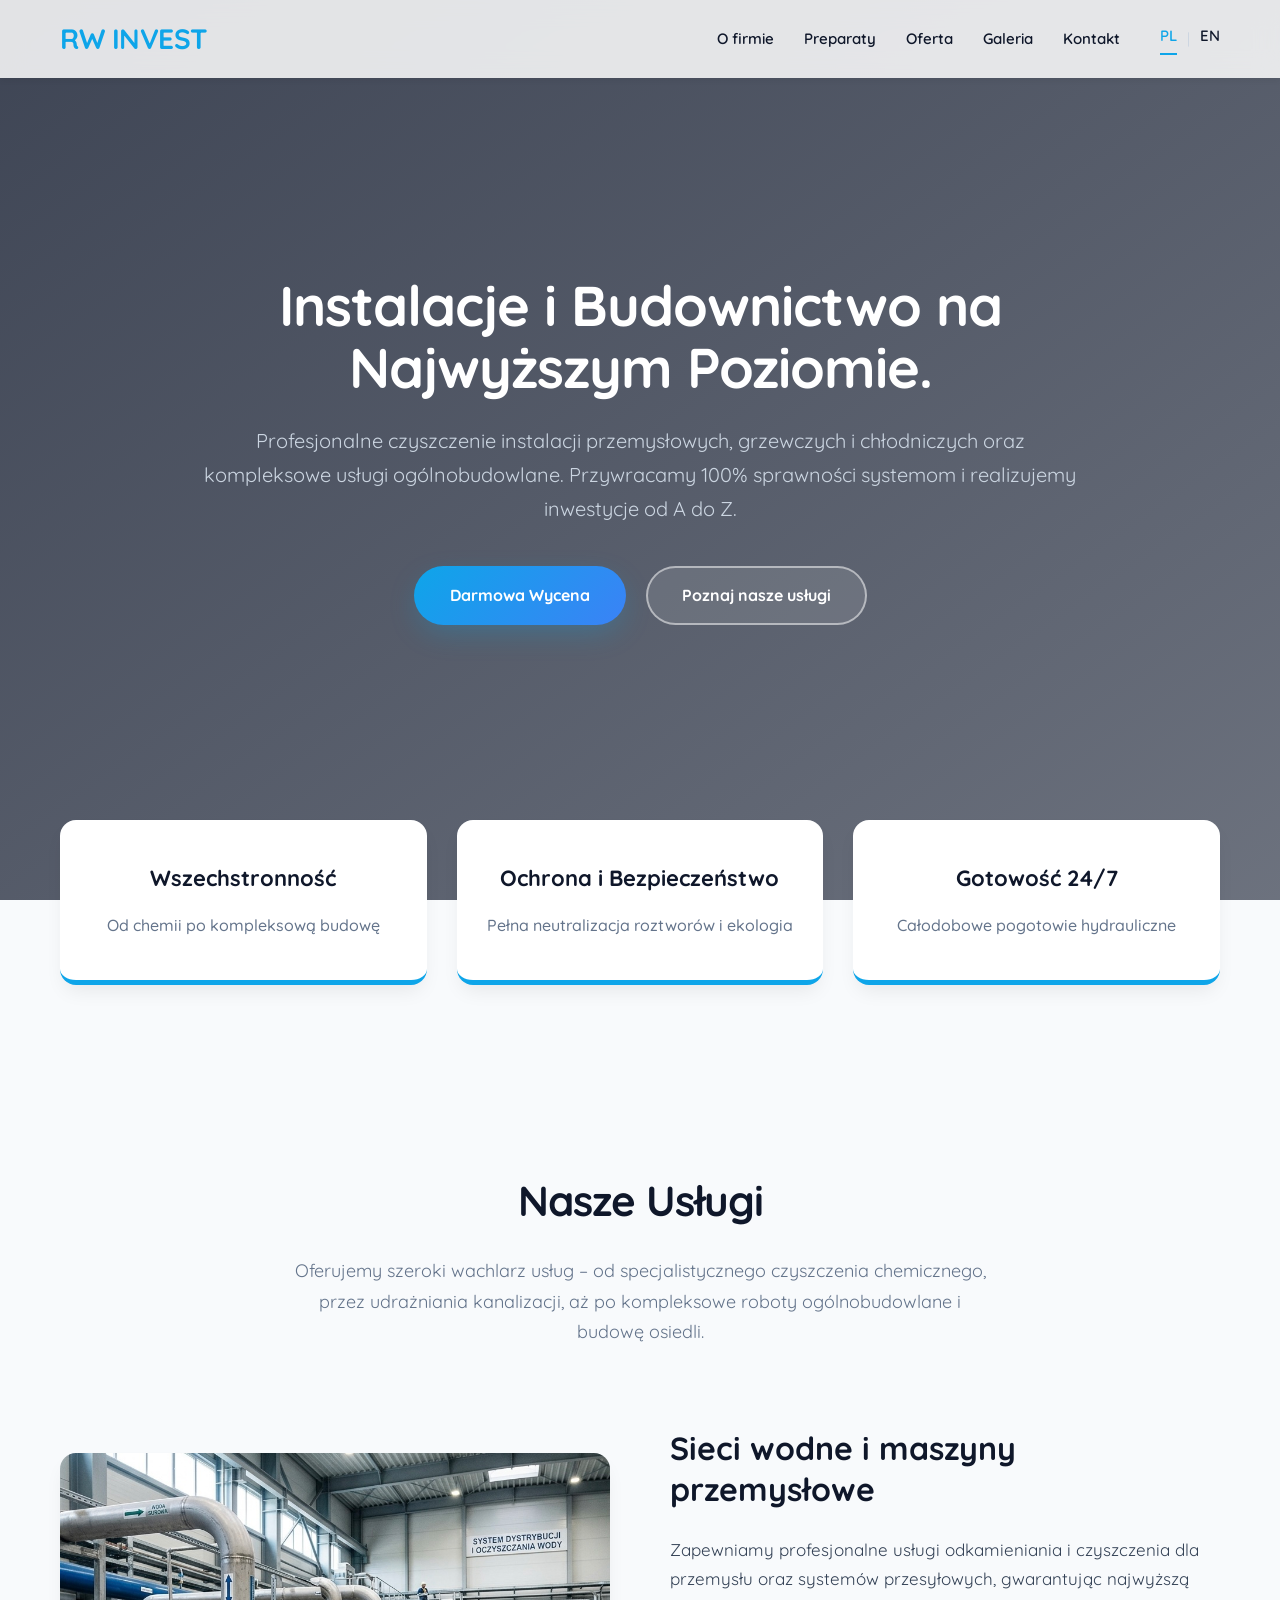
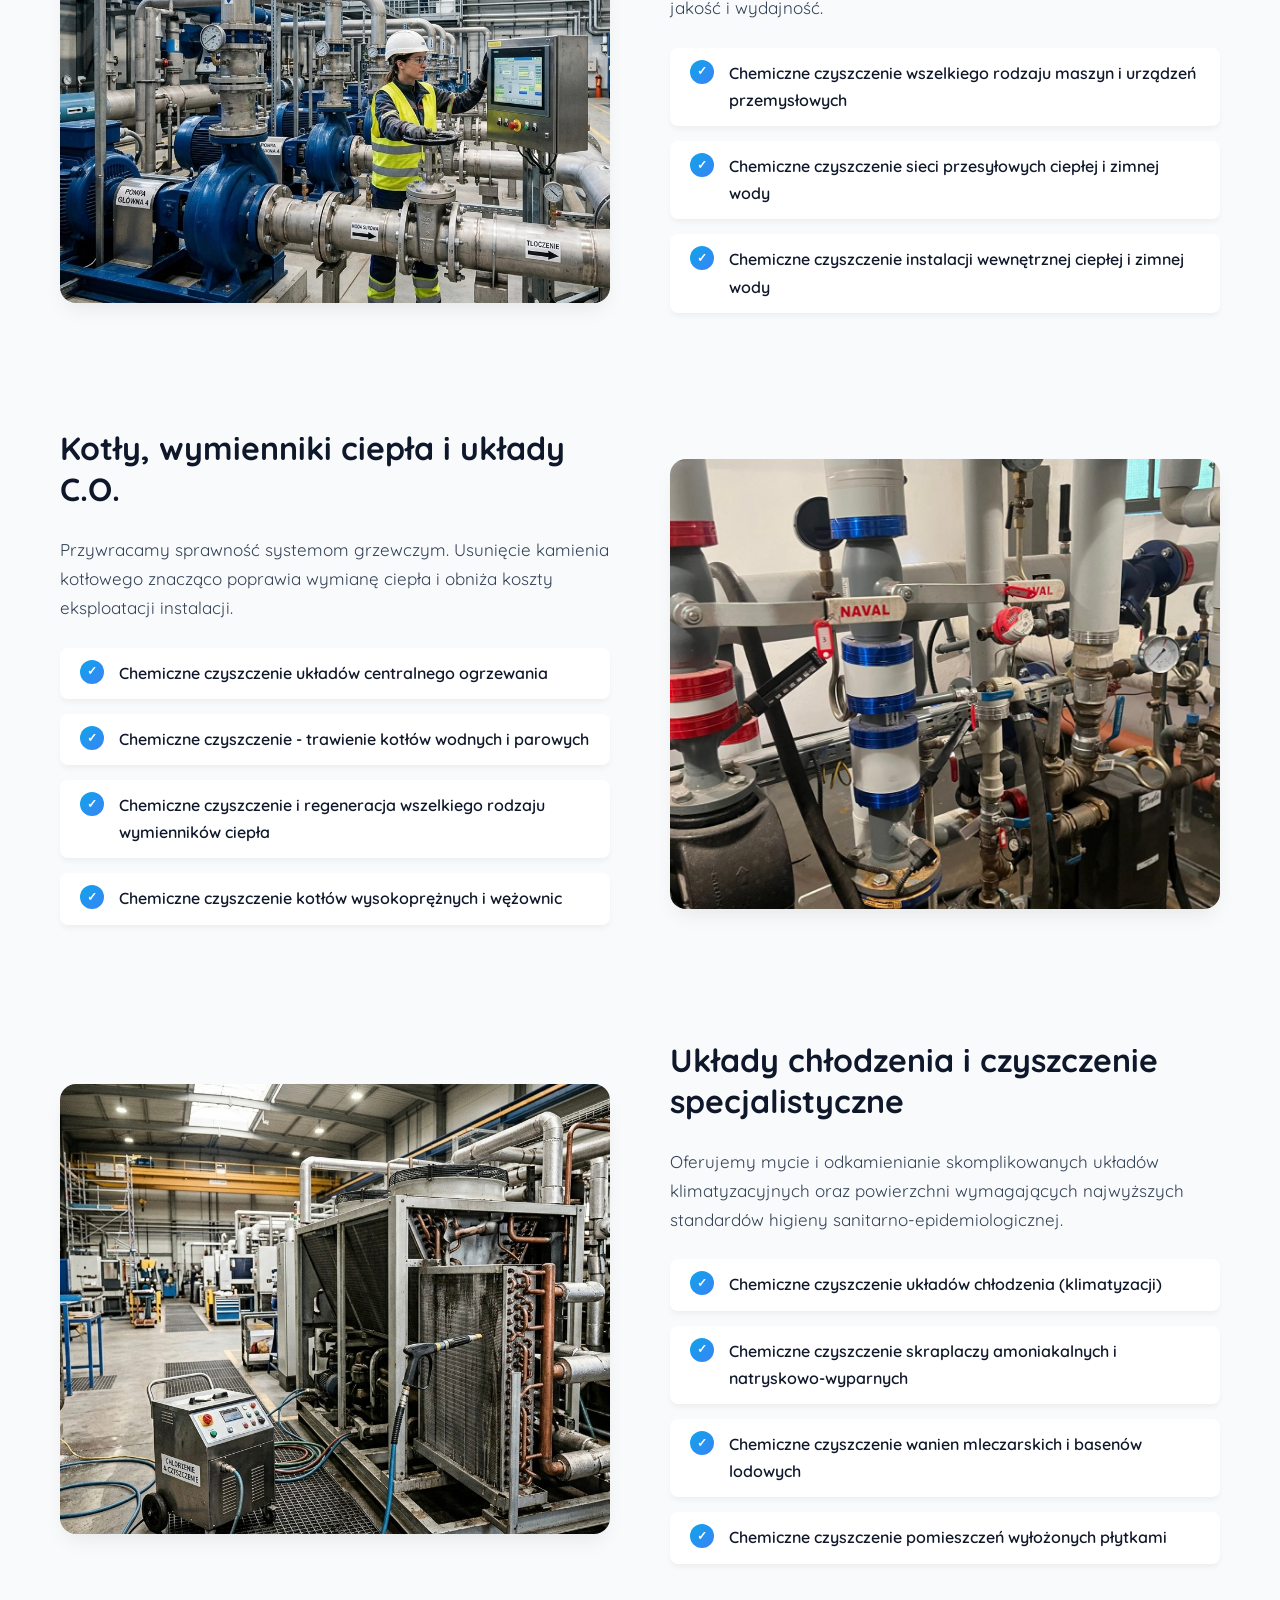
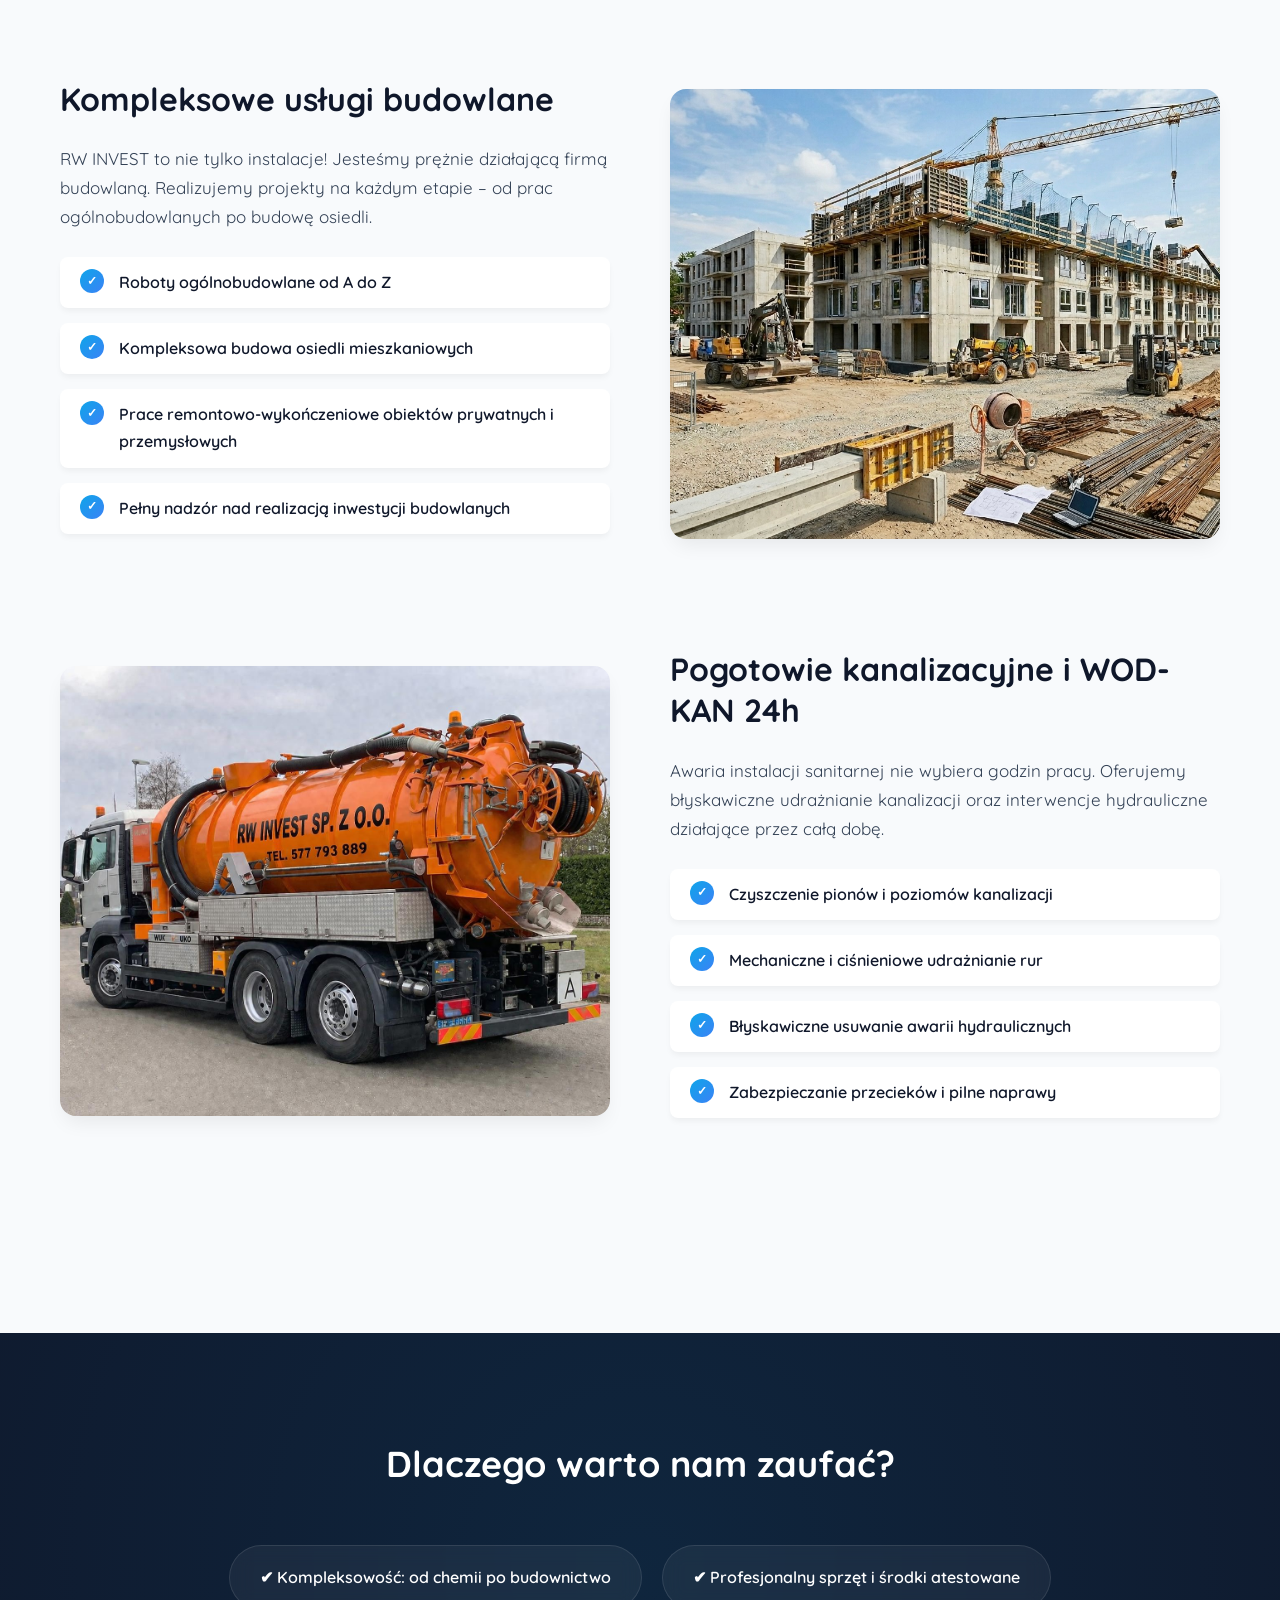
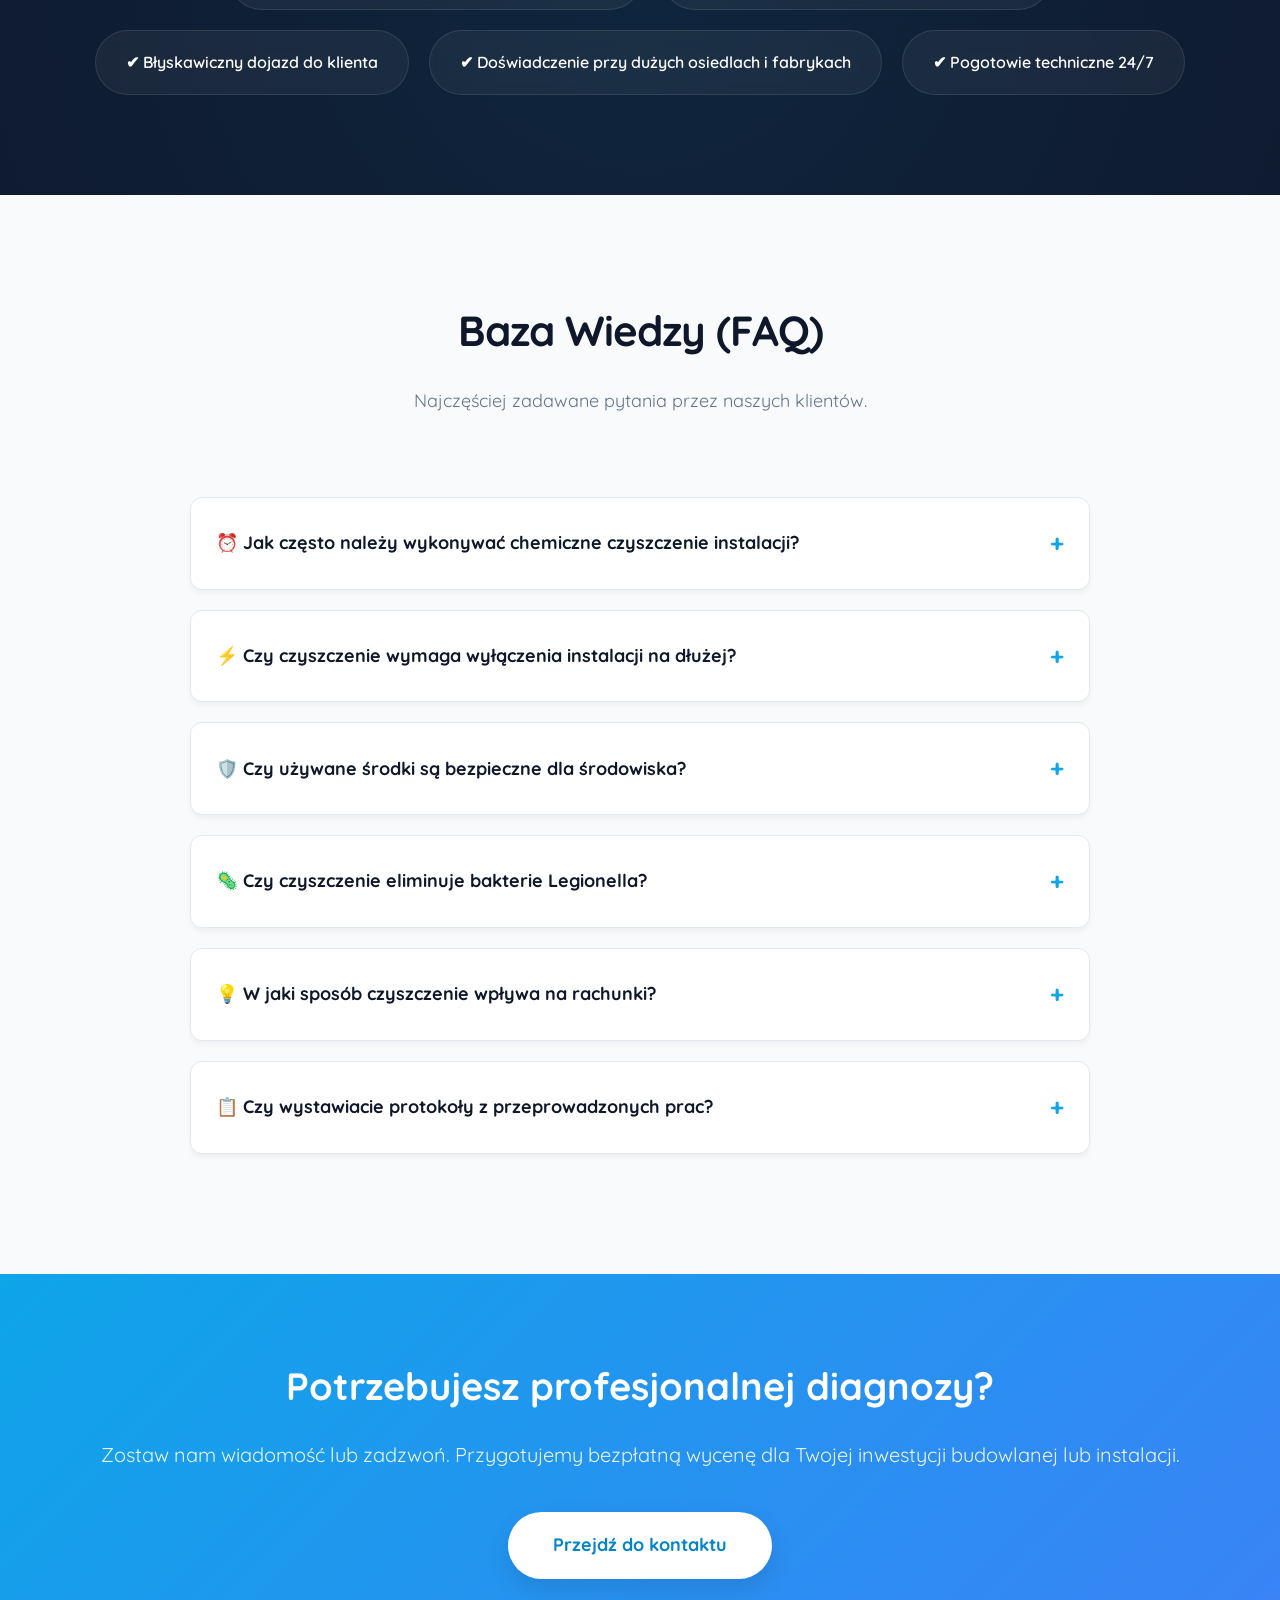
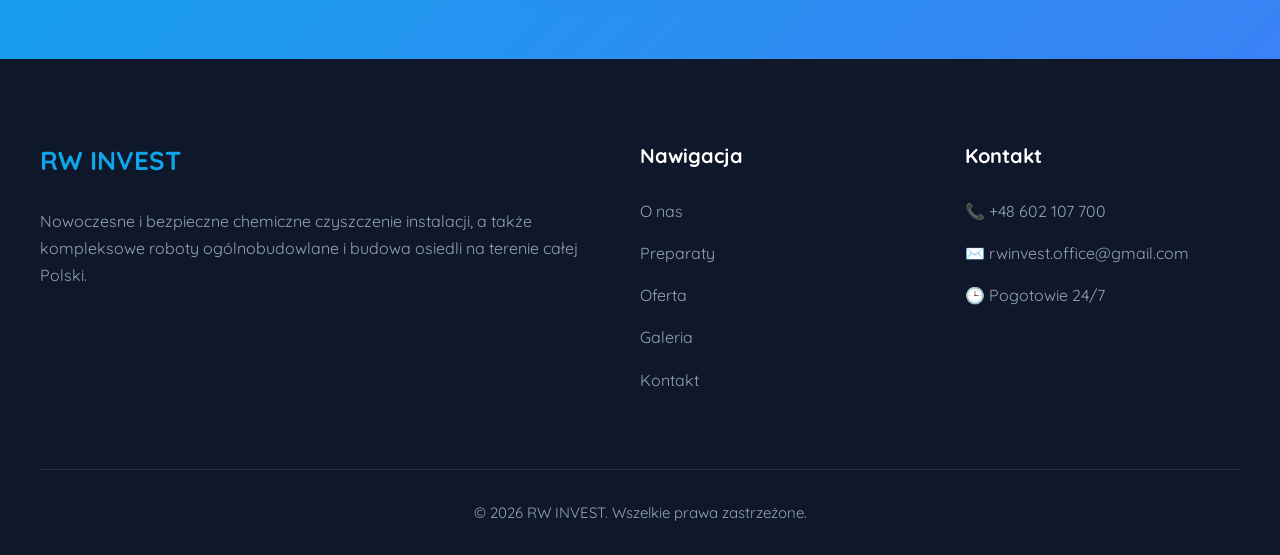
<file: index.html>
<!DOCTYPE html>
<html lang="pl">
<head>
    <meta charset="UTF-8">
    <meta name="viewport" content="width=device-width, initial-scale=1.0">
    <title>RW INVEST - Chemiczne Czyszczenie Instalacji i Usługi Budowlane</title>

    <link rel="icon" type="image/png" href="favicon.png">

    <meta name="description" content="RW INVEST - profesjonalne chemiczne czyszczenie instalacji przemysłowych, kotłów, wymienników ciepła oraz kompleksowe usługi ogólnobudowlane i budowa osiedli. Zaufaj ekspertom z wieloletnim doświadczeniem.">
    <meta name="keywords" content="RW INVEST, chemiczne czyszczenie instalacji, odkamienianie wymienników, roboty budowlane, budowa osiedli, czyszczenie przemysłowe, pogotowie kanalizacyjne">
    <meta name="author" content="RW INVEST">
    <link href="https://fonts.googleapis.com/css2?family=Quicksand:wght@400;500;600;700&display=swap" rel="stylesheet">
    <link rel="stylesheet" href="style.css">
</head>
<body>

    <header>
        <div class="nav-container">
            <a href="index.html" class="logo">RW INVEST</a>

            <div class="menu-toggle" id="mobile-menu">
                <span class="bar"></span>
                <span class="bar"></span>
                <span class="bar"></span>
            </div>

            <ul class="nav-menu">
                <li><a href="o-firmie.html">O firmie</a></li>
                <li><a href="preparaty.html">Preparaty</a></li>
                <li><a href="uslugi.html">Oferta</a></li>
                <li><a href="galeria.html">Galeria</a></li>
                <li><a href="kontakt.html">Kontakt</a></li>

                <li class="lang-switcher">
                    <a href="#" class="active">PL</a>
                    <span class="lang-separator">|</span>
                    <a href="index-en.html">EN</a>
                </li>
            </ul>
        </div>
    </header>

    <section class="hero">
        <div class="hero-bg"></div>
        <div class="hero-overlay"></div>
        <div class="hero-content">
            <h1>Instalacje i Budownictwo na Najwyższym Poziomie.</h1>
            <p>Profesjonalne czyszczenie instalacji przemysłowych, grzewczych i chłodniczych oraz kompleksowe usługi ogólnobudowlane. Przywracamy 100% sprawności systemom i realizujemy inwestycje od A do Z.</p>
            <div class="hero-buttons">
                <a href="kontakt.html" class="btn-primary">Darmowa Wycena</a>
                <a href="#services" class="btn-outline">Poznaj nasze usługi</a>
            </div>
        </div>
    </section>

    <div class="features-wrapper">
        <div class="feature-box reveal delay-1">
            <h4>Wszechstronność</h4>
            <p>Od chemii po kompleksową budowę</p>
        </div>
        <div class="feature-box reveal delay-2">
            <h4>Ochrona i Bezpieczeństwo</h4>
            <p>Pełna neutralizacja roztworów i ekologia</p>
        </div>
        <div class="feature-box reveal delay-3">
            <h4>Gotowość 24/7</h4>
            <p>Całodobowe pogotowie hydrauliczne</p>
        </div>
    </div>

    <section class="section" id="services">
        <div class="section-header reveal">
            <h2>Nasze Usługi</h2>
            <p>Oferujemy szeroki wachlarz usług – od specjalistycznego czyszczenia chemicznego, przez udrażniania kanalizacji, aż po kompleksowe roboty ogólnobudowlane i budowę osiedli.</p>
        </div>

        <div class="service-row reveal">
            <div class="service-text">
                <h2>Sieci wodne i maszyny przemysłowe</h2>
                <p>Zapewniamy profesjonalne usługi odkamieniania i czyszczenia dla przemysłu oraz systemów przesyłowych, gwarantując najwyższą jakość i wydajność.</p>
                <ul class="service-list">
                    <li>Chemiczne czyszczenie wszelkiego rodzaju maszyn i urządzeń przemysłowych</li>
                    <li>Chemiczne czyszczenie sieci przesyłowych ciepłej i zimnej wody</li>
                    <li>Chemiczne czyszczenie instalacji wewnętrznej ciepłej i zimnej wody</li>
                </ul>
            </div>
            <div class="service-image">
                <img src="img/sieci_wodne.jpg" alt="Czyszczenie maszyn i sieci wodnych">
            </div>
        </div>

        <div class="service-row reveal">
            <div class="service-text">
                <h2>Kotły, wymienniki ciepła i układy C.O.</h2>
                <p>Przywracamy sprawność systemom grzewczym. Usunięcie kamienia kotłowego znacząco poprawia wymianę ciepła i obniża koszty eksploatacji instalacji.</p>
                <ul class="service-list">
                    <li>Chemiczne czyszczenie układów centralnego ogrzewania</li>
                    <li>Chemiczne czyszczenie - trawienie kotłów wodnych i parowych</li>
                    <li>Chemiczne czyszczenie i regeneracja wszelkiego rodzaju wymienników ciepła</li>
                    <li>Chemiczne czyszczenie kotłów wysokoprężnych i wężownic</li>
                </ul>
            </div>
            <div class="service-image">
                <img src="img/wymiennik.JPG" alt="Kotły i wymienniki ciepła">
            </div>
        </div>

        <div class="service-row reveal">
            <div class="service-text">
                <h2>Układy chłodzenia i czyszczenie specjalistyczne</h2>
                <p>Oferujemy mycie i odkamienianie skomplikowanych układów klimatyzacyjnych oraz powierzchni wymagających najwyższych standardów higieny sanitarno-epidemiologicznej.</p>
                <ul class="service-list">
                    <li>Chemiczne czyszczenie układów chłodzenia (klimatyzacji)</li>
                    <li>Chemiczne czyszczenie skraplaczy amoniakalnych i natryskowo-wyparnych</li>
                    <li>Chemiczne czyszczenie wanien mleczarskich i basenów lodowych</li>
                    <li>Chemiczne czyszczenie pomieszczeń wyłożonych płytkami</li>
                </ul>
            </div>
            <div class="service-image">
                <img src="img/układy_chłodzenia.jpg" alt="Układy chłodzenia">
            </div>
        </div>

        <div class="service-row reveal">
            <div class="service-text">
                <h2>Kompleksowe usługi budowlane</h2>
                <p>RW INVEST to nie tylko instalacje! Jesteśmy prężnie działającą firmą budowlaną. Realizujemy projekty na każdym etapie – od prac ogólnobudowlanych po budowę osiedli.</p>
                <ul class="service-list">
                    <li>Roboty ogólnobudowlane od A do Z</li>
                    <li>Kompleksowa budowa osiedli mieszkaniowych</li>
                    <li>Prace remontowo-wykończeniowe obiektów prywatnych i przemysłowych</li>
                    <li>Pełny nadzór nad realizacją inwestycji budowlanych</li>
                </ul>
            </div>
            <div class="service-image">
                <img src="img/budowa.jpg" alt="Roboty budowlane i budowa osiedli">
            </div>
        </div>

        <div class="service-row reveal">
            <div class="service-text">
                <h2>Pogotowie kanalizacyjne i WOD-KAN 24h</h2>
                <p>Awaria instalacji sanitarnej nie wybiera godzin pracy. Oferujemy błyskawiczne udrażnianie kanalizacji oraz interwencje hydrauliczne działające przez całą dobę.</p>
                <ul class="service-list">
                    <li>Czyszczenie pionów i poziomów kanalizacji</li>
                    <li>Mechaniczne i ciśnieniowe udrażnianie rur</li>
                    <li>Błyskawiczne usuwanie awarii hydraulicznych</li>
                    <li>Zabezpieczanie przecieków i pilne naprawy</li>
                </ul>
            </div>
            <div class="service-image">
                <img src="img/truck.jpg" alt="Pogotowie 24h">
            </div>
        </div>
    </section>

    <section class="why-us-section">
        <h2 class="reveal" style="font-size: 36px; margin-bottom: 20px;">Dlaczego warto nam zaufać?</h2>
        <div class="why-us-grid reveal delay-1">
            <div class="why-us-item">✔ Kompleksowość: od chemii po budownictwo</div>
            <div class="why-us-item">✔ Profesjonalny sprzęt i środki atestowane</div>
            <div class="why-us-item">✔ Błyskawiczny dojazd do klienta</div>
            <div class="why-us-item">✔ Doświadczenie przy dużych osiedlach i fabrykach</div>
            <div class="why-us-item">✔ Pogotowie techniczne 24/7</div>
        </div>
    </section>

    <section class="faq-section" id="faq">
        <div class="section-header reveal">
            <h2>Baza Wiedzy (FAQ)</h2>
            <p>Najczęściej zadawane pytania przez naszych klientów.</p>
        </div>
        <div class="faq-container reveal delay-1">
            
            <div class="faq-item">
                <div class="faq-question">⏰ Jak często należy wykonywać chemiczne czyszczenie instalacji? <span class="icon">+</span></div>
                <div class="faq-answer">
                    <p><br>Dla instalacji w budynkach wielorodzinnych i hotelach zaleca się czyszczenie co 2–5 lat. W obiektach o podwyższonym ryzyku sanitarnym (np. szpitale) – nawet co 12–24 miesiące.<br><br></p>
                </div>
            </div>

            <div class="faq-item">
                <div class="faq-question">⚡ Czy czyszczenie wymaga wyłączenia instalacji na dłużej? <span class="icon">+</span></div>
                <div class="faq-answer">
                    <p><br>Typowy proces chemicznego czyszczenia trwa od kilku godzin do jednego dnia roboczego. W przypadku dużych instalacji harmonogram prac ustalamy indywidualnie, np. na weekend.<br><br></p>
                </div>
            </div>

            <div class="faq-item">
                <div class="faq-question">🛡️ Czy używane środki są bezpieczne dla środowiska? <span class="icon">+</span></div>
                <div class="faq-answer">
                    <p><br>Tak, stosujemy wyłącznie atestowane, niekorozyjne preparaty. Po procesie przeprowadzamy pełną neutralizację chemiczną i dokładne płukanie, co gwarantuje 100% bezpieczeństwa.<br><br></p>
                </div>
            </div>

            <div class="faq-item">
                <div class="faq-question">🦠 Czy czyszczenie eliminuje bakterie Legionella? <span class="icon">+</span></div>
                <div class="faq-answer">
                    <p><br>Zdecydowanie tak. Nasze chemiczne płukanie instalacji C.W.U. skutecznie usuwa biofilm, który jest głównym siedliskiem i pożywką dla bakterii Legionella.<br><br></p>
                </div>
            </div>

            <div class="faq-item">
                <div class="faq-question">💡 W jaki sposób czyszczenie wpływa na rachunki? <span class="icon">+</span></div>
                <div class="faq-answer">
                    <p><br>Osady z kamienia kotłowego działają jak izolator. Ich usunięcie poprawia wymianę ciepła, co może obniżyć zużycie energii potrzebnej do ogrzewania lub chłodzenia nawet o 15–20%.<br><br></p>
                </div>
            </div>

            <div class="faq-item">
                <div class="faq-question">📋 Czy wystawiacie protokoły z przeprowadzonych prac? <span class="icon">+</span></div>
                <div class="faq-answer">
                    <p><br>Każde zlecenie zamykamy oficjalnym raportem technicznym oraz protokołem. Dla instytucji przygotowujemy wymaganą dokumentację do przedłożenia w Sanepidzie i innych organach kontrolnych.<br><br></p>
                </div>
            </div>

        </div>
    </section>

    <section class="cta-contact reveal">
        <h2>Potrzebujesz profesjonalnej diagnozy?</h2>
        <p>Zostaw nam wiadomość lub zadzwoń. Przygotujemy bezpłatną wycenę dla Twojej inwestycji budowlanej lub instalacji.</p>
        <a href="kontakt.html" class="btn-cta">Przejdź do kontaktu</a>
    </section>

    <footer>
        <div class="footer-grid">
            <div class="footer-col">
                <h4 style="color: var(--primary); font-size: 26px;">RW INVEST</h4>
                <p>Nowoczesne i bezpieczne chemiczne czyszczenie instalacji, a także kompleksowe roboty ogólnobudowlane i budowa osiedli na terenie całej Polski.</p>
            </div>
            <div class="footer-col">
                <h4>Nawigacja</h4>
                <ul>
                    <li><a href="o-firmie.html">O nas</a></li>
                    <li><a href="preparaty.html">Preparaty</a></li>
                    <li><a href="uslugi.html">Oferta</a></li>
                    <li><a href="galeria.html">Galeria</a></li>
                    <li><a href="kontakt.html">Kontakt</a></li>
                </ul>
            </div>
            <div class="footer-col">
                <h4>Kontakt</h4>
                <ul>
                    <li>📞 +48 602 107 700</li>
                    <li>✉️ rwinvest.office@gmail.com</li>
                    <li>🕒 Pogotowie 24/7</li>
                </ul>
            </div>
        </div>
        <div class="footer-bottom">
            <p>&copy; 2026 RW INVEST. Wszelkie prawa zastrzeżone.</p>
        </div>
    </footer>

    <script src="script.js"></script>
</body>
</html>
</file>
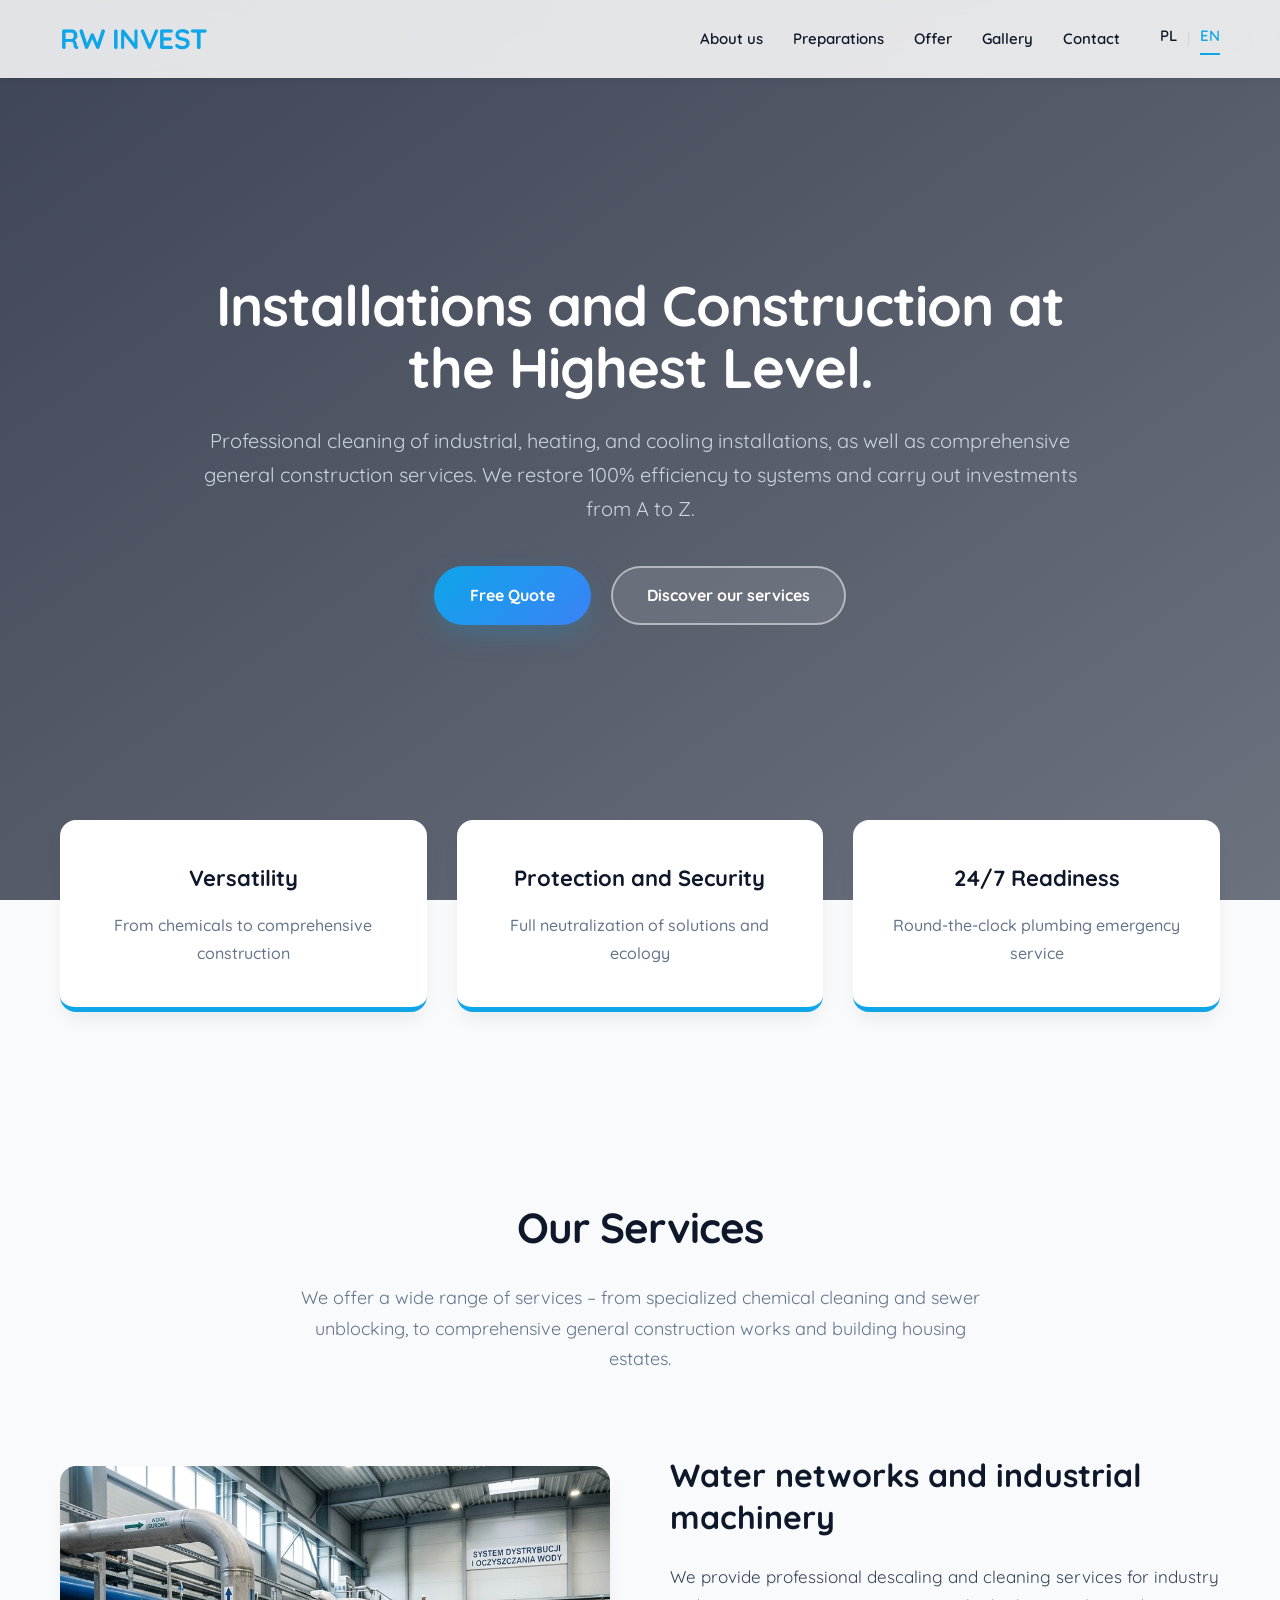
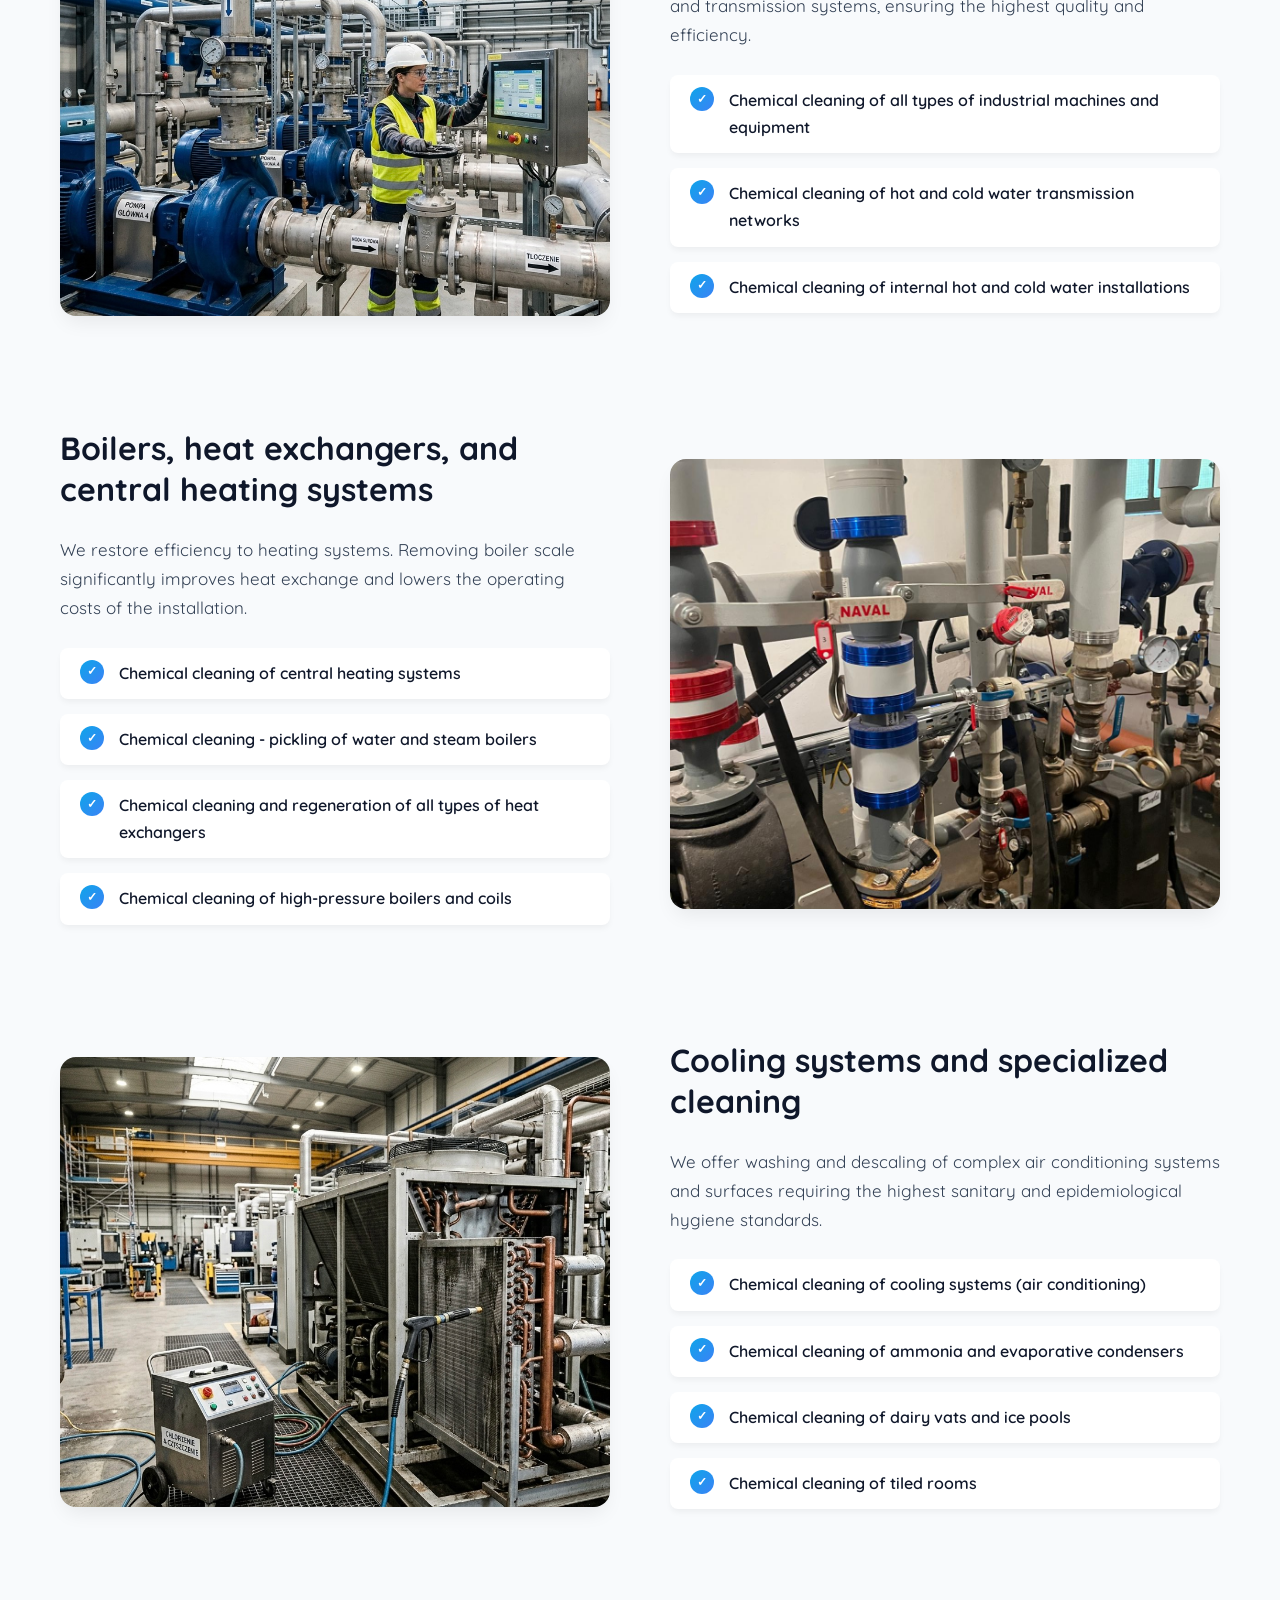
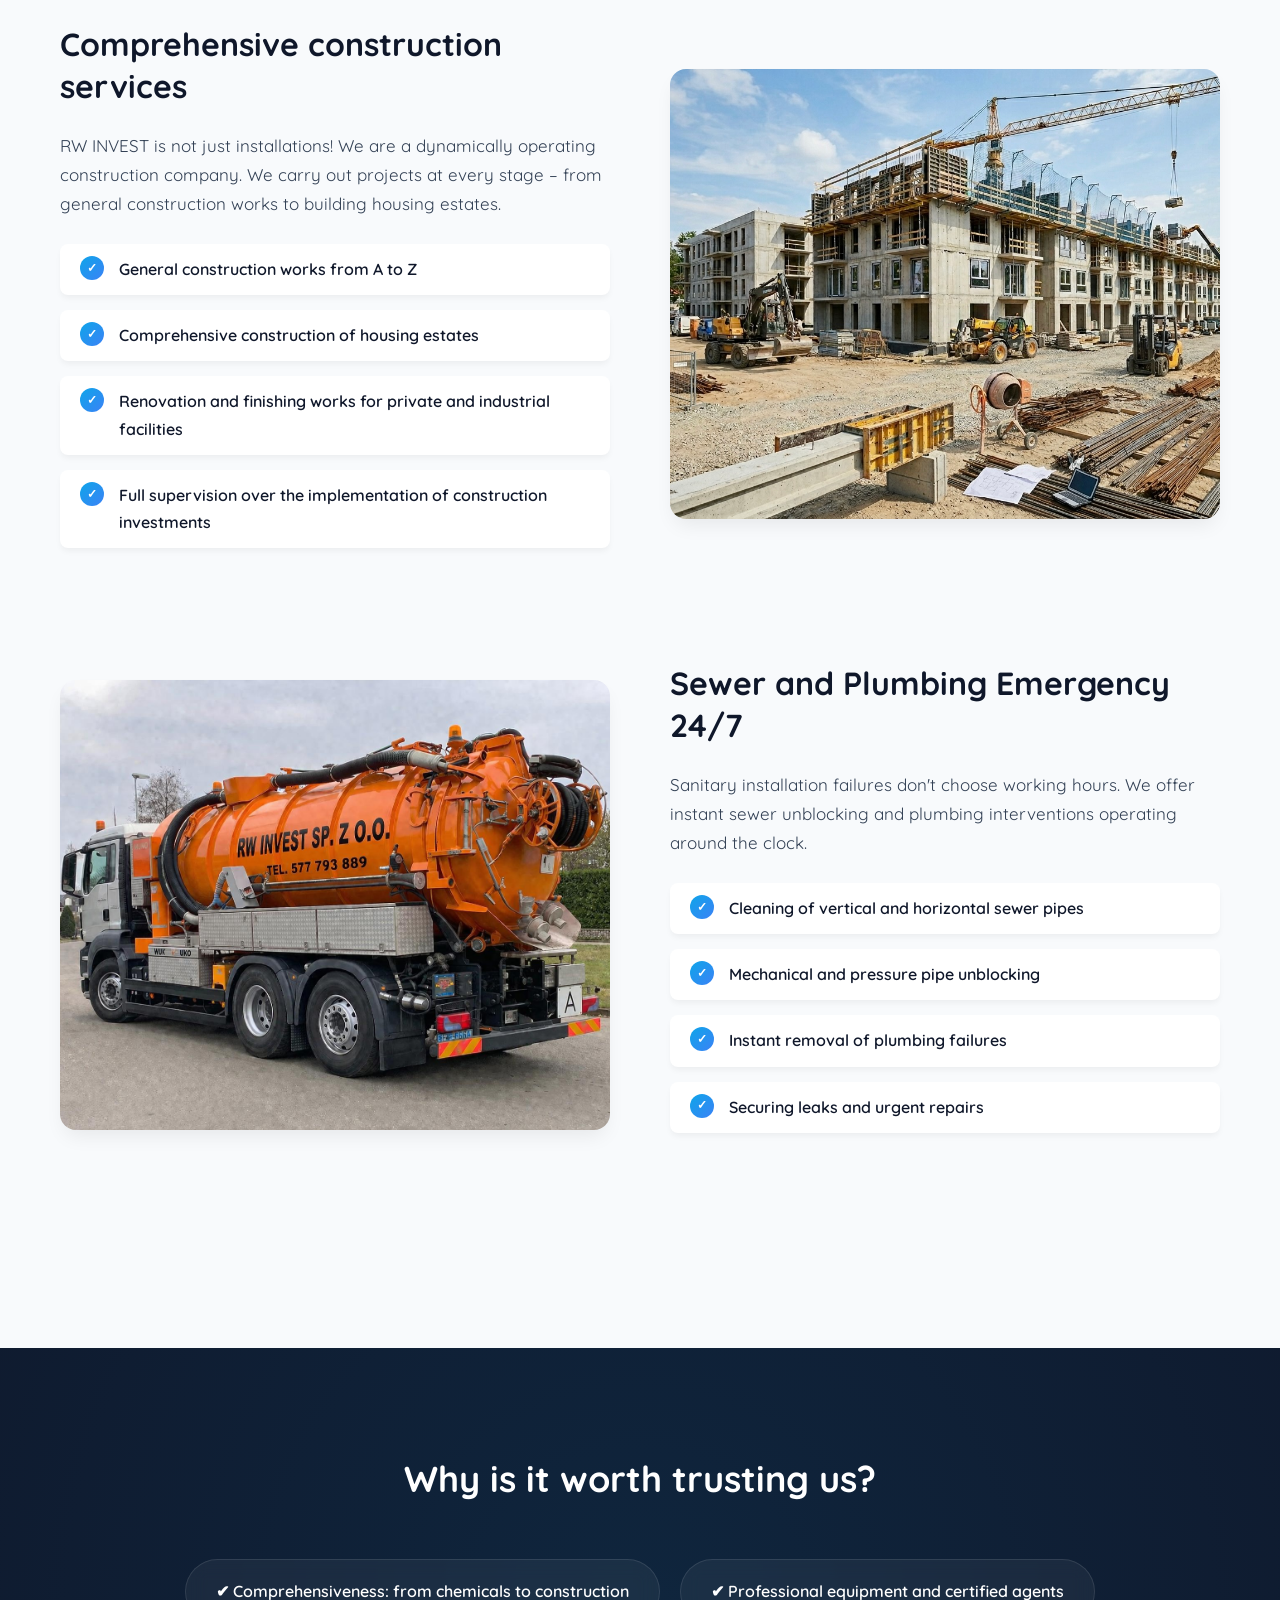
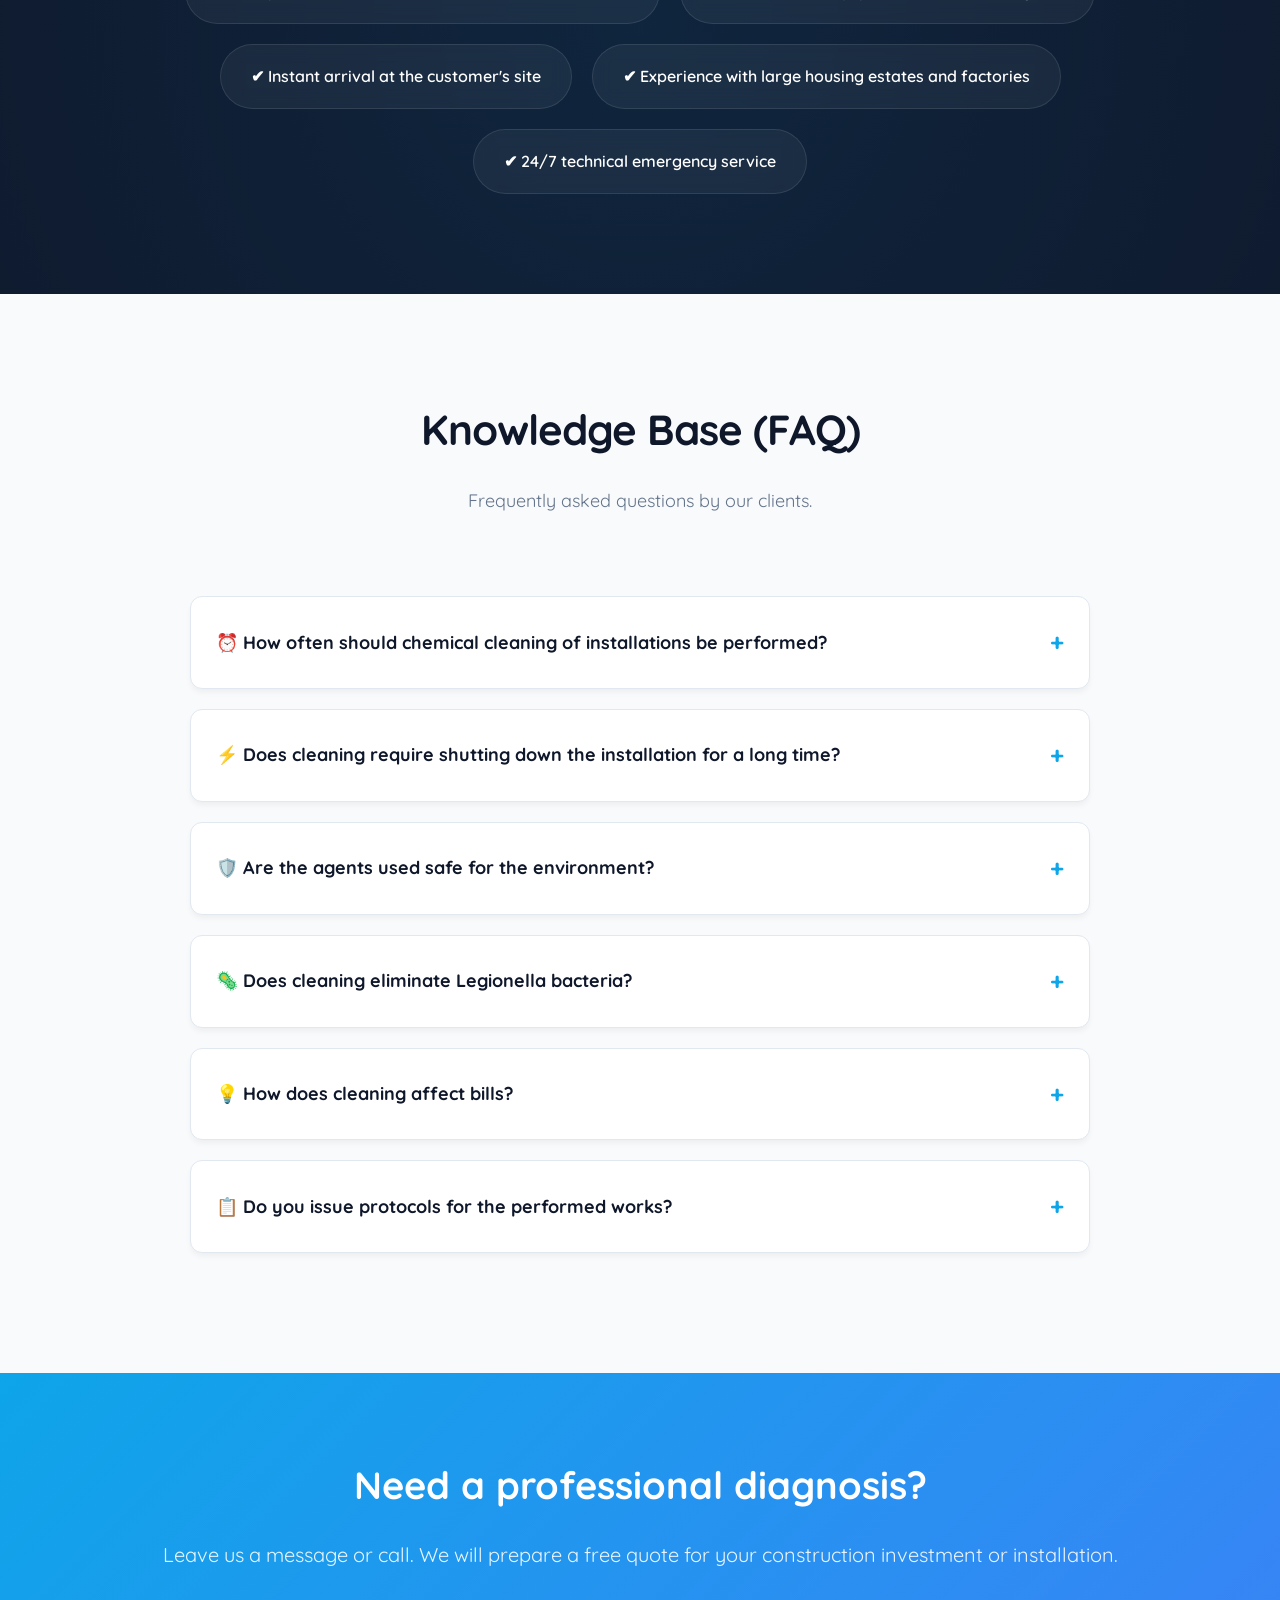
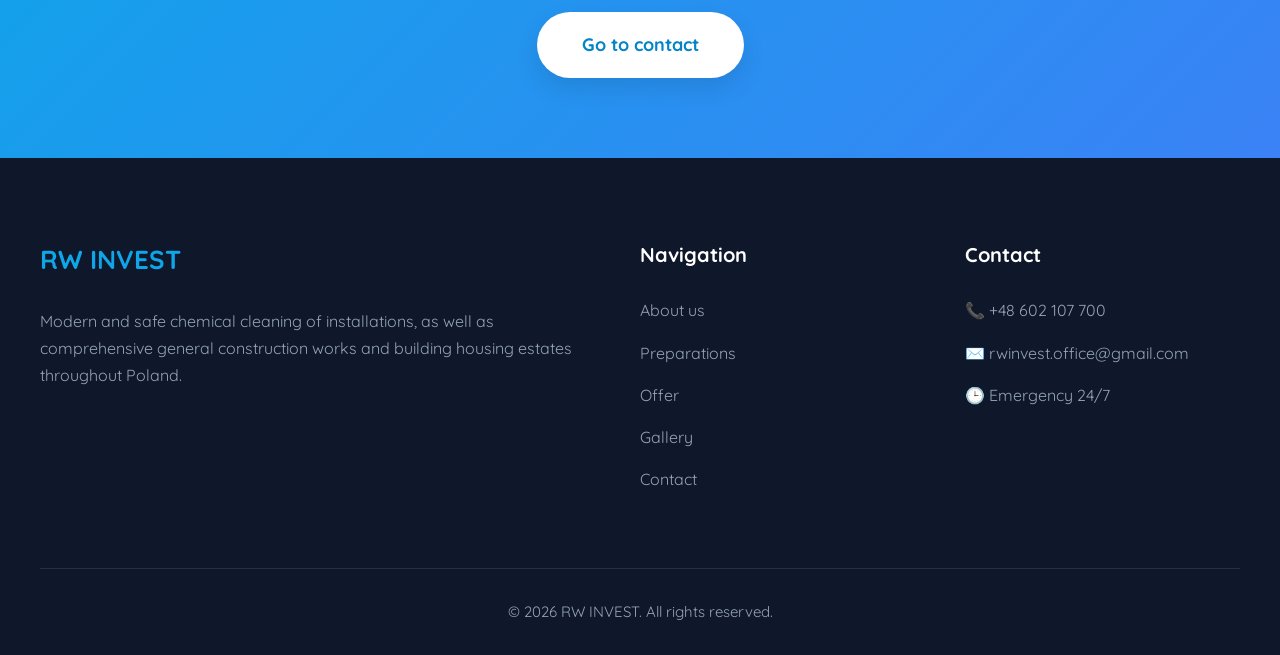
<file: index-en.html>
<!DOCTYPE html>
<html lang="en">
<head>
    <meta charset="UTF-8">
    <meta name="viewport" content="width=device-width, initial-scale=1.0">
    <title>RW INVEST - Chemical Cleaning of Installations and Construction Services</title>

    <link rel="icon" type="image/png" href="favicon.png">

    <meta name="description" content="RW INVEST - profesjonalne chemiczne czyszczenie instalacji przemysłowych, kotłów, wymienników ciepła oraz kompleksowe usługi ogólnobudowlane i budowa osiedli. Zaufaj ekspertom z wieloletnim doświadczeniem.">
    <meta name="keywords" content="RW INVEST, chemiczne czyszczenie instalacji, odkamienianie wymienników, roboty budowlane, budowa osiedli, czyszczenie przemysłowe, pogotowie kanalizacyjne">
    <meta name="author" content="RW INVEST">
    <link href="https://fonts.googleapis.com/css2?family=Quicksand:wght@400;500;600;700&display=swap" rel="stylesheet">
    <link rel="stylesheet" href="style.css">
</head>
<body>

    <header>
        <div class="nav-container">
            <a href="index-en.html" class="logo">RW INVEST</a>

            <div class="menu-toggle" id="mobile-menu">
                <span class="bar"></span>
                <span class="bar"></span>
                <span class="bar"></span>
            </div>

            <ul class="nav-menu">
                <li><a href="o-firmie-en.html">About us</a></li>
                <li><a href="preparaty-en.html">Preparations</a></li>
                <li><a href="uslugi-en.html">Offer</a></li>
                <li><a href="galeria-en.html">Gallery</a></li>
                <li><a href="kontakt-en.html">Contact</a></li>

                <li class="lang-switcher">
                    <a href="index.html">PL</a>
                    <span class="lang-separator">|</span>
                    <a href="#" class="active">EN</a>
                </li>
            </ul>
        </div>
    </header>

    <section class="hero">
        <div class="hero-bg"></div>
        <div class="hero-overlay"></div>
        <div class="hero-content">
            <h1>Installations and Construction at the Highest Level.</h1>
            <p>Professional cleaning of industrial, heating, and cooling installations, as well as comprehensive general construction services. We restore 100% efficiency to systems and carry out investments from A to Z.</p>
            <div class="hero-buttons">
                <a href="kontakt-en.html" class="btn-primary">Free Quote</a>
                <a href="#services" class="btn-outline">Discover our services</a>
            </div>
        </div>
    </section>

    <div class="features-wrapper">
        <div class="feature-box reveal delay-1">
            <h4>Versatility</h4>
            <p>From chemicals to comprehensive construction</p>
        </div>
        <div class="feature-box reveal delay-2">
            <h4>Protection and Security</h4>
            <p>Full neutralization of solutions and ecology</p>
        </div>
        <div class="feature-box reveal delay-3">
            <h4>24/7 Readiness</h4>
            <p>Round-the-clock plumbing emergency service</p>
        </div>
    </div>

    <section class="section" id="services">
        <div class="section-header reveal">
            <h2>Our Services</h2>
            <p>We offer a wide range of services – from specialized chemical cleaning and sewer unblocking, to comprehensive general construction works and building housing estates.</p>
        </div>

        <div class="service-row reveal">
            <div class="service-text">
                <h2>Water networks and industrial machinery</h2>
                <p>We provide professional descaling and cleaning services for industry and transmission systems, ensuring the highest quality and efficiency.</p>
                <ul class="service-list">
                    <li>Chemical cleaning of all types of industrial machines and equipment</li>
                    <li>Chemical cleaning of hot and cold water transmission networks</li>
                    <li>Chemical cleaning of internal hot and cold water installations</li>
                </ul>
            </div>
            <div class="service-image">
                <img src="img/sieci_wodne.jpg" alt="Cleaning of machines and water networks">
            </div>
        </div>

        <div class="service-row reveal">
            <div class="service-text">
                <h2>Boilers, heat exchangers, and central heating systems</h2>
                <p>We restore efficiency to heating systems. Removing boiler scale significantly improves heat exchange and lowers the operating costs of the installation.</p>
                <ul class="service-list">
                    <li>Chemical cleaning of central heating systems</li>
                    <li>Chemical cleaning - pickling of water and steam boilers</li>
                    <li>Chemical cleaning and regeneration of all types of heat exchangers</li>
                    <li>Chemical cleaning of high-pressure boilers and coils</li>
                </ul>
            </div>
            <div class="service-image">
                <img src="img/wymiennik.JPG" alt="Boilers and heat exchangers">
            </div>
        </div>

        <div class="service-row reveal">
            <div class="service-text">
                <h2>Cooling systems and specialized cleaning</h2>
                <p>We offer washing and descaling of complex air conditioning systems and surfaces requiring the highest sanitary and epidemiological hygiene standards.</p>
                <ul class="service-list">
                    <li>Chemical cleaning of cooling systems (air conditioning)</li>
                    <li>Chemical cleaning of ammonia and evaporative condensers</li>
                    <li>Chemical cleaning of dairy vats and ice pools</li>
                    <li>Chemical cleaning of tiled rooms</li>
                </ul>
            </div>
            <div class="service-image">
                <img src="img/układy_chłodzenia.jpg" alt="Cooling systems">
            </div>
        </div>

        <div class="service-row reveal">
            <div class="service-text">
                <h2>Comprehensive construction services</h2>
                <p>RW INVEST is not just installations! We are a dynamically operating construction company. We carry out projects at every stage – from general construction works to building housing estates.</p>
                <ul class="service-list">
                    <li>General construction works from A to Z</li>
                    <li>Comprehensive construction of housing estates</li>
                    <li>Renovation and finishing works for private and industrial facilities</li>
                    <li>Full supervision over the implementation of construction investments</li>
                </ul>
            </div>
            <div class="service-image">
                <img src="img/budowa.jpg" alt="Construction works and housing estates">
            </div>
        </div>

        <div class="service-row reveal">
            <div class="service-text">
                <h2>Sewer and Plumbing Emergency 24/7</h2>
                <p>Sanitary installation failures don't choose working hours. We offer instant sewer unblocking and plumbing interventions operating around the clock.</p>
                <ul class="service-list">
                    <li>Cleaning of vertical and horizontal sewer pipes</li>
                    <li>Mechanical and pressure pipe unblocking</li>
                    <li>Instant removal of plumbing failures</li>
                    <li>Securing leaks and urgent repairs</li>
                </ul>
            </div>
            <div class="service-image">
                <img src="img/truck.jpg" alt="24/7 Emergency Service">
            </div>
        </div>
    </section>

    <section class="why-us-section">
        <h2 class="reveal" style="font-size: 36px; margin-bottom: 20px;">Why is it worth trusting us?</h2>
        <div class="why-us-grid reveal delay-1">
            <div class="why-us-item">✔ Comprehensiveness: from chemicals to construction</div>
            <div class="why-us-item">✔ Professional equipment and certified agents</div>
            <div class="why-us-item">✔ Instant arrival at the customer's site</div>
            <div class="why-us-item">✔ Experience with large housing estates and factories</div>
            <div class="why-us-item">✔ 24/7 technical emergency service</div>
        </div>
    </section>

    <section class="faq-section" id="faq">
        <div class="section-header reveal">
            <h2>Knowledge Base (FAQ)</h2>
            <p>Frequently asked questions by our clients.</p>
        </div>
        <div class="faq-container reveal delay-1">
            
            <div class="faq-item">
                <div class="faq-question">⏰ How often should chemical cleaning of installations be performed? <span class="icon">+</span></div>
                <div class="faq-answer">
                    <p><br>For installations in multi-family buildings and hotels, cleaning is recommended every 2–5 years. In facilities with an increased sanitary risk (e.g., hospitals) – even every 12–24 months.<br><br></p>
                </div>
            </div>

            <div class="faq-item">
                <div class="faq-question">⚡ Does cleaning require shutting down the installation for a long time? <span class="icon">+</span></div>
                <div class="faq-answer">
                    <p><br>A typical chemical cleaning process takes from a few hours to one business day. For large installations, the work schedule is agreed upon individually, e.g., over the weekend.<br><br></p>
                </div>
            </div>

            <div class="faq-item">
                <div class="faq-question">🛡️ Are the agents used safe for the environment? <span class="icon">+</span></div>
                <div class="faq-answer">
                    <p><br>Yes, we use only certified, non-corrosive preparations. After the process, we perform full chemical neutralization and thorough rinsing, which guarantees 100% safety.<br><br></p>
                </div>
            </div>

            <div class="faq-item">
                <div class="faq-question">🦠 Does cleaning eliminate Legionella bacteria? <span class="icon">+</span></div>
                <div class="faq-answer">
                    <p><br>Absolutely. Our chemical rinsing of domestic hot water installations effectively removes biofilm, which is the main habitat and breeding ground for Legionella bacteria.<br><br></p>
                </div>
            </div>

            <div class="faq-item">
                <div class="faq-question">💡 How does cleaning affect bills? <span class="icon">+</span></div>
                <div class="faq-answer">
                    <p><br>Boiler scale deposits act as an insulator. Removing them improves heat exchange, which can reduce the energy consumption needed for heating or cooling by up to 15–20%.<br><br></p>
                </div>
            </div>

            <div class="faq-item">
                <div class="faq-question">📋 Do you issue protocols for the performed works? <span class="icon">+</span></div>
                <div class="faq-answer">
                    <p><br>We close every order with an official technical report and a protocol. For institutions, we prepare the required documentation to be submitted to the Sanitary Inspectorate and other control bodies.<br><br></p>
                </div>
            </div>

        </div>
    </section>

    <section class="cta-contact reveal">
        <h2>Need a professional diagnosis?</h2>
        <p>Leave us a message or call. We will prepare a free quote for your construction investment or installation.</p>
        <a href="kontakt.html" class="btn-cta">Go to contact</a>
    </section>

    <footer>
        <div class="footer-grid">
            <div class="footer-col">
                <h4 style="color: var(--primary); font-size: 26px;">RW INVEST</h4>
                <p>Modern and safe chemical cleaning of installations, as well as comprehensive general construction works and building housing estates throughout Poland.</p>
            </div>
            <div class="footer-col">
                <h4>Navigation</h4>
                <ul>
                    <li><a href="o-firmie-en.html">About us</a></li>
                    <li><a href="preparaty-en.html">Preparations</a></li>
                    <li><a href="uslugi-en.html">Offer</a></li>
                    <li><a href="galeria-en.html">Gallery</a></li>
                    <li><a href="kontakt-en.html">Contact</a></li>
                </ul>
            </div>
            <div class="footer-col">
                <h4>Contact</h4>
                <ul>
                    <li>📞 +48 602 107 700</li>
                    <li>✉️ rwinvest.office@gmail.com</li>
                    <li>🕒 Emergency 24/7</li>
                </ul>
            </div>
        </div>
        <div class="footer-bottom">
            <p>&copy; 2026 RW INVEST. All rights reserved.</p>
        </div>
    </footer>

    <script src="script.js"></script>
</body>
</html>
</file>
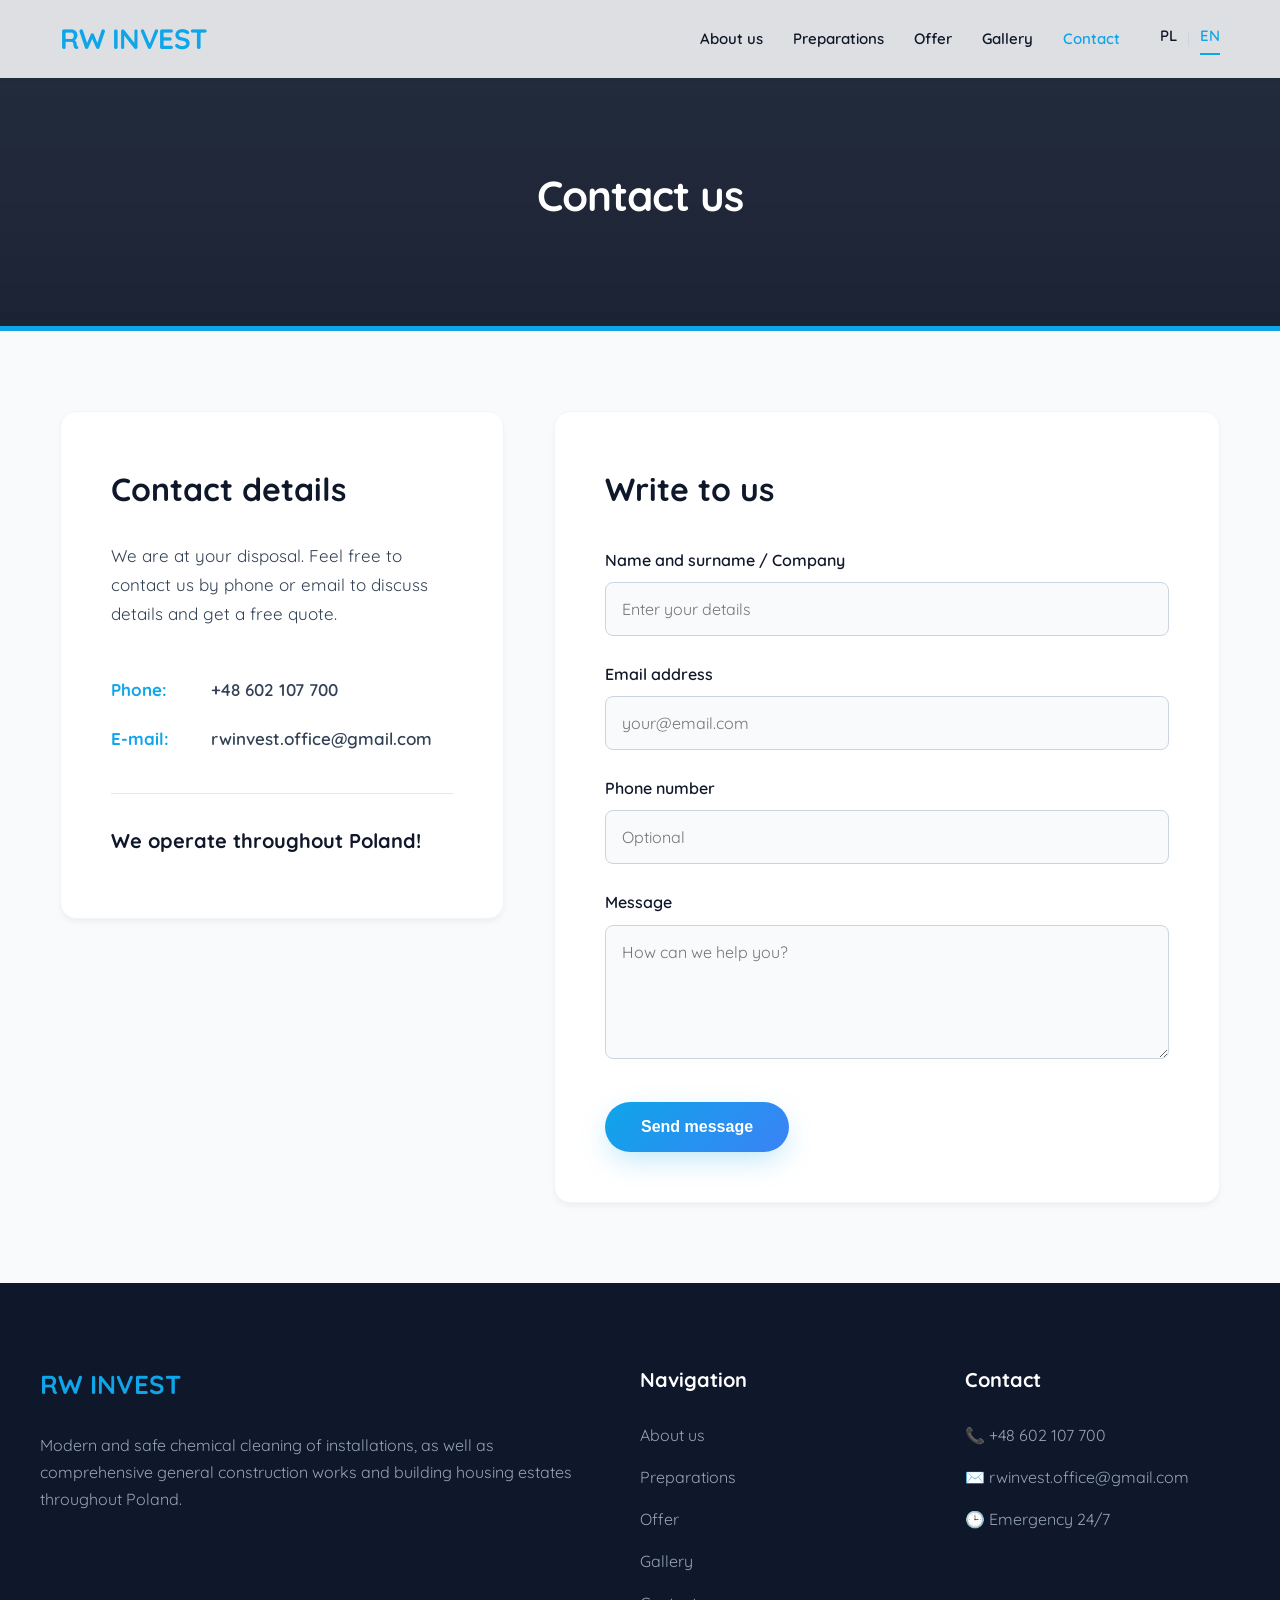
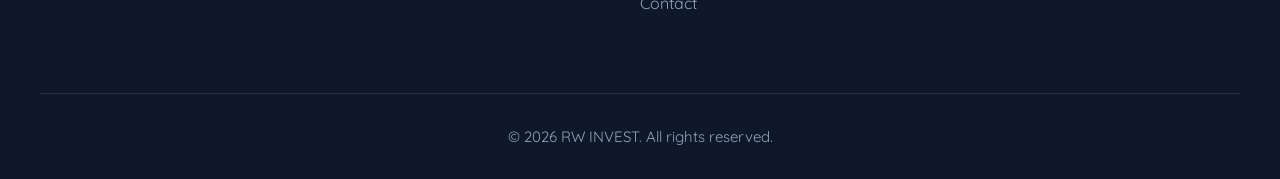
<file: kontakt-en.html>
<!DOCTYPE html>
<html lang="en">
<head>
    <meta charset="UTF-8">
    <meta name="viewport" content="width=device-width, initial-scale=1.0">
    <title>Contact - RW INVEST</title>

    <link rel="icon" type="image/png" href="favicon.png">

    <meta name="description" content="RW INVEST - profesjonalne chemiczne czyszczenie instalacji przemysłowych, kotłów, wymienników ciepła oraz kompleksowe usługi ogólnobudowlane i budowa osiedli. Zaufaj ekspertom z wieloletnim doświadczeniem.">
    <meta name="keywords" content="RW INVEST, chemiczne czyszczenie instalacji, odkamienianie wymienników, roboty budowlane, budowa osiedli, czyszczenie przemysłowe, pogotowie kanalizacyjne">
    <meta name="author" content="RW INVEST">
    <link href="https://fonts.googleapis.com/css2?family=Quicksand:wght@400;600;700&display=swap" rel="stylesheet">
    <link rel="stylesheet" href="style.css">
</head>
<body>

    <header>
        <div class="nav-container">
            <a href="index-en.html" class="logo">RW INVEST</a>

            <div class="menu-toggle" id="mobile-menu">
                <span class="bar"></span>
                <span class="bar"></span>
                <span class="bar"></span>
            </div>

            <ul class="nav-menu">
                <li><a href="o-firmie-en.html">About us</a></li>
                <li><a href="preparaty-en.html">Preparations</a></li>
                <li><a href="uslugi-en.html">Offer</a></li>
                <li><a href="galeria-en.html">Gallery</a></li>
                <li><a href="kontakt-en.html" style="color: var(--primary);">Contact</a></li>

                <li class="lang-switcher">
                    <a href="kontakt.html">PL</a>
                    <span class="lang-separator">|</span>
                    <a href="#" class="active">EN</a>
                </li>
            </ul>
        </div>
    </header>

    <div class="page-header">
        <h1>Contact us</h1>
    </div>

    <section class="contact-section">
        
        <div class="contact-info">
            <h2>Contact details</h2>
            <p>We are at your disposal. Feel free to contact us by phone or email to discuss details and get a free quote.</p>
            <br>
            <p><strong>Phone:</strong> <a href="tel:501019127">+48 602 107 700</a></p>
            <p><strong>E-mail:</strong> <a href="mailto:rwinvest.office@gmail.com">rwinvest.office@gmail.com</a></p>

            <div class="areas">
                <h3>We operate throughout Poland!</h3>
            </div>
        </div>

        <div class="contact-form">
            <h2>Write to us</h2>
            <form action="https://formspree.io/f/mgoprdlo" method="POST">
                <div class="form-group">
                    <label for="name">Name and surname / Company</label>
                    <input type="text" id="name" name="name" required placeholder="Enter your details">
                </div>
                <div class="form-group">
                    <label for="email">Email address</label>
                    <input type="email" id="email" name="email" required placeholder="your@email.com">
                </div>
                <div class="form-group">
                    <label for="phone">Phone number</label>
                    <input type="tel" id="phone" name="phone" placeholder="Optional">
                </div>
                <div class="form-group">
                    <label for="message">Message</label>
                    <textarea id="message" name="message" rows="5" required placeholder="How can we help you?"></textarea>
                </div>
                <button type="submit" class="btn">Send message</button>
            </form>
        </div>

    </section>

    <footer>
        <div class="footer-grid">
            <div class="footer-col">
                <h4 style="color: var(--primary); font-size: 26px;">RW INVEST</h4>
                <p>Modern and safe chemical cleaning of installations, as well as comprehensive general construction works and building housing estates throughout Poland.</p>
            </div>
            <div class="footer-col">
                <h4>Navigation</h4>
                <ul>
                    <li><a href="o-firmie-en.html">About us</a></li>
                    <li><a href="preparaty-en.html">Preparations</a></li>
                    <li><a href="uslugi-en.html">Offer</a></li>
                    <li><a href="galeria-en.html">Gallery</a></li>
                    <li><a href="kontakt-en.html">Contact</a></li>
                </ul>
            </div>
            <div class="footer-col">
                <h4>Contact</h4>
                <ul>
                    <li>📞 +48 602 107 700</li>
                    <li>✉️ rwinvest.office@gmail.com</li>
                    <li>🕒 Emergency 24/7</li>
                </ul>
            </div>
        </div>
        <div class="footer-bottom">
            <p>&copy; 2026 RW INVEST. All rights reserved.</p>
        </div>
    </footer>
    <script src="script.js"></script>
</body>
</html>
</file>
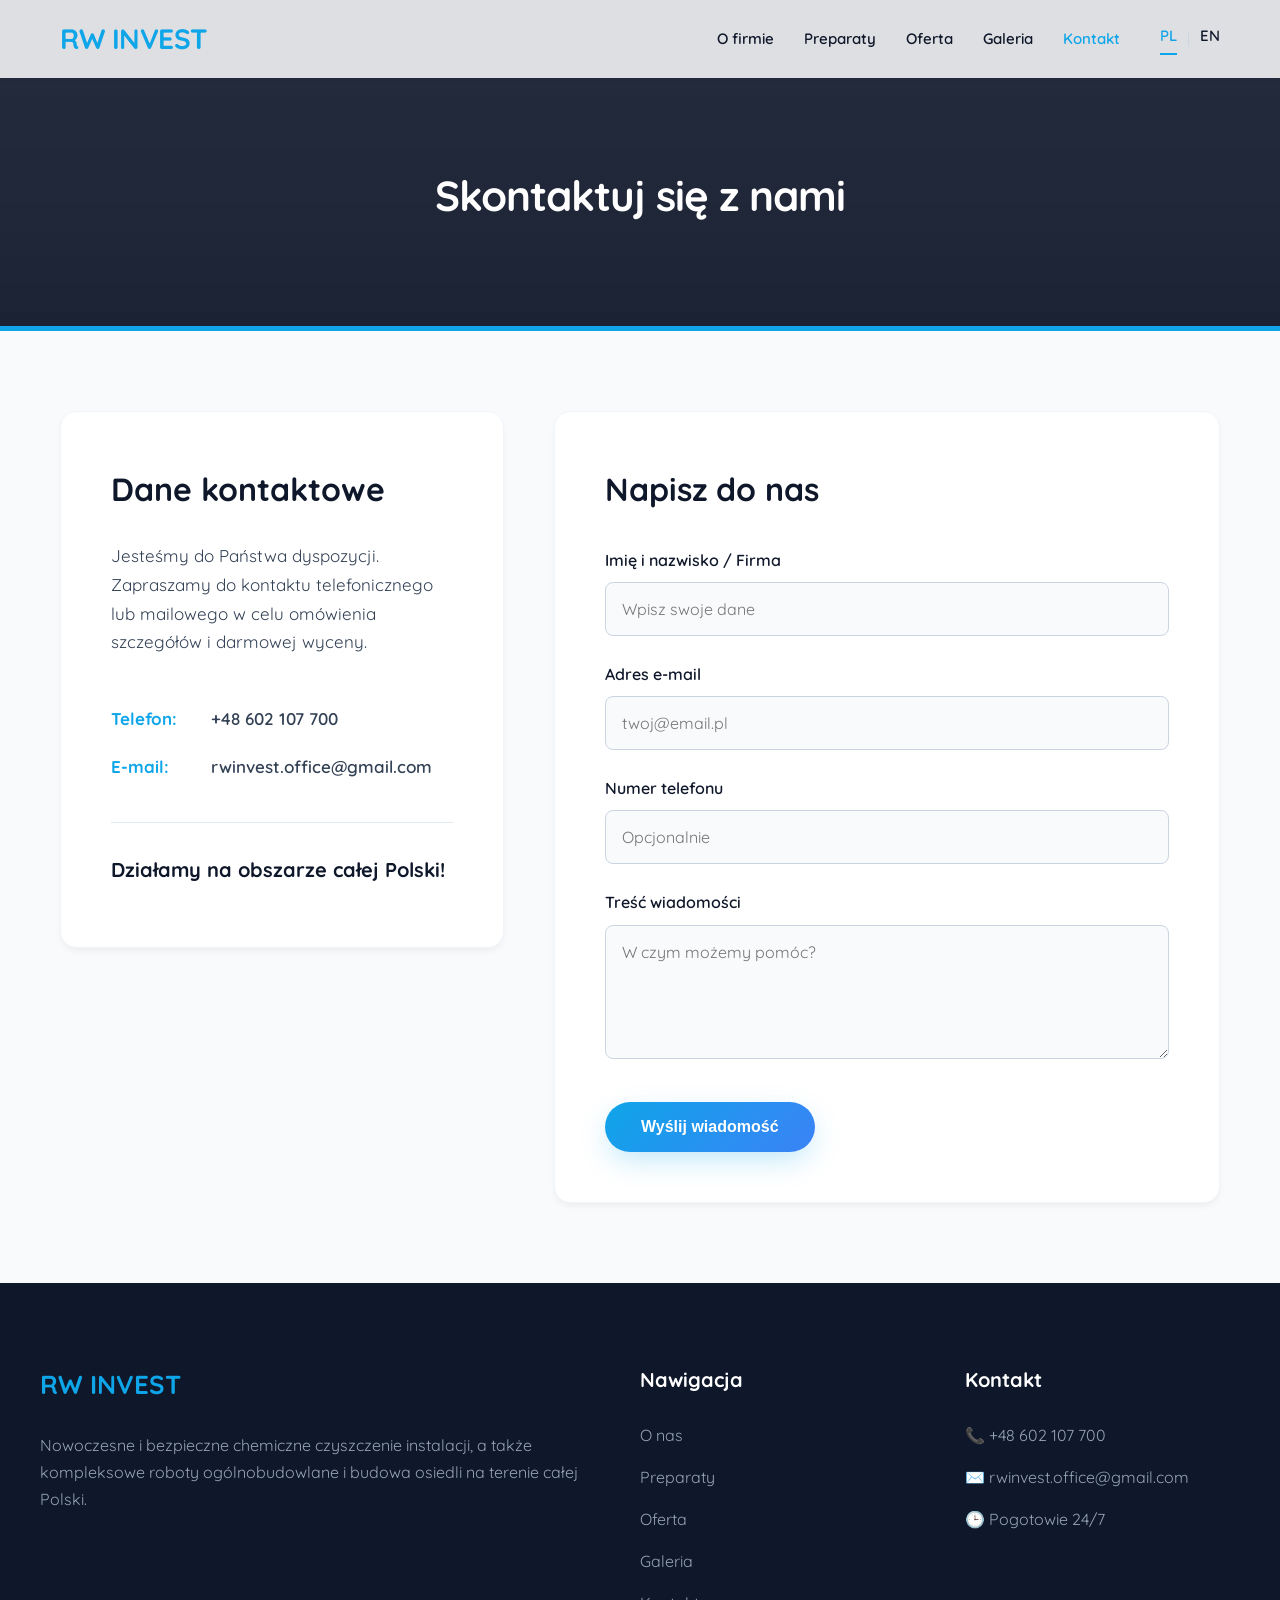
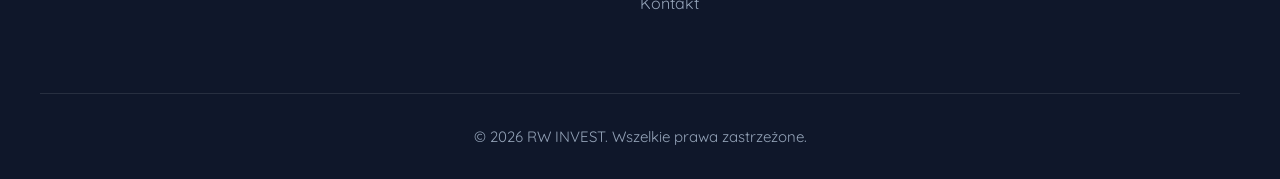
<file: kontakt.html>
<!DOCTYPE html>
<html lang="pl">
<head>
    <meta charset="UTF-8">
    <meta name="viewport" content="width=device-width, initial-scale=1.0">
    <title>Kontakt - RW INVEST</title>

    <link rel="icon" type="image/png" href="favicon.png">

    <meta name="description" content="RW INVEST - profesjonalne chemiczne czyszczenie instalacji przemysłowych, kotłów, wymienników ciepła oraz kompleksowe usługi ogólnobudowlane i budowa osiedli. Zaufaj ekspertom z wieloletnim doświadczeniem.">
    <meta name="keywords" content="RW INVEST, chemiczne czyszczenie instalacji, odkamienianie wymienników, roboty budowlane, budowa osiedli, czyszczenie przemysłowe, pogotowie kanalizacyjne">
    <meta name="author" content="RW INVEST">
    <link href="https://fonts.googleapis.com/css2?family=Quicksand:wght@400;600;700&display=swap" rel="stylesheet">
    <link rel="stylesheet" href="style.css">
</head>
<body>

    <header>
        <div class="nav-container">
            <a href="index.html" class="logo">RW INVEST</a>

            <div class="menu-toggle" id="mobile-menu">
                <span class="bar"></span>
                <span class="bar"></span>
                <span class="bar"></span>
            </div>

            <ul class="nav-menu">
                <li><a href="o-firmie.html">O firmie</a></li>
                <li><a href="preparaty.html">Preparaty</a></li>
                <li><a href="uslugi.html">Oferta</a></li>
                <li><a href="galeria.html">Galeria</a></li>
                <li><a href="kontakt.html" style="color: var(--primary);">Kontakt</a></li>

                <li class="lang-switcher">
                    <a href="#" class="active">PL</a>
                    <span class="lang-separator">|</span>
                    <a href="kontakt-en.html">EN</a>
                </li>
            </ul>
        </div>
    </header>

    <div class="page-header">
        <h1>Skontaktuj się z nami</h1>
    </div>

    <section class="contact-section">
        
        <div class="contact-info">
            <h2>Dane kontaktowe</h2>
            <p>Jesteśmy do Państwa dyspozycji. Zapraszamy do kontaktu telefonicznego lub mailowego w celu omówienia szczegółów i darmowej wyceny.</p>
            <br>
            <p><strong>Telefon:</strong> <a href="tel:501019127">+48 602 107 700</a></p>
            <p><strong>E-mail:</strong> <a href="mailto:rwinvest.office@gmail.com">rwinvest.office@gmail.com</a></p>

            <div class="areas">
                <h3>Działamy na obszarze całej Polski!</h3>
            </div>
        </div>

        <div class="contact-form">
            <h2>Napisz do nas</h2>
            <form action="https://formspree.io/f/mgoprdlo" method="POST">
                <div class="form-group">
                    <label for="name">Imię i nazwisko / Firma</label>
                    <input type="text" id="name" name="name" required placeholder="Wpisz swoje dane">
                </div>
                <div class="form-group">
                    <label for="email">Adres e-mail</label>
                    <input type="email" id="email" name="email" required placeholder="twoj@email.pl">
                </div>
                <div class="form-group">
                    <label for="phone">Numer telefonu</label>
                    <input type="tel" id="phone" name="phone" placeholder="Opcjonalnie">
                </div>
                <div class="form-group">
                    <label for="message">Treść wiadomości</label>
                    <textarea id="message" name="message" rows="5" required placeholder="W czym możemy pomóc?"></textarea>
                </div>
                <button type="submit" class="btn">Wyślij wiadomość</button>
            </form>
        </div>

    </section>

    <footer>
        <div class="footer-grid">
            <div class="footer-col">
                <h4 style="color: var(--primary); font-size: 26px;">RW INVEST</h4>
                <p>Nowoczesne i bezpieczne chemiczne czyszczenie instalacji, a także kompleksowe roboty ogólnobudowlane i budowa osiedli na terenie całej Polski.</p>
            </div>
            <div class="footer-col">
                <h4>Nawigacja</h4>
                <ul>
                    <li><a href="o-firmie.html">O nas</a></li>
                    <li><a href="preparaty.html">Preparaty</a></li>
                    <li><a href="uslugi.html">Oferta</a></li>
                    <li><a href="galeria.html">Galeria</a></li>
                    <li><a href="kontakt.html">Kontakt</a></li>
                </ul>
            </div>
            <div class="footer-col">
                <h4>Kontakt</h4>
                <ul>
                    <li>📞 +48 602 107 700</li>
                    <li>✉️ rwinvest.office@gmail.com</li>
                    <li>🕒 Pogotowie 24/7</li>
                </ul>
            </div>
        </div>
        <div class="footer-bottom">
            <p>&copy; 2026 RW INVEST. Wszelkie prawa zastrzeżone.</p>
        </div>
    </footer>
    <script src="script.js"></script>
</body>
</html>
</file>
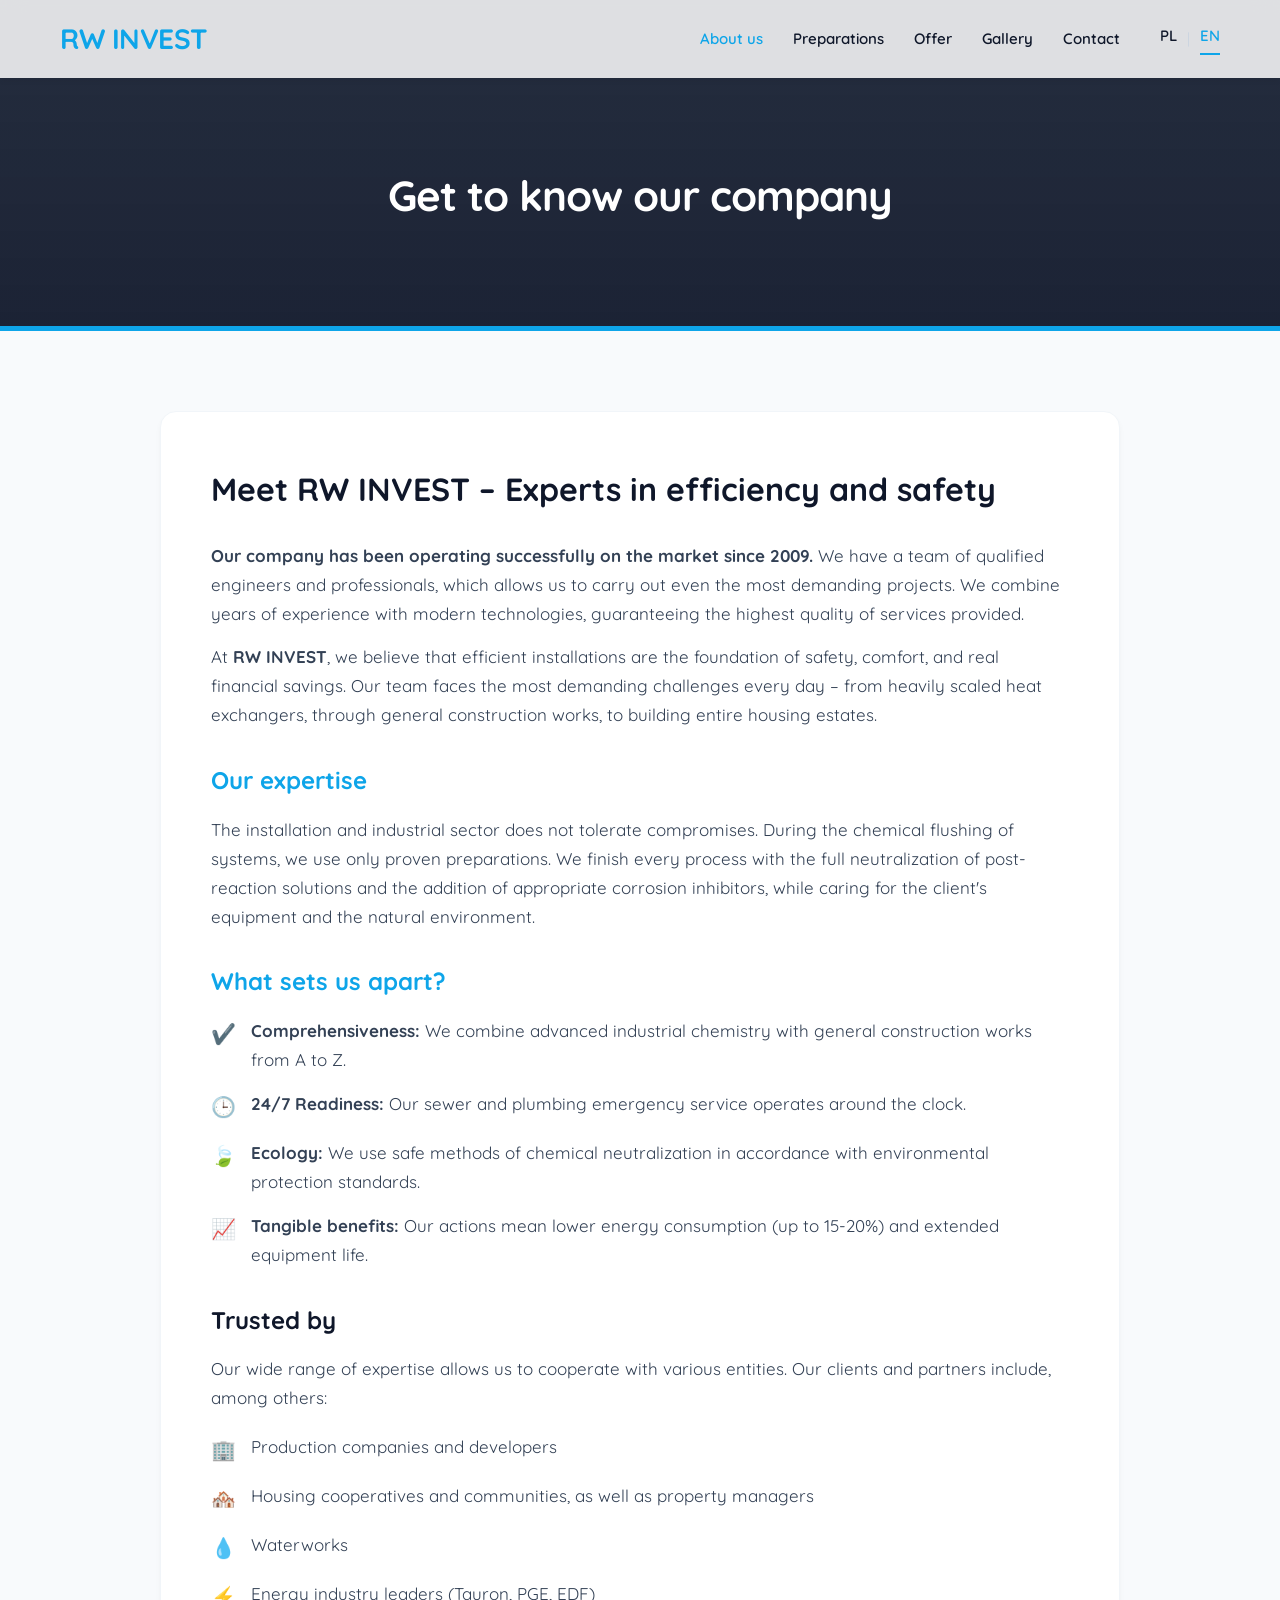
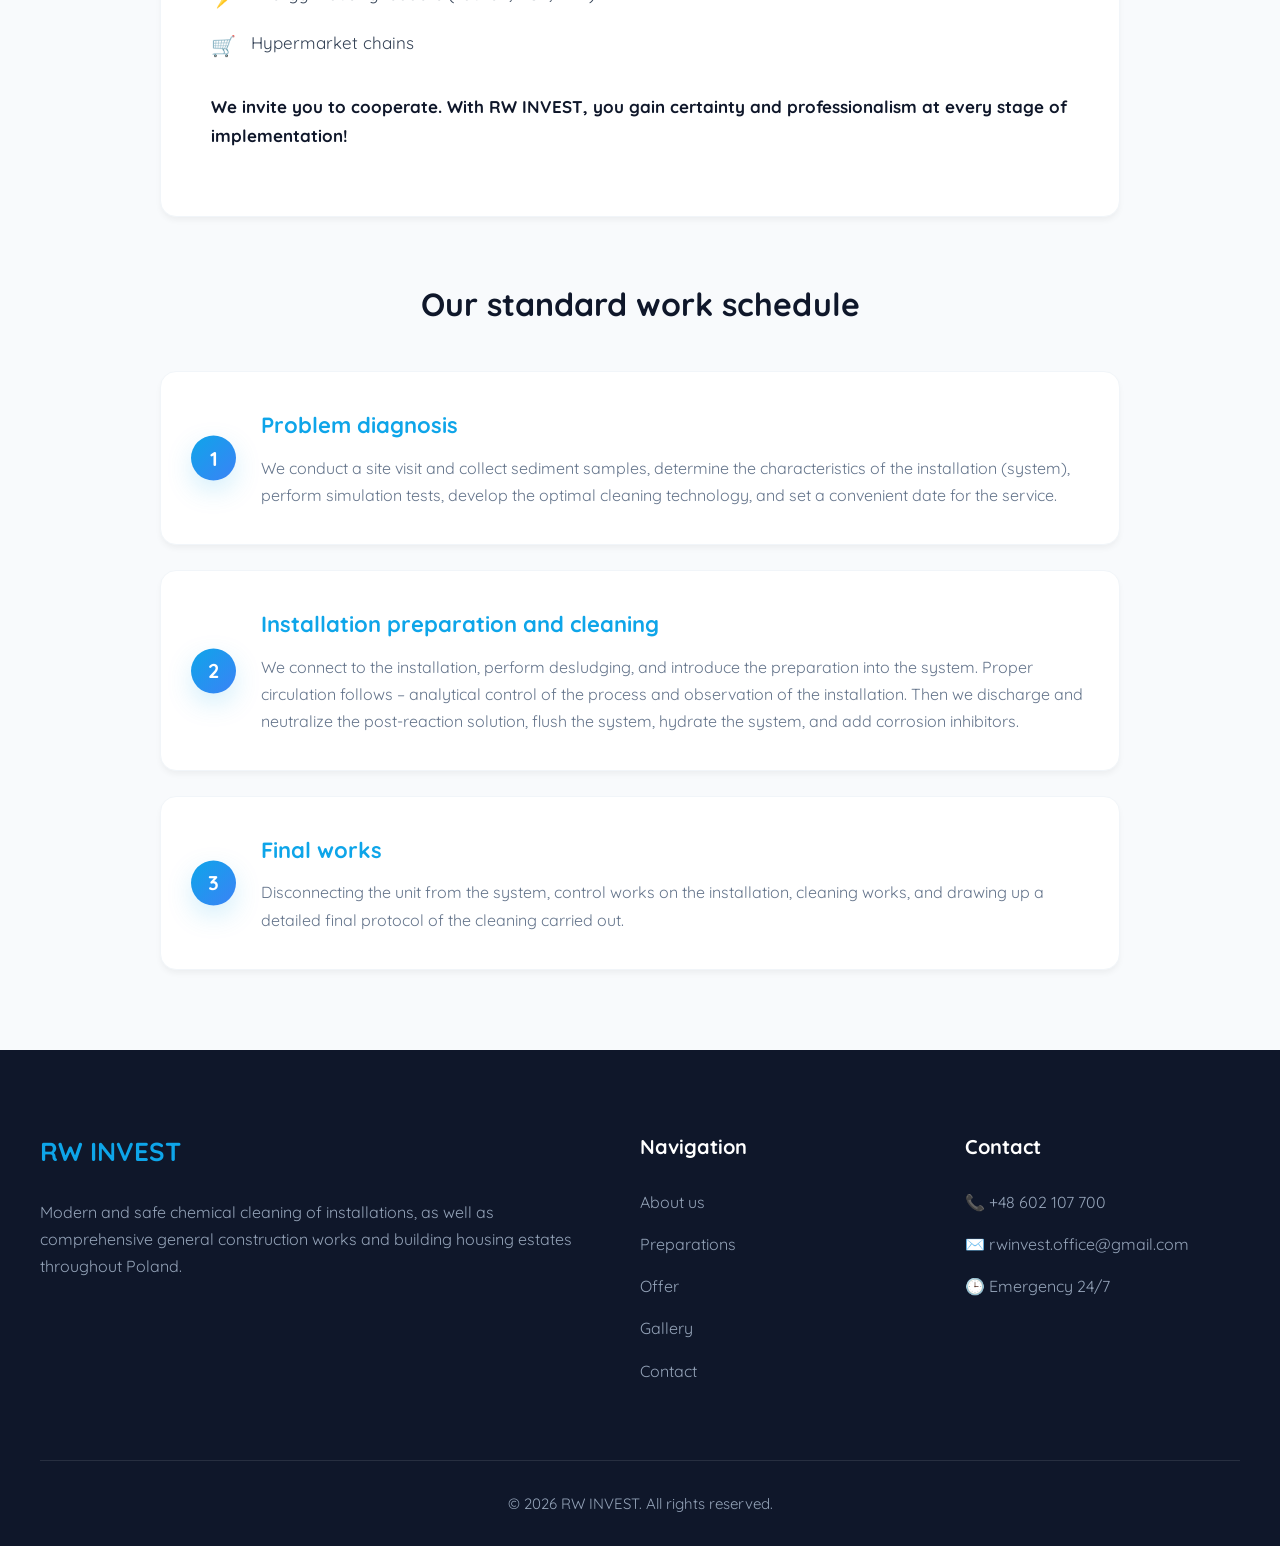
<file: o-firmie-en.html>
<!DOCTYPE html>
<html lang="en">
<head>
    <meta charset="UTF-8">
    <meta name="viewport" content="width=device-width, initial-scale=1.0">
    <title>About us - RW INVEST</title>

    <link rel="icon" type="image/png" href="favicon.png">

    <meta name="description" content="RW INVEST - profesjonalne chemiczne czyszczenie instalacji przemysłowych, kotłów, wymienników ciepła oraz kompleksowe usługi ogólnobudowlane i budowa osiedli. Zaufaj ekspertom z wieloletnim doświadczeniem.">
    <meta name="keywords" content="RW INVEST, chemiczne czyszczenie instalacji, odkamienianie wymienników, roboty budowlane, budowa osiedli, czyszczenie przemysłowe, pogotowie kanalizacyjne">
    <meta name="author" content="RW INVEST">
    <link href="https://fonts.googleapis.com/css2?family=Quicksand:wght@400;600;700&display=swap" rel="stylesheet">
    <link rel="stylesheet" href="style.css">
</head>
<body>

    <header>
        <div class="nav-container">
            <a href="index-en.html" class="logo">RW INVEST</a>

            <div class="menu-toggle" id="mobile-menu">
                <span class="bar"></span>
                <span class="bar"></span>
                <span class="bar"></span>
            </div>

            <ul class="nav-menu">
                <li><a href="o-firmie-en.html" style="color: var(--primary);">About us</a></li>
                <li><a href="preparaty-en.html">Preparations</a></li>
                <li><a href="uslugi-en.html">Offer</a></li>
                <li><a href="galeria-en.html">Gallery</a></li>
                <li><a href="kontakt-en.html">Contact</a></li>

                <li class="lang-switcher">
                    <a href="o-firmie.html">PL</a>
                    <span class="lang-separator">|</span>
                    <a href="#" class="active">EN</a>
                </li>
            </ul>
        </div>
    </header>

    <div class="page-header">
        <h1>Get to know our company</h1>
    </div>

    <section class="about-section">
        
        <div class="about-content">
            <h2 class="dark-heading">Meet RW INVEST – Experts in efficiency and safety</h2>
            <p><strong>Our company has been operating successfully on the market since 2009.</strong> We have a team of qualified engineers and professionals, which allows us to carry out even the most demanding projects. We combine years of experience with modern technologies, guaranteeing the highest quality of services provided.</p>
            
            <p>At <strong>RW INVEST</strong>, we believe that efficient installations are the foundation of safety, comfort, and real financial savings. Our team faces the most demanding challenges every day – from heavily scaled heat exchangers, through general construction works, to building entire housing estates.</p>

            <h3 class="cyan-heading">Our expertise</h3>
            <p>The installation and industrial sector does not tolerate compromises. During the chemical flushing of systems, we use only proven preparations. We finish every process with the full neutralization of post-reaction solutions and the addition of appropriate corrosion inhibitors, while caring for the client's equipment and the natural environment.</p>

            <h3 class="cyan-heading">What sets us apart?</h3>
            <ul class="features-list">
                <li><span class="icon">✔️</span> <span><strong>Comprehensiveness:</strong> We combine advanced industrial chemistry with general construction works from A to Z.</span></li>
                <li><span class="icon">🕒</span> <span><strong>24/7 Readiness:</strong> Our sewer and plumbing emergency service operates around the clock.</span></li>
                <li><span class="icon">🍃</span> <span><strong>Ecology:</strong> We use safe methods of chemical neutralization in accordance with environmental protection standards.</span></li>
                <li><span class="icon">📈</span> <span><strong>Tangible benefits:</strong> Our actions mean lower energy consumption (up to 15-20%) and extended equipment life.</span></li>
            </ul>

            <h3 class="dark-heading-small">Trusted by</h3>
            <p>Our wide range of expertise allows us to cooperate with various entities. Our clients and partners include, among others:</p>
            <ul class="features-list" style="margin-top: 20px;">
                <li><span class="icon">🏢</span> <span>Production companies and developers</span></li>
                <li><span class="icon">🏘️</span> <span>Housing cooperatives and communities, as well as property managers</span></li>
                <li><span class="icon">💧</span> <span>Waterworks</span></li>
                <li><span class="icon">⚡</span> <span>Energy industry leaders (Tauron, PGE, EDF)</span></li>
                <li><span class="icon">🛒</span> <span>Hypermarket chains</span></li>
            </ul>
            
            <p style="margin-top: 30px; font-weight: 700; color: var(--secondary);">We invite you to cooperate. With RW INVEST, you gain certainty and professionalism at every stage of implementation!</p>
        </div>

        <div class="timeline">
            <h3>Our standard work schedule</h3>
            
            <div class="timeline-item" data-step="1">
                <h4>Problem diagnosis</h4>
                <p>We conduct a site visit and collect sediment samples, determine the characteristics of the installation (system), perform simulation tests, develop the optimal cleaning technology, and set a convenient date for the service.</p>
            </div>

            <div class="timeline-item" data-step="2">
                <h4>Installation preparation and cleaning</h4>
                <p>We connect to the installation, perform desludging, and introduce the preparation into the system. Proper circulation follows – analytical control of the process and observation of the installation. Then we discharge and neutralize the post-reaction solution, flush the system, hydrate the system, and add corrosion inhibitors.</p>
            </div>

            <div class="timeline-item" data-step="3">
                <h4>Final works</h4>
                <p>Disconnecting the unit from the system, control works on the installation, cleaning works, and drawing up a detailed final protocol of the cleaning carried out.</p>
            </div>
        </div>

    </section>

    <footer>
        <div class="footer-grid">
            <div class="footer-col">
                <h4 style="color: var(--primary); font-size: 26px;">RW INVEST</h4>
                <p>Modern and safe chemical cleaning of installations, as well as comprehensive general construction works and building housing estates throughout Poland.</p>
            </div>
            <div class="footer-col">
                <h4>Navigation</h4>
                <ul>
                    <li><a href="o-firmie-en.html">About us</a></li>
                    <li><a href="preparaty-en.html">Preparations</a></li>
                    <li><a href="uslugi-en.html">Offer</a></li>
                    <li><a href="galeria-en.html">Gallery</a></li>
                    <li><a href="kontakt-en.html">Contact</a></li>
                </ul>
            </div>
            <div class="footer-col">
                <h4>Contact</h4>
                <ul>
                    <li>📞 +48 602 107 700</li>
                    <li>✉️ rwinvest.office@gmail.com</li>
                    <li>🕒 Emergency 24/7</li>
                </ul>
            </div>
        </div>
        <div class="footer-bottom">
            <p>&copy; 2026 RW INVEST. All rights reserved.</p>
        </div>
    </footer>
    <script src="script.js"></script>
</body>
</html>
</file>
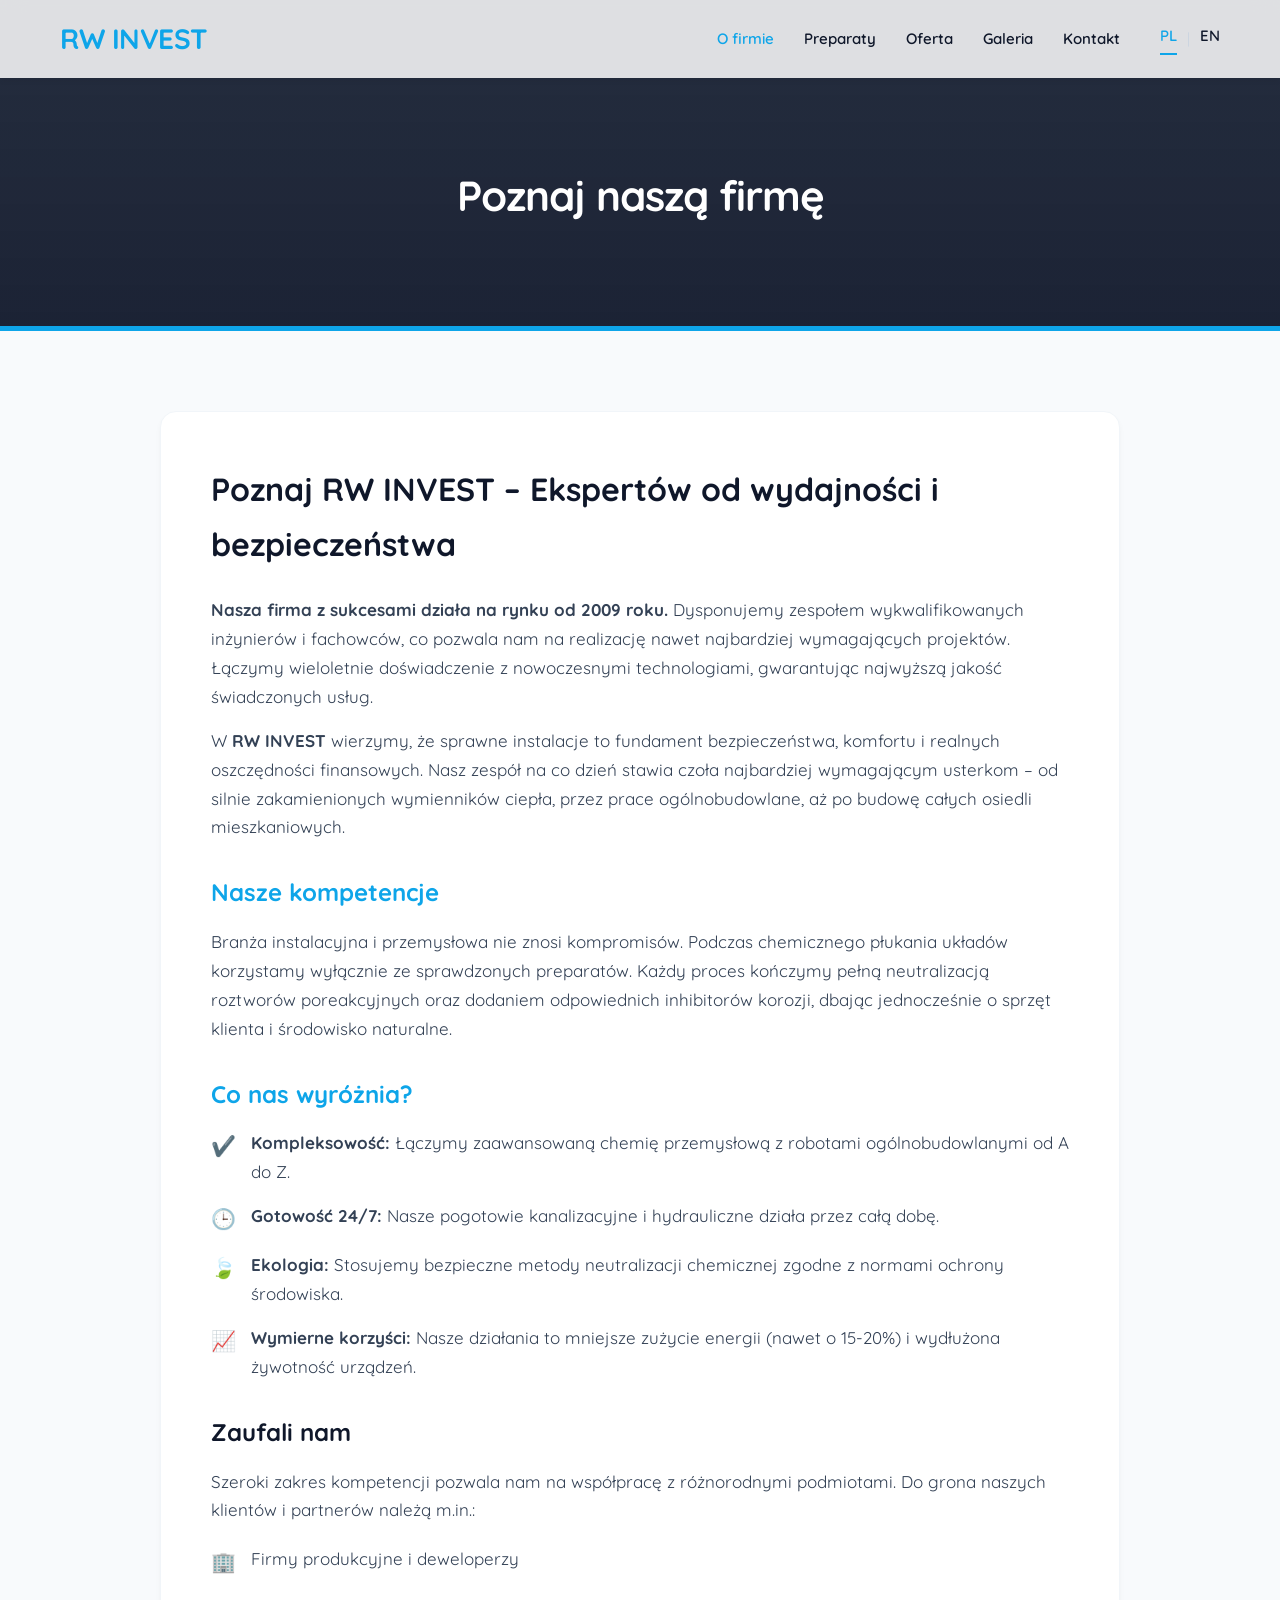
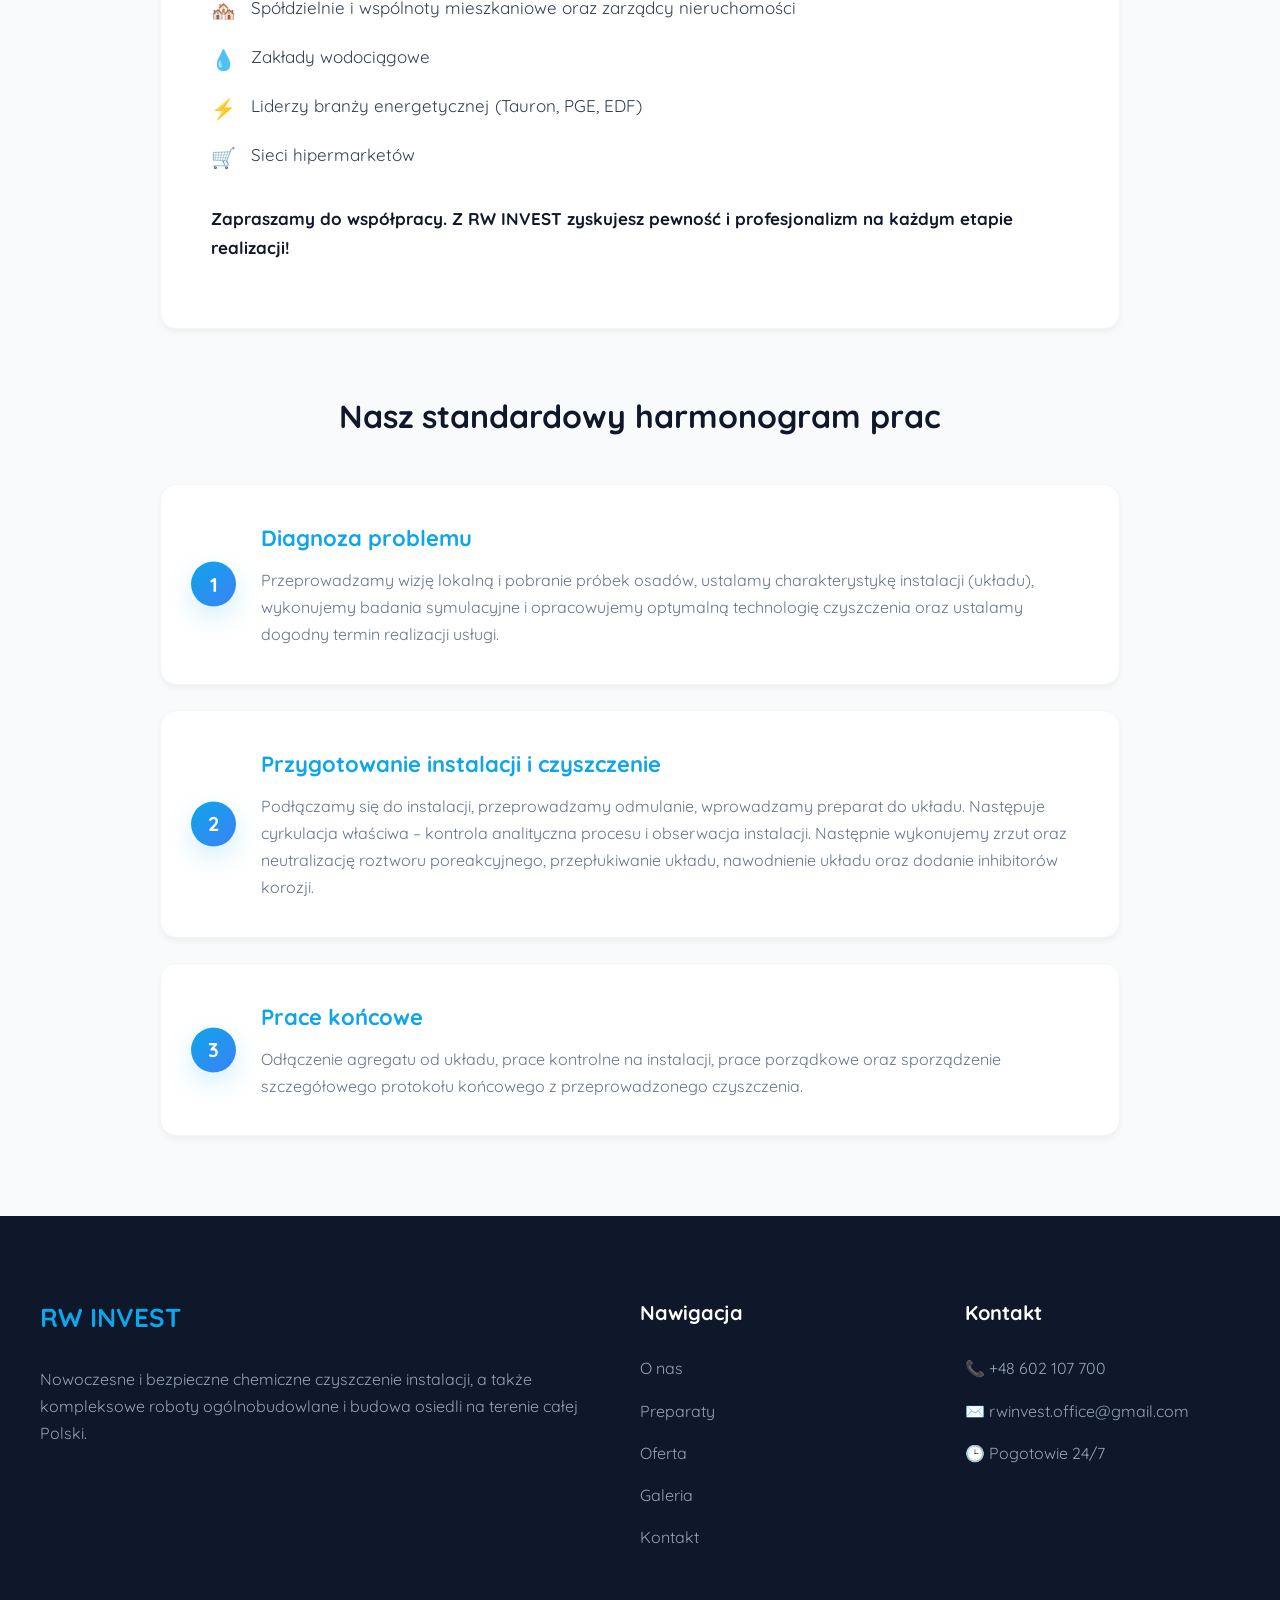
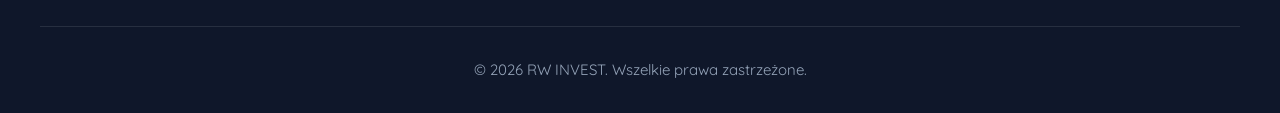
<file: o-firmie.html>
<!DOCTYPE html>
<html lang="pl">
<head>
    <meta charset="UTF-8">
    <meta name="viewport" content="width=device-width, initial-scale=1.0">
    <title>O firmie - RW INVEST</title>

    <link rel="icon" type="image/png" href="favicon.png">

    <meta name="description" content="RW INVEST - profesjonalne chemiczne czyszczenie instalacji przemysłowych, kotłów, wymienników ciepła oraz kompleksowe usługi ogólnobudowlane i budowa osiedli. Zaufaj ekspertom z wieloletnim doświadczeniem.">
    <meta name="keywords" content="RW INVEST, chemiczne czyszczenie instalacji, odkamienianie wymienników, roboty budowlane, budowa osiedli, czyszczenie przemysłowe, pogotowie kanalizacyjne">
    <meta name="author" content="RW INVEST">
    <link href="https://fonts.googleapis.com/css2?family=Quicksand:wght@400;600;700&display=swap" rel="stylesheet">
    <link rel="stylesheet" href="style.css">
</head>
<body>

    <header>
        <div class="nav-container">
            <a href="index.html" class="logo">RW INVEST</a>

            <div class="menu-toggle" id="mobile-menu">
                <span class="bar"></span>
                <span class="bar"></span>
                <span class="bar"></span>
            </div>

            <ul class="nav-menu">
                <li><a href="o-firmie.html" style="color: var(--primary);">O firmie</a></li>
                <li><a href="preparaty.html">Preparaty</a></li>
                <li><a href="uslugi.html">Oferta</a></li>
                <li><a href="galeria.html">Galeria</a></li>
                <li><a href="kontakt.html">Kontakt</a></li>

                <li class="lang-switcher">
                    <a href="#" class="active">PL</a>
                    <span class="lang-separator">|</span>
                    <a href="o-firmie-en.html">EN</a>
                </li>
            </ul>
        </div>
    </header>

    <div class="page-header">
        <h1>Poznaj naszą firmę</h1>
    </div>

    <section class="about-section">
        
        <div class="about-content">
            <h2 class="dark-heading">Poznaj RW INVEST – Ekspertów od wydajności i bezpieczeństwa</h2>
            <p><strong>Nasza firma z sukcesami działa na rynku od 2009 roku.</strong> Dysponujemy zespołem wykwalifikowanych inżynierów i fachowców, co pozwala nam na realizację nawet najbardziej wymagających projektów. Łączymy wieloletnie doświadczenie z nowoczesnymi technologiami, gwarantując najwyższą jakość świadczonych usług.</p>
            
            <p>W <strong>RW INVEST</strong> wierzymy, że sprawne instalacje to fundament bezpieczeństwa, komfortu i realnych oszczędności finansowych. Nasz zespół na co dzień stawia czoła najbardziej wymagającym usterkom – od silnie zakamienionych wymienników ciepła, przez prace ogólnobudowlane, aż po budowę całych osiedli mieszkaniowych.</p>

            <h3 class="cyan-heading">Nasze kompetencje</h3>
            <p>Branża instalacyjna i przemysłowa nie znosi kompromisów. Podczas chemicznego płukania układów korzystamy wyłącznie ze sprawdzonych preparatów. Każdy proces kończymy pełną neutralizacją roztworów poreakcyjnych oraz dodaniem odpowiednich inhibitorów korozji, dbając jednocześnie o sprzęt klienta i środowisko naturalne.</p>

            <h3 class="cyan-heading">Co nas wyróżnia?</h3>
            <ul class="features-list">
                <li><span class="icon">✔️</span> <span><strong>Kompleksowość:</strong> Łączymy zaawansowaną chemię przemysłową z robotami ogólnobudowlanymi od A do Z.</span></li>
                <li><span class="icon">🕒</span> <span><strong>Gotowość 24/7:</strong> Nasze pogotowie kanalizacyjne i hydrauliczne działa przez całą dobę.</span></li>
                <li><span class="icon">🍃</span> <span><strong>Ekologia:</strong> Stosujemy bezpieczne metody neutralizacji chemicznej zgodne z normami ochrony środowiska.</span></li>
                <li><span class="icon">📈</span> <span><strong>Wymierne korzyści:</strong> Nasze działania to mniejsze zużycie energii (nawet o 15-20%) i wydłużona żywotność urządzeń.</span></li>
            </ul>

            <h3 class="dark-heading-small">Zaufali nam</h3>
            <p>Szeroki zakres kompetencji pozwala nam na współpracę z różnorodnymi podmiotami. Do grona naszych klientów i partnerów należą m.in.:</p>
            <ul class="features-list" style="margin-top: 20px;">
                <li><span class="icon">🏢</span> <span>Firmy produkcyjne i deweloperzy</span></li>
                <li><span class="icon">🏘️</span> <span>Spółdzielnie i wspólnoty mieszkaniowe oraz zarządcy nieruchomości</span></li>
                <li><span class="icon">💧</span> <span>Zakłady wodociągowe</span></li>
                <li><span class="icon">⚡</span> <span>Liderzy branży energetycznej (Tauron, PGE, EDF)</span></li>
                <li><span class="icon">🛒</span> <span>Sieci hipermarketów</span></li>
            </ul>
            
            <p style="margin-top: 30px; font-weight: 700; color: var(--secondary);">Zapraszamy do współpracy. Z RW INVEST zyskujesz pewność i profesjonalizm na każdym etapie realizacji!</p>
        </div>

        <div class="timeline">
            <h3>Nasz standardowy harmonogram prac</h3>
            
            <div class="timeline-item" data-step="1">
                <h4>Diagnoza problemu</h4>
                <p>Przeprowadzamy wizję lokalną i pobranie próbek osadów, ustalamy charakterystykę instalacji (układu), wykonujemy badania symulacyjne i opracowujemy optymalną technologię czyszczenia oraz ustalamy dogodny termin realizacji usługi.</p>
            </div>

            <div class="timeline-item" data-step="2">
                <h4>Przygotowanie instalacji i czyszczenie</h4>
                <p>Podłączamy się do instalacji, przeprowadzamy odmulanie, wprowadzamy preparat do układu. Następuje cyrkulacja właściwa – kontrola analityczna procesu i obserwacja instalacji. Następnie wykonujemy zrzut oraz neutralizację roztworu poreakcyjnego, przepłukiwanie układu, nawodnienie układu oraz dodanie inhibitorów korozji.</p>
            </div>

            <div class="timeline-item" data-step="3">
                <h4>Prace końcowe</h4>
                <p>Odłączenie agregatu od układu, prace kontrolne na instalacji, prace porządkowe oraz sporządzenie szczegółowego protokołu końcowego z przeprowadzonego czyszczenia.</p>
            </div>
        </div>

    </section>

    <footer>
        <div class="footer-grid">
            <div class="footer-col">
                <h4 style="color: var(--primary); font-size: 26px;">RW INVEST</h4>
                <p>Nowoczesne i bezpieczne chemiczne czyszczenie instalacji, a także kompleksowe roboty ogólnobudowlane i budowa osiedli na terenie całej Polski.</p>
            </div>
            <div class="footer-col">
                <h4>Nawigacja</h4>
                <ul>
                    <li><a href="o-firmie.html">O nas</a></li>
                    <li><a href="preparaty.html">Preparaty</a></li>
                    <li><a href="uslugi.html">Oferta</a></li>
                    <li><a href="galeria.html">Galeria</a></li>
                    <li><a href="kontakt.html">Kontakt</a></li>
                </ul>
            </div>
            <div class="footer-col">
                <h4>Kontakt</h4>
                <ul>
                    <li>📞 +48 602 107 700</li>
                    <li>✉️ rwinvest.office@gmail.com</li>
                    <li>🕒 Pogotowie 24/7</li>
                </ul>
            </div>
        </div>
        <div class="footer-bottom">
            <p>&copy; 2026 RW INVEST. Wszelkie prawa zastrzeżone.</p>
        </div>
    </footer>
    <script src="script.js"></script>
</body>
</html>
</file>
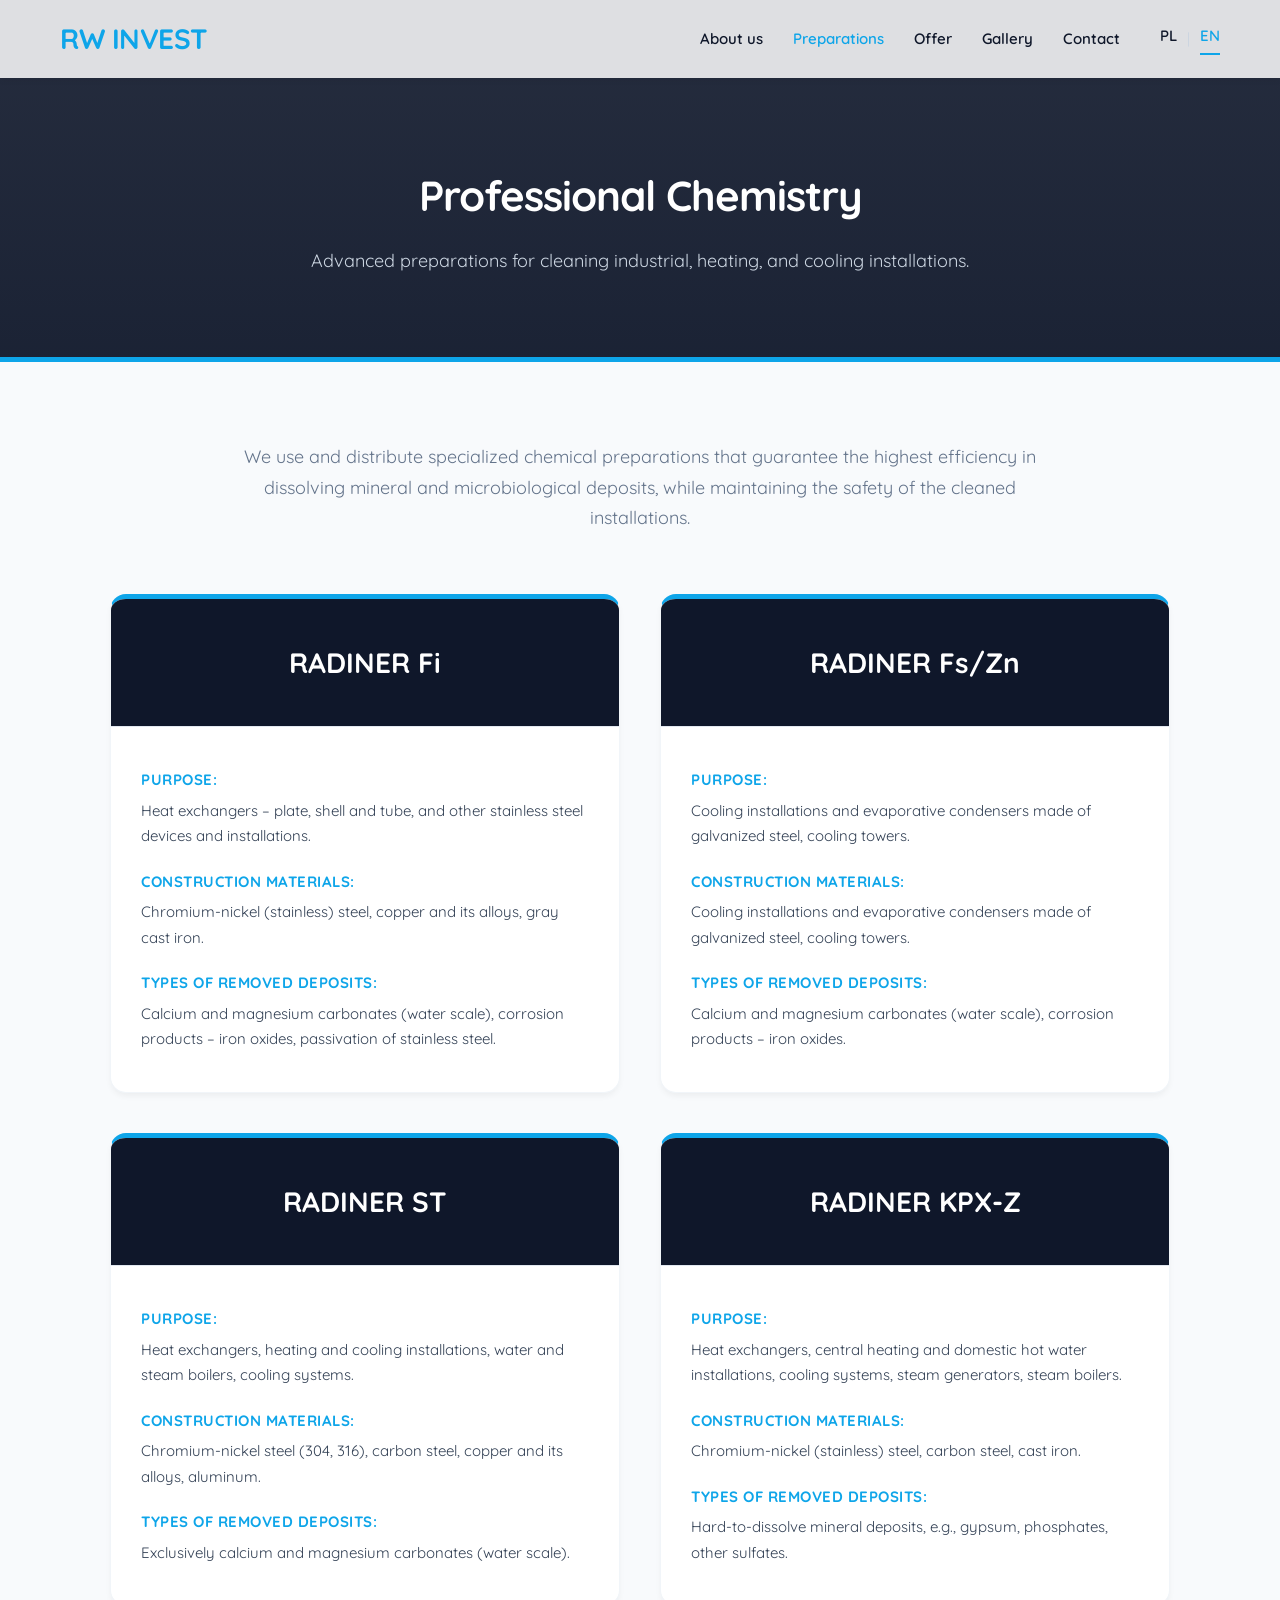
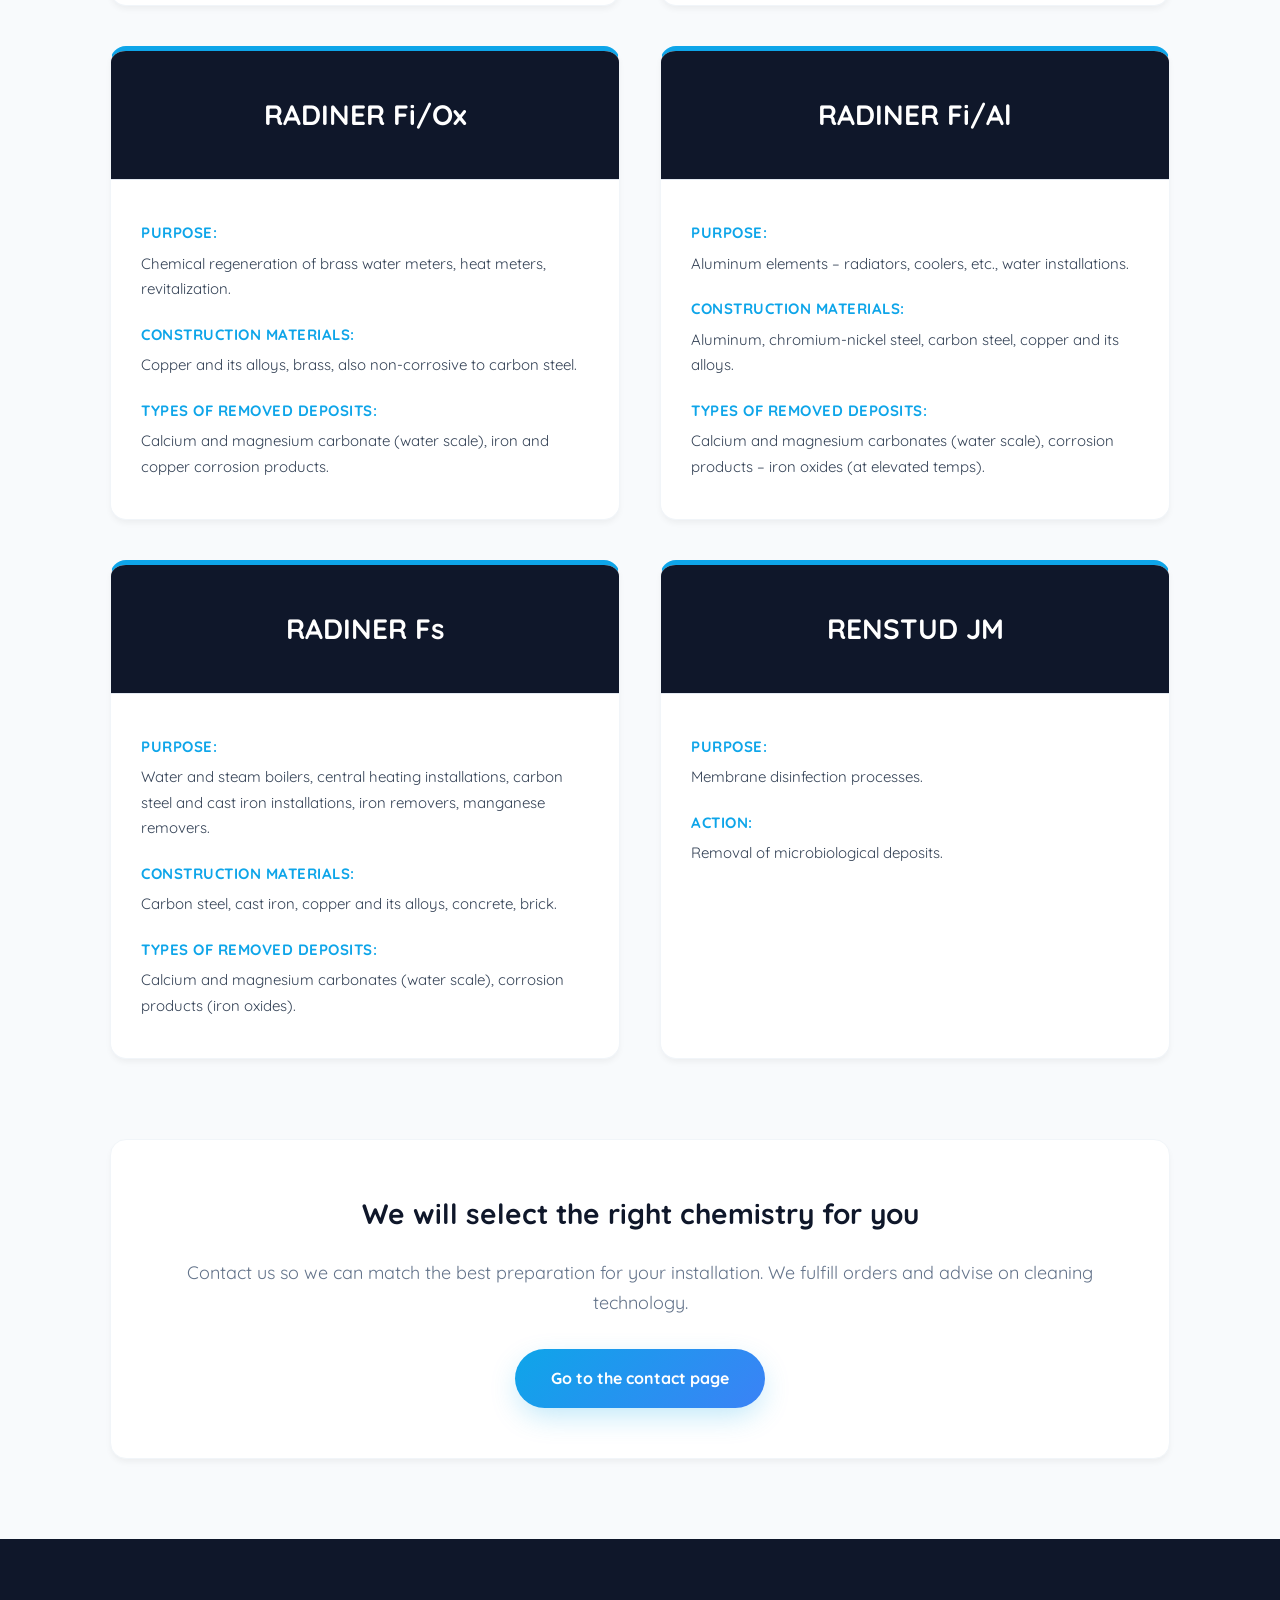
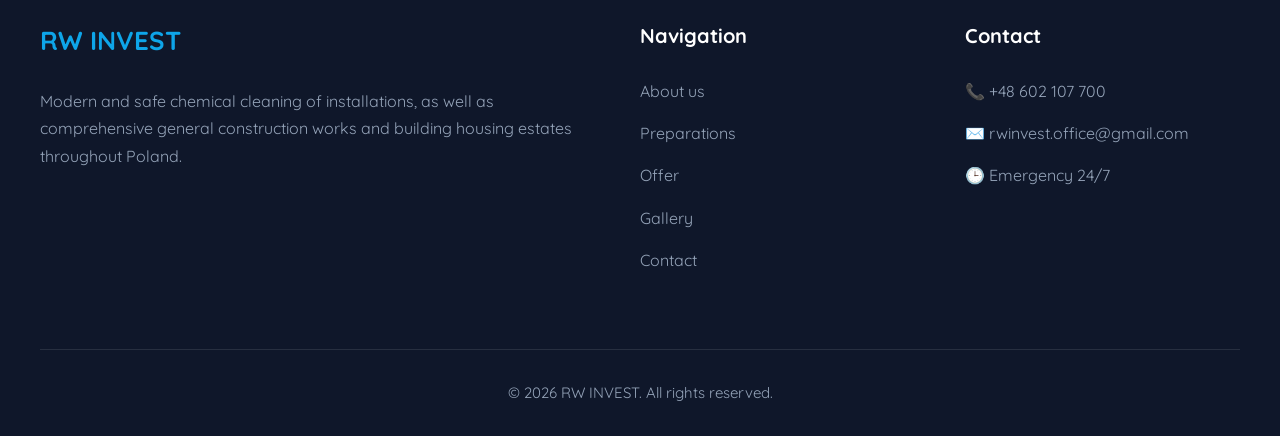
<file: preparaty-en.html>
<!DOCTYPE html>
<html lang="en">
<head>
    <meta charset="UTF-8">
    <meta name="viewport" content="width=device-width, initial-scale=1.0">
    <title>Descaling Preparations - RW INVEST</title>

    <link rel="icon" type="image/png" href="favicon.png">

    <meta name="description" content="RW INVEST - profesjonalne chemiczne czyszczenie instalacji przemysłowych, kotłów, wymienników ciepła oraz kompleksowe usługi ogólnobudowlane i budowa osiedli. Zaufaj ekspertom z wieloletnim doświadczeniem.">
    <meta name="keywords" content="RW INVEST, chemiczne czyszczenie instalacji, odkamienianie wymienników, roboty budowlane, budowa osiedli, czyszczenie przemysłowe, pogotowie kanalizacyjne">
    <meta name="author" content="RW INVEST">
    <link href="https://fonts.googleapis.com/css2?family=Quicksand:wght@400;500;600;700&display=swap" rel="stylesheet">
    <link rel="stylesheet" href="style.css">
    <style>
        /* Local adjustments for better readability of the new, long preparation descriptions */
        .product-body strong.prop-title {
            color: var(--primary);
            display: block;
            margin-bottom: 5px;
            font-size: 15px;
            text-transform: uppercase;
            letter-spacing: 0.5px;
        }
        .product-body .prop-block {
            margin-bottom: 20px;
        }
        .product-body .prop-block:last-child {
            margin-bottom: 0;
        }
        .product-body p {
            margin-bottom: 0 !important;
            font-size: 15px !important;
        }
        .product-header {
            background: var(--secondary);
        }
        .product-header h2 {
            color: var(--white);
            margin-bottom: 0;
            font-size: 28px;
        }
    </style>
</head>
<body>

    <header>
        <div class="nav-container">
            <a href="index-en.html" class="logo">RW INVEST</a>

            <div class="menu-toggle" id="mobile-menu">
                <span class="bar"></span>
                <span class="bar"></span>
                <span class="bar"></span>
            </div>

            <ul class="nav-menu">
                <li><a href="o-firmie-en.html">About us</a></li>
                <li><a href="preparaty-en.html" style="color: var(--primary);">Preparations</a></li>
                <li><a href="uslugi-en.html">Offer</a></li>
                <li><a href="galeria-en.html">Gallery</a></li>
                <li><a href="kontakt-en.html">Contact</a></li>

                <li class="lang-switcher">
                    <a href="preparaty.html">PL</a>
                    <span class="lang-separator">|</span>
                    <a href="#" class="active">EN</a>
                </li>
            </ul>
        </div>
    </header>

    <div class="page-header reveal">
        <h1>Professional Chemistry</h1>
        <p>Advanced preparations for cleaning industrial, heating, and cooling installations.</p>
    </div>

    <section class="products-section">
        <div class="products-intro reveal">
            <p>We use and distribute specialized chemical preparations that guarantee the highest efficiency in dissolving mineral and microbiological deposits, while maintaining the safety of the cleaned installations.</p>
        </div>

        <div class="products-grid">
            
            <div class="product-card reveal delay-1">
                <div class="product-header">
                    <h2>RADINER Fi</h2>
                </div>
                <div class="product-body">
                    <div class="prop-block">
                        <strong class="prop-title">Purpose:</strong>
                        <p>Heat exchangers – plate, shell and tube, and other stainless steel devices and installations.</p>
                    </div>
                    <div class="prop-block">
                        <strong class="prop-title">Construction materials:</strong>
                        <p>Chromium-nickel (stainless) steel, copper and its alloys, gray cast iron.</p>
                    </div>
                    <div class="prop-block">
                        <strong class="prop-title">Types of removed deposits:</strong>
                        <p>Calcium and magnesium carbonates (water scale), corrosion products – iron oxides, passivation of stainless steel.</p>
                    </div>
                </div>
            </div>

            <div class="product-card reveal delay-2">
                <div class="product-header">
                    <h2>RADINER Fs/Zn</h2>
                </div>
                <div class="product-body">
                    <div class="prop-block">
                        <strong class="prop-title">Purpose:</strong>
                        <p>Cooling installations and evaporative condensers made of galvanized steel, cooling towers.</p>
                    </div>
                    <div class="prop-block">
                        <strong class="prop-title">Construction materials:</strong>
                        <p>Cooling installations and evaporative condensers made of galvanized steel, cooling towers.</p>
                    </div>
                    <div class="prop-block">
                        <strong class="prop-title">Types of removed deposits:</strong>
                        <p>Calcium and magnesium carbonates (water scale), corrosion products – iron oxides.</p>
                    </div>
                </div>
            </div>

            <div class="product-card reveal delay-3">
                <div class="product-header">
                    <h2>RADINER ST</h2>
                </div>
                <div class="product-body">
                    <div class="prop-block">
                        <strong class="prop-title">Purpose:</strong>
                        <p>Heat exchangers, heating and cooling installations, water and steam boilers, cooling systems.</p>
                    </div>
                    <div class="prop-block">
                        <strong class="prop-title">Construction materials:</strong>
                        <p>Chromium-nickel steel (304, 316), carbon steel, copper and its alloys, aluminum.</p>
                    </div>
                    <div class="prop-block">
                        <strong class="prop-title">Types of removed deposits:</strong>
                        <p>Exclusively calcium and magnesium carbonates (water scale).</p>
                    </div>
                </div>
            </div>

            <div class="product-card reveal delay-1">
                <div class="product-header">
                    <h2>RADINER KPX-Z</h2>
                </div>
                <div class="product-body">
                    <div class="prop-block">
                        <strong class="prop-title">Purpose:</strong>
                        <p>Heat exchangers, central heating and domestic hot water installations, cooling systems, steam generators, steam boilers.</p>
                    </div>
                    <div class="prop-block">
                        <strong class="prop-title">Construction materials:</strong>
                        <p>Chromium-nickel (stainless) steel, carbon steel, cast iron.</p>
                    </div>
                    <div class="prop-block">
                        <strong class="prop-title">Types of removed deposits:</strong>
                        <p>Hard-to-dissolve mineral deposits, e.g., gypsum, phosphates, other sulfates.</p>
                    </div>
                </div>
            </div>

            <div class="product-card reveal delay-2">
                <div class="product-header">
                    <h2>RADINER Fi/Ox</h2>
                </div>
                <div class="product-body">
                    <div class="prop-block">
                        <strong class="prop-title">Purpose:</strong>
                        <p>Chemical regeneration of brass water meters, heat meters, revitalization.</p>
                    </div>
                    <div class="prop-block">
                        <strong class="prop-title">Construction materials:</strong>
                        <p>Copper and its alloys, brass, also non-corrosive to carbon steel.</p>
                    </div>
                    <div class="prop-block">
                        <strong class="prop-title">Types of removed deposits:</strong>
                        <p>Calcium and magnesium carbonate (water scale), iron and copper corrosion products.</p>
                    </div>
                </div>
            </div>

            <div class="product-card reveal delay-3">
                <div class="product-header">
                    <h2>RADINER Fi/Al</h2>
                </div>
                <div class="product-body">
                    <div class="prop-block">
                        <strong class="prop-title">Purpose:</strong>
                        <p>Aluminum elements – radiators, coolers, etc., water installations.</p>
                    </div>
                    <div class="prop-block">
                        <strong class="prop-title">Construction materials:</strong>
                        <p>Aluminum, chromium-nickel steel, carbon steel, copper and its alloys.</p>
                    </div>
                    <div class="prop-block">
                        <strong class="prop-title">Types of removed deposits:</strong>
                        <p>Calcium and magnesium carbonates (water scale), corrosion products – iron oxides (at elevated temps).</p>
                    </div>
                </div>
            </div>

            <div class="product-card reveal delay-1">
                <div class="product-header">
                    <h2>RADINER Fs</h2>
                </div>
                <div class="product-body">
                    <div class="prop-block">
                        <strong class="prop-title">Purpose:</strong>
                        <p>Water and steam boilers, central heating installations, carbon steel and cast iron installations, iron removers, manganese removers.</p>
                    </div>
                    <div class="prop-block">
                        <strong class="prop-title">Construction materials:</strong>
                        <p>Carbon steel, cast iron, copper and its alloys, concrete, brick.</p>
                    </div>
                    <div class="prop-block">
                        <strong class="prop-title">Types of removed deposits:</strong>
                        <p>Calcium and magnesium carbonates (water scale), corrosion products (iron oxides).</p>
                    </div>
                </div>
            </div>

            <div class="product-card reveal delay-2">
                <div class="product-header">
                    <h2>RENSTUD JM</h2>
                </div>
                <div class="product-body">
                    <div class="prop-block">
                        <strong class="prop-title">Purpose:</strong>
                        <p>Membrane disinfection processes.</p>
                    </div>
                    <div class="prop-block">
                        <strong class="prop-title">Action:</strong>
                        <p>Removal of microbiological deposits.</p>
                    </div>
                </div>
            </div>

        </div>

        <div class="order-section reveal delay-1">
            <h3>We will select the right chemistry for you</h3>
            <p>Contact us so we can match the best preparation for your installation. We fulfill orders and advise on cleaning technology.</p>
            <a href="kontakt.html" class="btn">Go to the contact page</a>
        </div>
    </section>

    <footer>
        <div class="footer-grid">
            <div class="footer-col">
                <h4 style="color: var(--primary); font-size: 26px;">RW INVEST</h4>
                <p>Modern and safe chemical cleaning of installations, as well as comprehensive general construction works and building housing estates throughout Poland.</p>
            </div>
            <div class="footer-col">
                <h4>Navigation</h4>
                <ul>
                    <li><a href="o-firmie-en.html">About us</a></li>
                    <li><a href="preparaty-en.html">Preparations</a></li>
                    <li><a href="uslugi-en.html">Offer</a></li>
                    <li><a href="galeria-en.html">Gallery</a></li>
                    <li><a href="kontakt-en.html">Contact</a></li>
                </ul>
            </div>
            <div class="footer-col">
                <h4>Contact</h4>
                <ul>
                    <li>📞 +48 602 107 700</li>
                    <li>✉️ rwinvest.office@gmail.com</li>
                    <li>🕒 Emergency 24/7</li>
                </ul>
            </div>
        </div>
        <div class="footer-bottom">
            <p>&copy; 2026 RW INVEST. All rights reserved.</p>
        </div>
    </footer>

    <script src="script.js"></script>
</body>
</html>
</file>
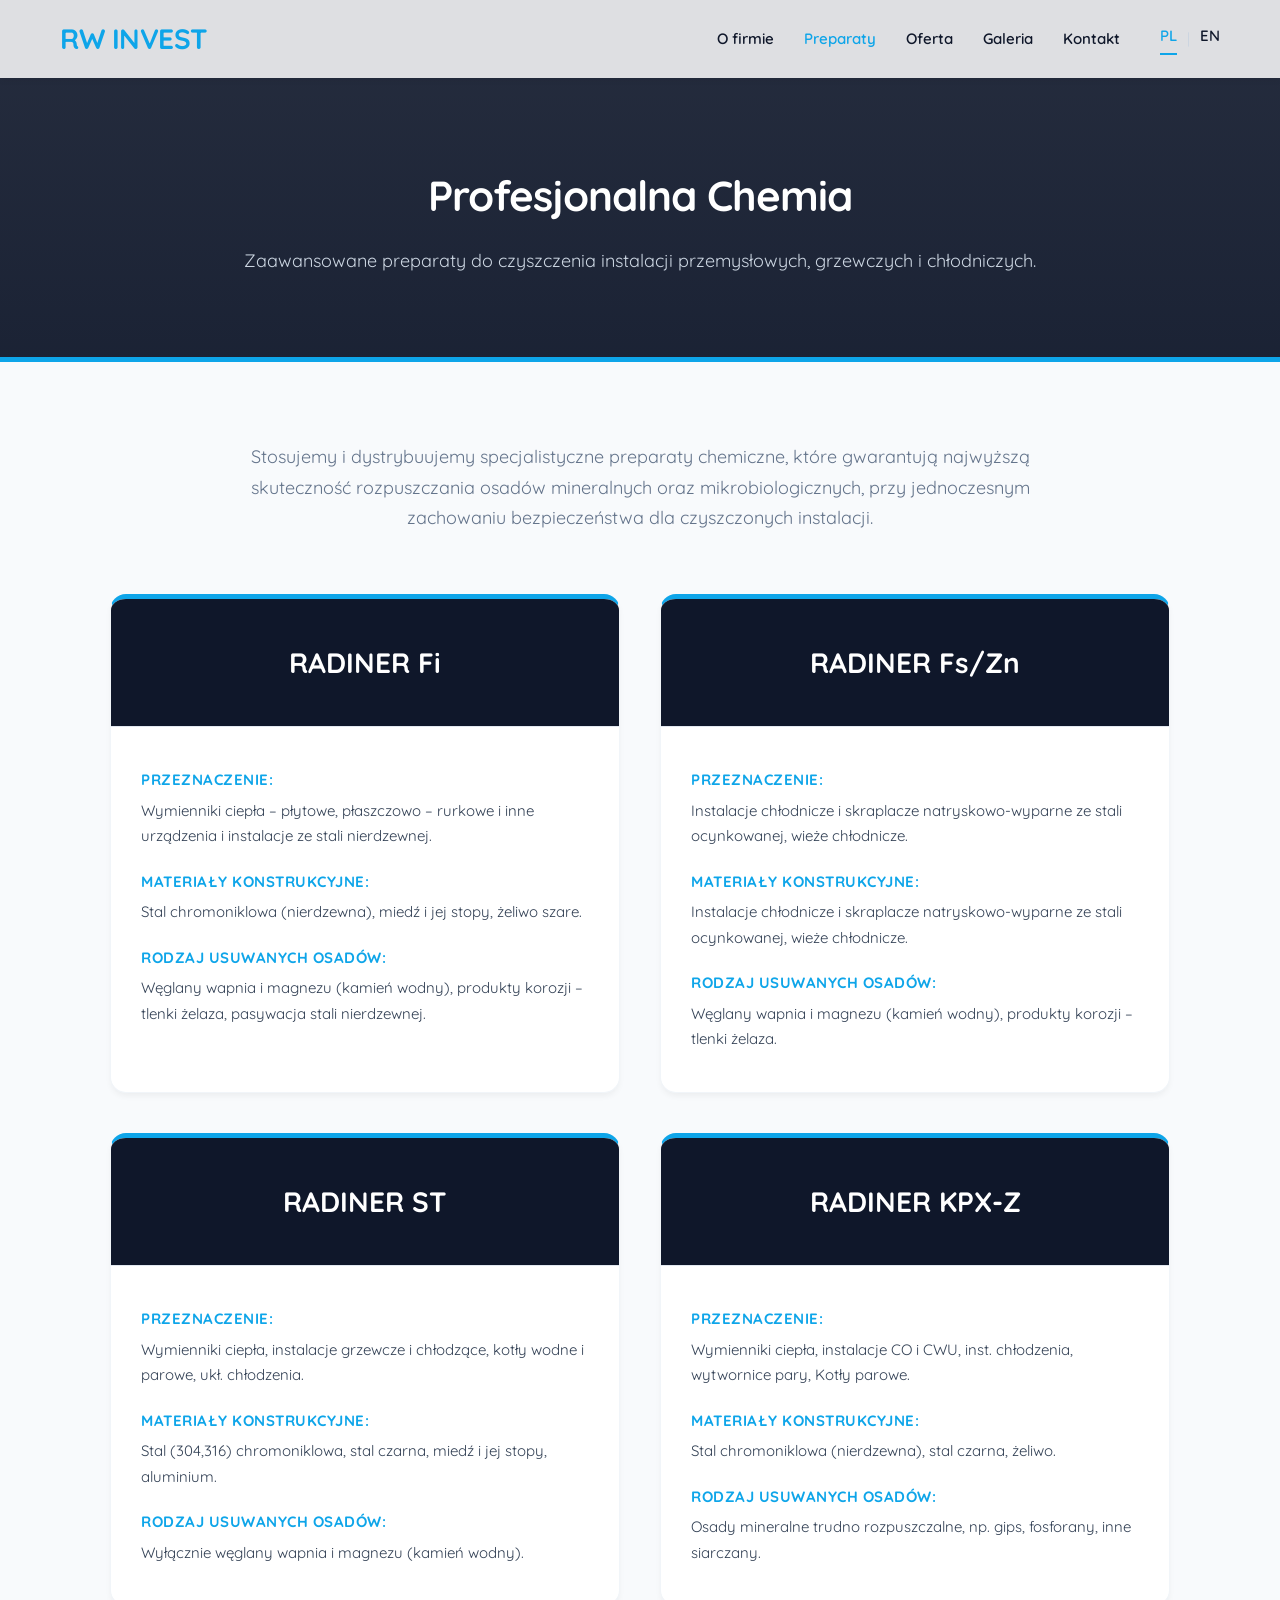
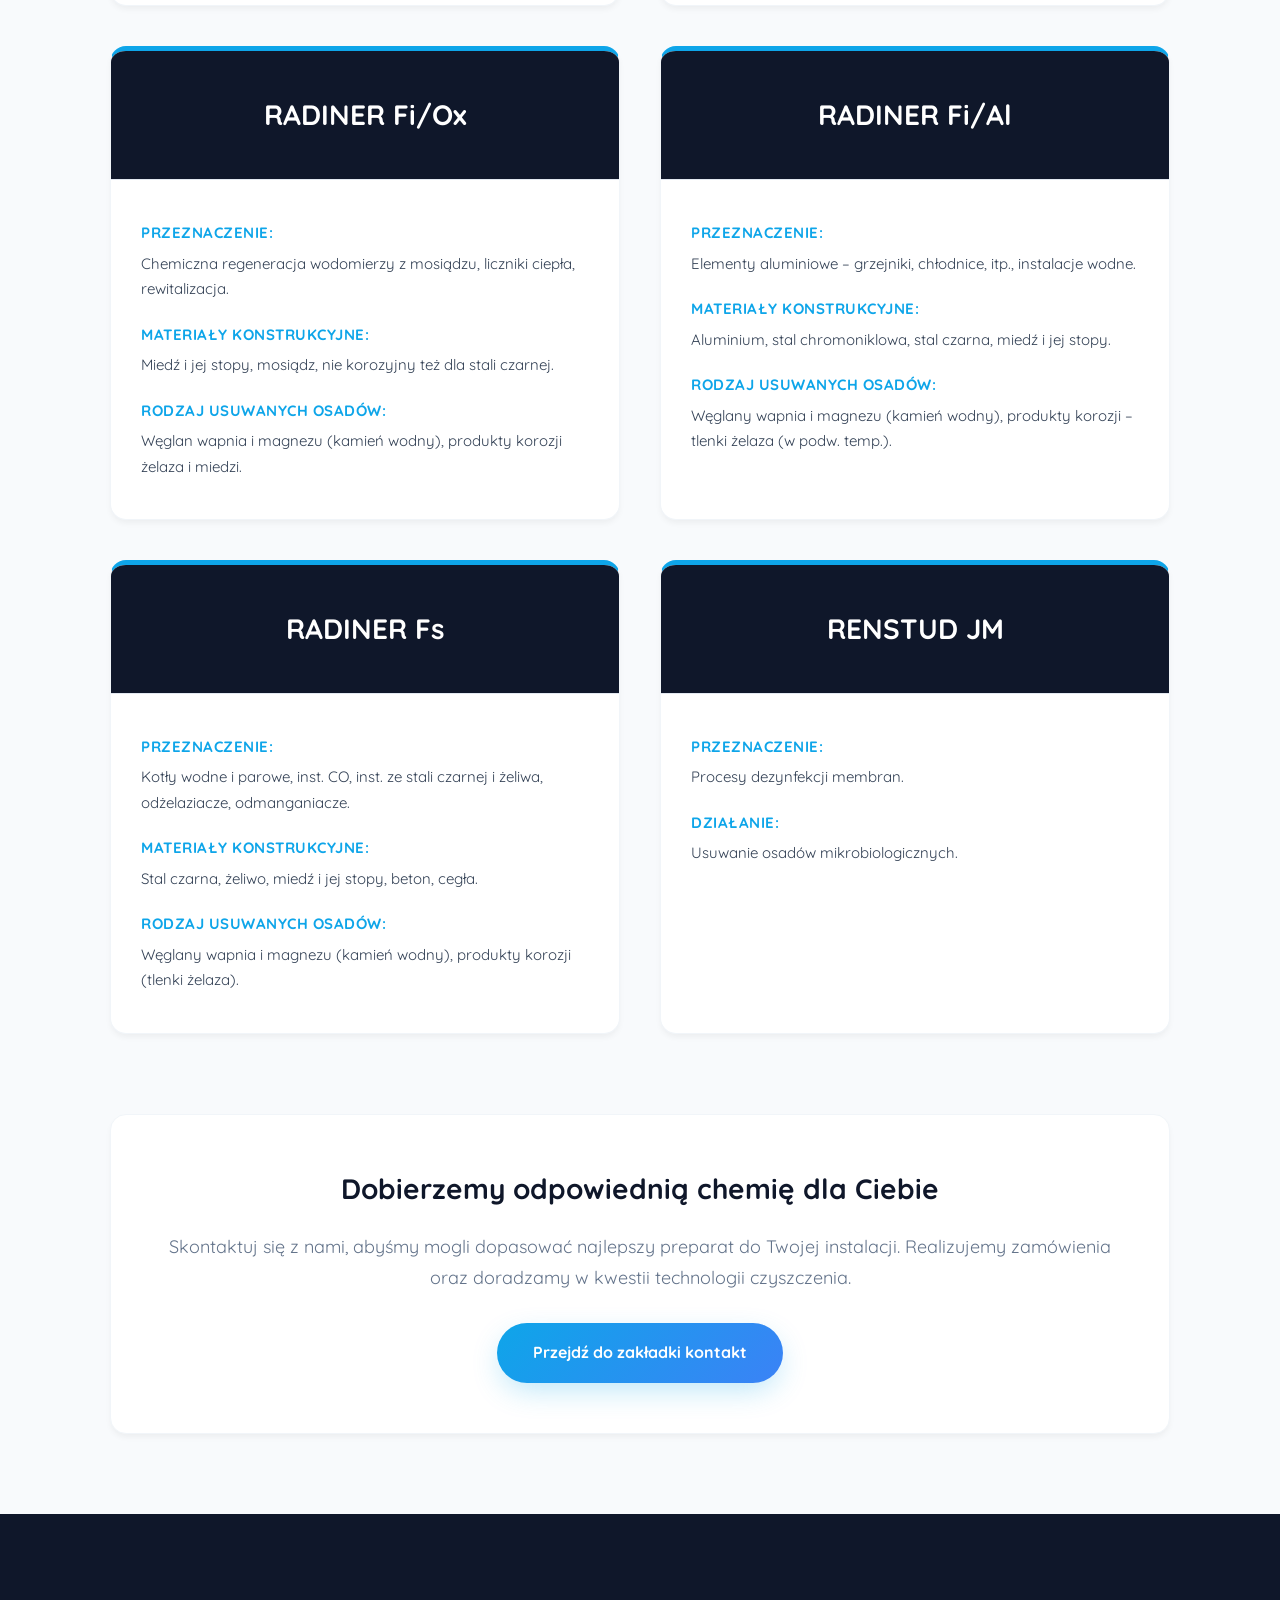
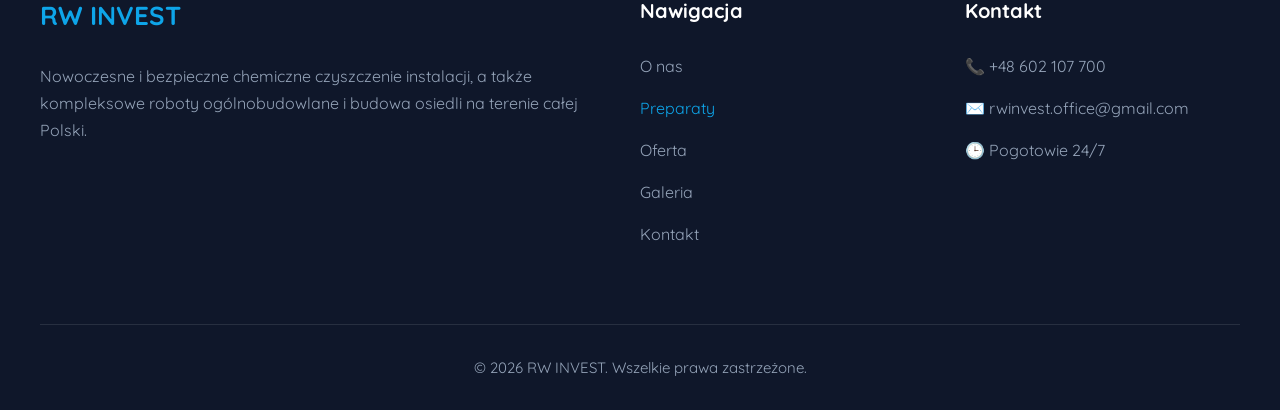
<file: preparaty.html>
<!DOCTYPE html>
<html lang="pl">
<head>
    <meta charset="UTF-8">
    <meta name="viewport" content="width=device-width, initial-scale=1.0">
    <title>Preparaty Odkamieniające - RW INVEST</title>

    <link rel="icon" type="image/png" href="favicon.png">

    <meta name="description" content="RW INVEST - profesjonalne chemiczne czyszczenie instalacji przemysłowych, kotłów, wymienników ciepła oraz kompleksowe usługi ogólnobudowlane i budowa osiedli. Zaufaj ekspertom z wieloletnim doświadczeniem.">
    <meta name="keywords" content="RW INVEST, chemiczne czyszczenie instalacji, odkamienianie wymienników, roboty budowlane, budowa osiedli, czyszczenie przemysłowe, pogotowie kanalizacyjne">
    <meta name="author" content="RW INVEST">
    <link href="https://fonts.googleapis.com/css2?family=Quicksand:wght@400;500;600;700&display=swap" rel="stylesheet">
    <link rel="stylesheet" href="style.css">
    <style>
        /* Lokalne poprawki ułatwiające czytelność nowych, długich opisów preparatów */
        .product-body strong.prop-title {
            color: var(--primary);
            display: block;
            margin-bottom: 5px;
            font-size: 15px;
            text-transform: uppercase;
            letter-spacing: 0.5px;
        }
        .product-body .prop-block {
            margin-bottom: 20px;
        }
        .product-body .prop-block:last-child {
            margin-bottom: 0;
        }
        .product-body p {
            margin-bottom: 0 !important;
            font-size: 15px !important;
        }
        .product-header {
            background: var(--secondary);
        }
        .product-header h2 {
            color: var(--white);
            margin-bottom: 0;
            font-size: 28px;
        }
    </style>
</head>
<body>

    <header>
        <div class="nav-container">
            <a href="index.html" class="logo">RW INVEST</a>

            <div class="menu-toggle" id="mobile-menu">
                <span class="bar"></span>
                <span class="bar"></span>
                <span class="bar"></span>
            </div>

            <ul class="nav-menu">
                <li><a href="o-firmie.html">O firmie</a></li>
                <li><a href="preparaty.html" style="color: var(--primary);">Preparaty</a></li>
                <li><a href="uslugi.html">Oferta</a></li>
                <li><a href="galeria.html">Galeria</a></li>
                <li><a href="kontakt.html">Kontakt</a></li>

                <li class="lang-switcher">
                    <a href="#" class="active">PL</a>
                    <span class="lang-separator">|</span>
                    <a href="preparaty-en.html">EN</a>
                </li>
            </ul>
        </div>
    </header>

    <div class="page-header reveal">
        <h1>Profesjonalna Chemia</h1>
        <p>Zaawansowane preparaty do czyszczenia instalacji przemysłowych, grzewczych i chłodniczych.</p>
    </div>

    <section class="products-section">
        <div class="products-intro reveal">
            <p>Stosujemy i dystrybuujemy specjalistyczne preparaty chemiczne, które gwarantują najwyższą skuteczność rozpuszczania osadów mineralnych oraz mikrobiologicznych, przy jednoczesnym zachowaniu bezpieczeństwa dla czyszczonych instalacji.</p>
        </div>

        <div class="products-grid">
            
            <div class="product-card reveal delay-1">
                <div class="product-header">
                    <h2>RADINER Fi</h2>
                </div>
                <div class="product-body">
                    <div class="prop-block">
                        <strong class="prop-title">Przeznaczenie:</strong>
                        <p>Wymienniki ciepła – płytowe, płaszczowo – rurkowe i inne urządzenia i instalacje ze stali nierdzewnej.</p>
                    </div>
                    <div class="prop-block">
                        <strong class="prop-title">Materiały konstrukcyjne:</strong>
                        <p>Stal chromoniklowa (nierdzewna), miedź i jej stopy, żeliwo szare.</p>
                    </div>
                    <div class="prop-block">
                        <strong class="prop-title">Rodzaj usuwanych osadów:</strong>
                        <p>Węglany wapnia i magnezu (kamień wodny), produkty korozji – tlenki żelaza, pasywacja stali nierdzewnej.</p>
                    </div>
                </div>
            </div>

            <div class="product-card reveal delay-2">
                <div class="product-header">
                    <h2>RADINER Fs/Zn</h2>
                </div>
                <div class="product-body">
                    <div class="prop-block">
                        <strong class="prop-title">Przeznaczenie:</strong>
                        <p>Instalacje chłodnicze i skraplacze natryskowo-wyparne ze stali ocynkowanej, wieże chłodnicze.</p>
                    </div>
                    <div class="prop-block">
                        <strong class="prop-title">Materiały konstrukcyjne:</strong>
                        <p>Instalacje chłodnicze i skraplacze natryskowo-wyparne ze stali ocynkowanej, wieże chłodnicze.</p>
                    </div>
                    <div class="prop-block">
                        <strong class="prop-title">Rodzaj usuwanych osadów:</strong>
                        <p>Węglany wapnia i magnezu (kamień wodny), produkty korozji – tlenki żelaza.</p>
                    </div>
                </div>
            </div>

            <div class="product-card reveal delay-3">
                <div class="product-header">
                    <h2>RADINER ST</h2>
                </div>
                <div class="product-body">
                    <div class="prop-block">
                        <strong class="prop-title">Przeznaczenie:</strong>
                        <p>Wymienniki ciepła, instalacje grzewcze i chłodzące, kotły wodne i parowe, ukł. chłodzenia.</p>
                    </div>
                    <div class="prop-block">
                        <strong class="prop-title">Materiały konstrukcyjne:</strong>
                        <p>Stal (304,316) chromoniklowa, stal czarna, miedź i jej stopy, aluminium.</p>
                    </div>
                    <div class="prop-block">
                        <strong class="prop-title">Rodzaj usuwanych osadów:</strong>
                        <p>Wyłącznie węglany wapnia i magnezu (kamień wodny).</p>
                    </div>
                </div>
            </div>

            <div class="product-card reveal delay-1">
                <div class="product-header">
                    <h2>RADINER KPX-Z</h2>
                </div>
                <div class="product-body">
                    <div class="prop-block">
                        <strong class="prop-title">Przeznaczenie:</strong>
                        <p>Wymienniki ciepła, instalacje CO i CWU, inst. chłodzenia, wytwornice pary, Kotły parowe.</p>
                    </div>
                    <div class="prop-block">
                        <strong class="prop-title">Materiały konstrukcyjne:</strong>
                        <p>Stal chromoniklowa (nierdzewna), stal czarna, żeliwo.</p>
                    </div>
                    <div class="prop-block">
                        <strong class="prop-title">Rodzaj usuwanych osadów:</strong>
                        <p>Osady mineralne trudno rozpuszczalne, np. gips, fosforany, inne siarczany.</p>
                    </div>
                </div>
            </div>

            <div class="product-card reveal delay-2">
                <div class="product-header">
                    <h2>RADINER Fi/Ox</h2>
                </div>
                <div class="product-body">
                    <div class="prop-block">
                        <strong class="prop-title">Przeznaczenie:</strong>
                        <p>Chemiczna regeneracja wodomierzy z mosiądzu, liczniki ciepła, rewitalizacja.</p>
                    </div>
                    <div class="prop-block">
                        <strong class="prop-title">Materiały konstrukcyjne:</strong>
                        <p>Miedź i jej stopy, mosiądz, nie korozyjny też dla stali czarnej.</p>
                    </div>
                    <div class="prop-block">
                        <strong class="prop-title">Rodzaj usuwanych osadów:</strong>
                        <p>Węglan wapnia i magnezu (kamień wodny), produkty korozji żelaza i miedzi.</p>
                    </div>
                </div>
            </div>

            <div class="product-card reveal delay-3">
                <div class="product-header">
                    <h2>RADINER Fi/Al</h2>
                </div>
                <div class="product-body">
                    <div class="prop-block">
                        <strong class="prop-title">Przeznaczenie:</strong>
                        <p>Elementy aluminiowe – grzejniki, chłodnice, itp., instalacje wodne.</p>
                    </div>
                    <div class="prop-block">
                        <strong class="prop-title">Materiały konstrukcyjne:</strong>
                        <p>Aluminium, stal chromoniklowa, stal czarna, miedź i jej stopy.</p>
                    </div>
                    <div class="prop-block">
                        <strong class="prop-title">Rodzaj usuwanych osadów:</strong>
                        <p>Węglany wapnia i magnezu (kamień wodny), produkty korozji – tlenki żelaza (w podw. temp.).</p>
                    </div>
                </div>
            </div>

            <div class="product-card reveal delay-1">
                <div class="product-header">
                    <h2>RADINER Fs</h2>
                </div>
                <div class="product-body">
                    <div class="prop-block">
                        <strong class="prop-title">Przeznaczenie:</strong>
                        <p>Kotły wodne i parowe, inst. CO, inst. ze stali czarnej i żeliwa, odżelaziacze, odmanganiacze.</p>
                    </div>
                    <div class="prop-block">
                        <strong class="prop-title">Materiały konstrukcyjne:</strong>
                        <p>Stal czarna, żeliwo, miedź i jej stopy, beton, cegła.</p>
                    </div>
                    <div class="prop-block">
                        <strong class="prop-title">Rodzaj usuwanych osadów:</strong>
                        <p>Węglany wapnia i magnezu (kamień wodny), produkty korozji (tlenki żelaza).</p>
                    </div>
                </div>
            </div>

            <div class="product-card reveal delay-2">
                <div class="product-header">
                    <h2>RENSTUD JM</h2>
                </div>
                <div class="product-body">
                    <div class="prop-block">
                        <strong class="prop-title">Przeznaczenie:</strong>
                        <p>Procesy dezynfekcji membran.</p>
                    </div>
                    <div class="prop-block">
                        <strong class="prop-title">Działanie:</strong>
                        <p>Usuwanie osadów mikrobiologicznych.</p>
                    </div>
                </div>
            </div>

        </div>

        <div class="order-section reveal delay-1">
            <h3>Dobierzemy odpowiednią chemię dla Ciebie</h3>
            <p>Skontaktuj się z nami, abyśmy mogli dopasować najlepszy preparat do Twojej instalacji. Realizujemy zamówienia oraz doradzamy w kwestii technologii czyszczenia.</p>
            <a href="kontakt.html" class="btn">Przejdź do zakładki kontakt</a>
        </div>
    </section>

    <footer>
        <div class="footer-grid">
            <div class="footer-col">
                <h4 style="color: var(--primary); font-size: 26px;">RW INVEST</h4>
                <p>Nowoczesne i bezpieczne chemiczne czyszczenie instalacji, a także kompleksowe roboty ogólnobudowlane i budowa osiedli na terenie całej Polski.</p>
            </div>
            <div class="footer-col">
                <h4>Nawigacja</h4>
                <ul>
                    <li><a href="o-firmie.html">O nas</a></li>
                    <li><a href="preparaty.html" style="color: var(--primary);">Preparaty</a></li>
                    <li><a href="uslugi.html">Oferta</a></li>
                    <li><a href="galeria.html">Galeria</a></li>
                    <li><a href="kontakt.html">Kontakt</a></li>
                </ul>
            </div>
            <div class="footer-col">
                <h4>Kontakt</h4>
                <ul>
                    <li>📞 +48 602 107 700</li>
                    <li>✉️ rwinvest.office@gmail.com</li>
                    <li>🕒 Pogotowie 24/7</li>
                </ul>
            </div>
        </div>
        <div class="footer-bottom">
            <p>&copy; 2026 RW INVEST. Wszelkie prawa zastrzeżone.</p>
        </div>
    </footer>

    <script src="script.js"></script>
</body>
</html>
</file>
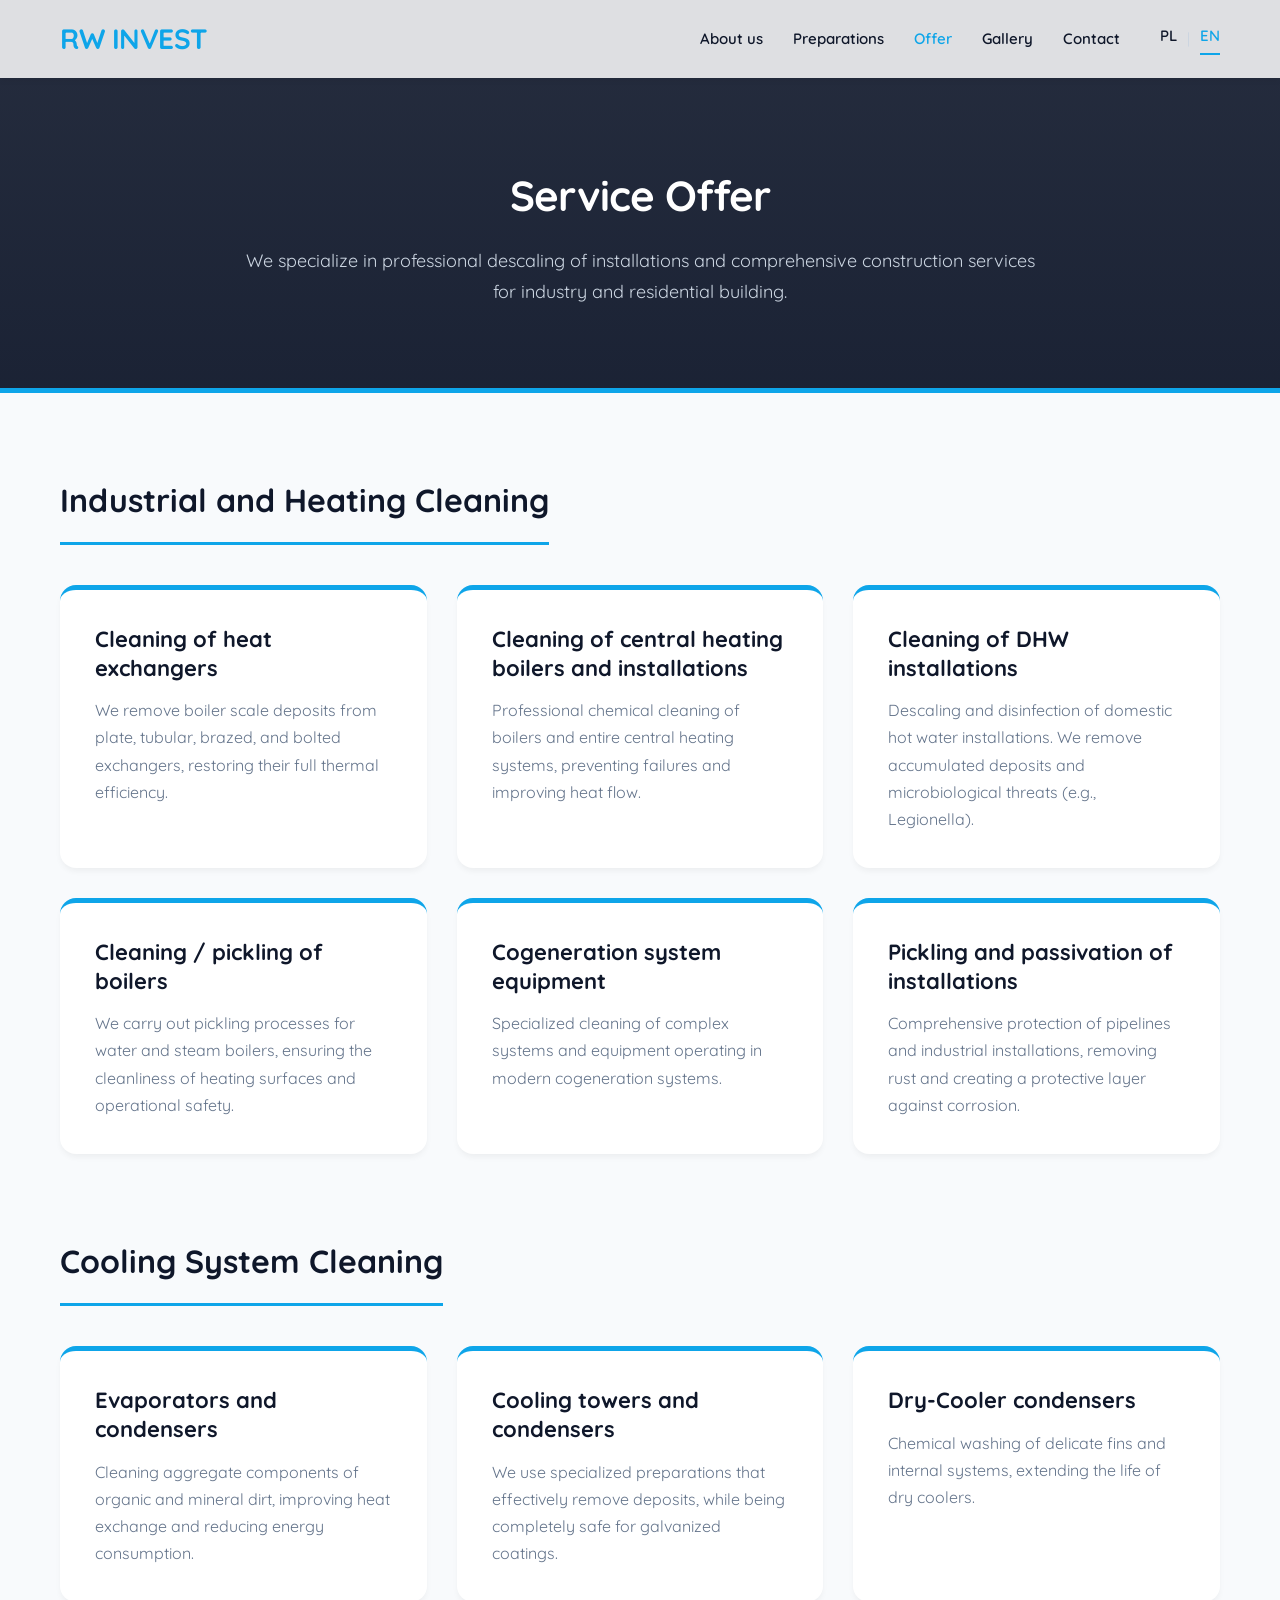
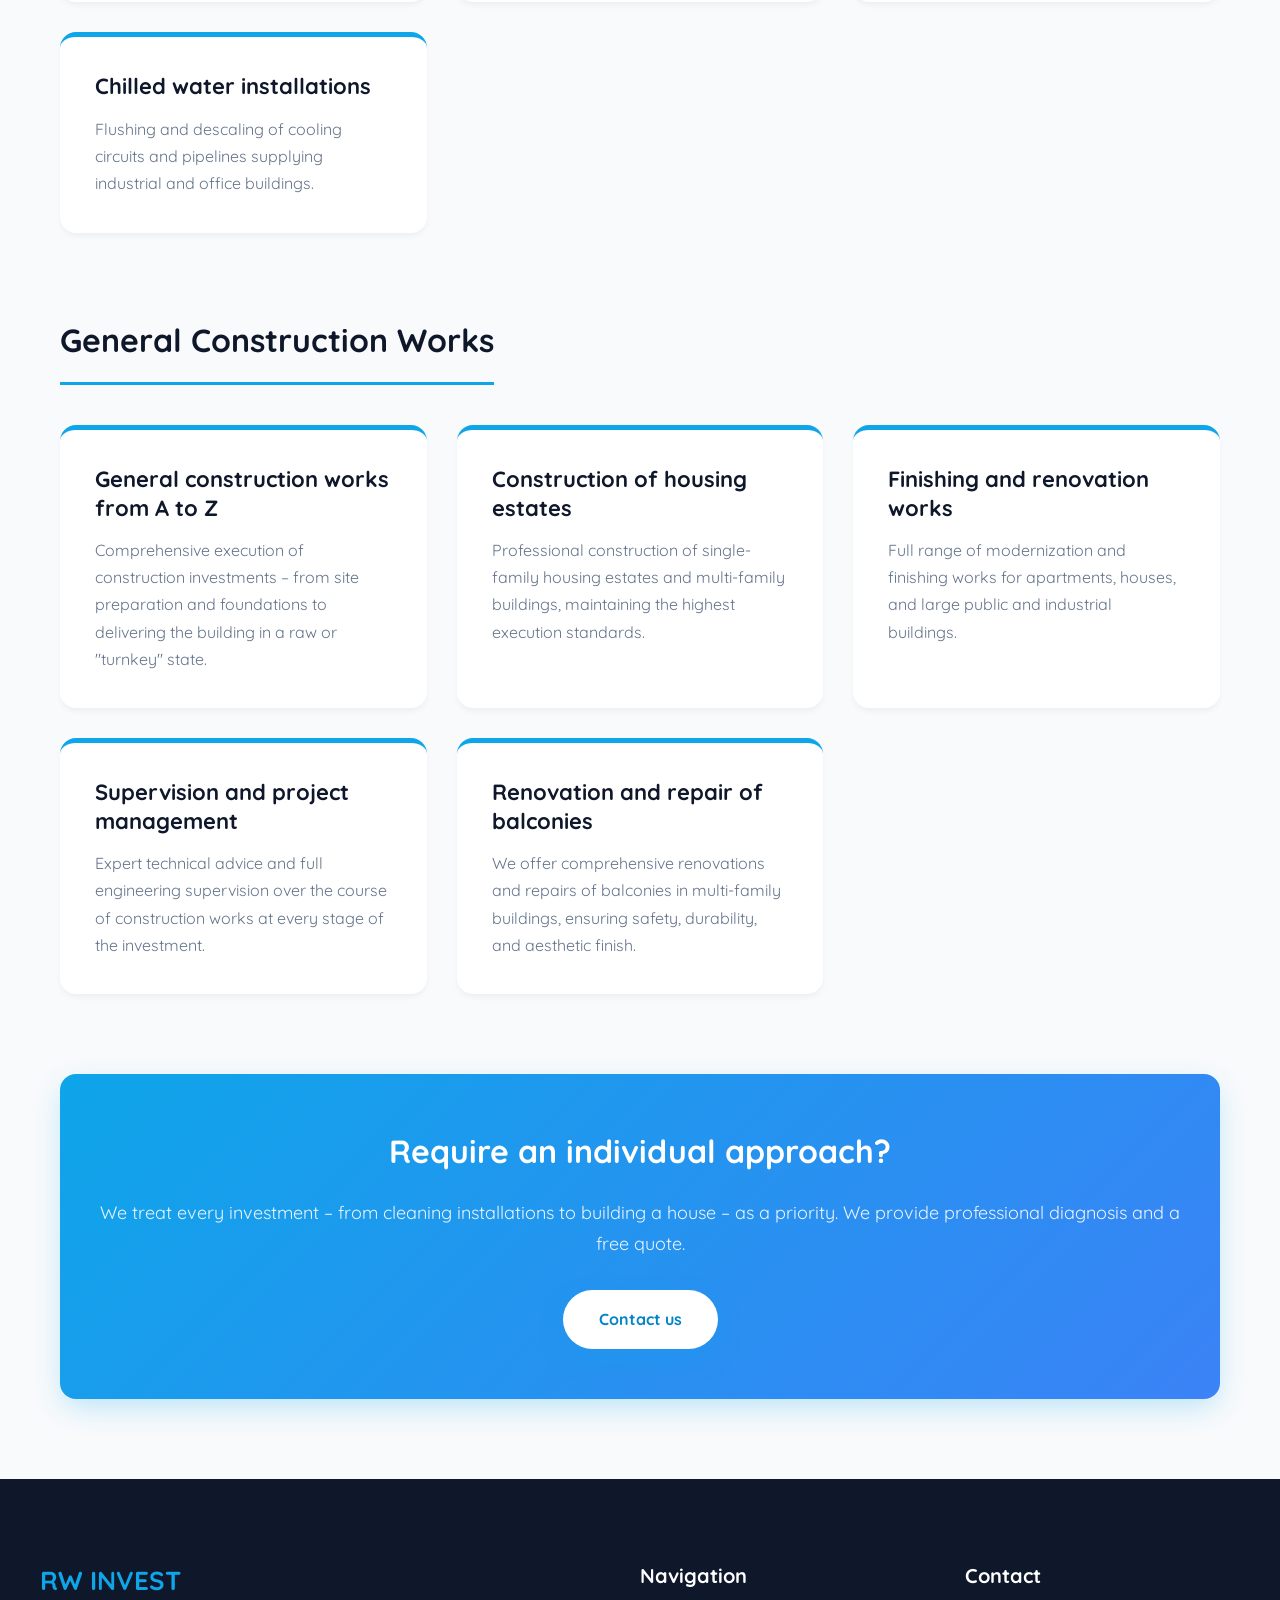
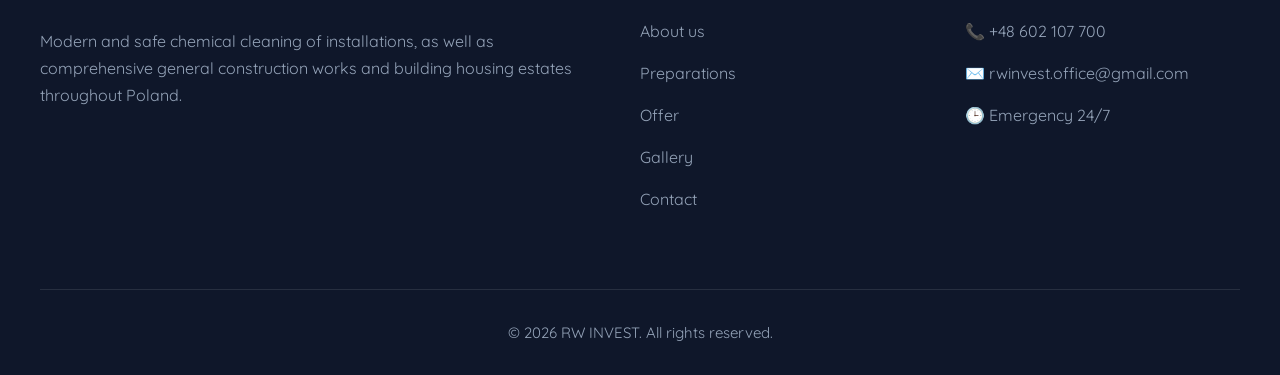
<file: uslugi-en.html>
<!DOCTYPE html>
<html lang="en">
<head>
    <meta charset="UTF-8">
    <meta name="viewport" content="width=device-width, initial-scale=1.0">
    <title>Services - RW INVEST</title>

    <link rel="icon" type="image/png" href="favicon.png">

    <meta name="description" content="RW INVEST - profesjonalne chemiczne czyszczenie instalacji przemysłowych, kotłów, wymienników ciepła oraz kompleksowe usługi ogólnobudowlane i budowa osiedli. Zaufaj ekspertom z wieloletnim doświadczeniem.">
    <meta name="keywords" content="RW INVEST, chemiczne czyszczenie instalacji, odkamienianie wymienników, roboty budowlane, budowa osiedli, czyszczenie przemysłowe, pogotowie kanalizacyjne">
    <meta name="author" content="RW INVEST">
    <link href="https://fonts.googleapis.com/css2?family=Quicksand:wght@400;500;600;700&display=swap" rel="stylesheet">
    <link rel="stylesheet" href="style.css">
</head>
<body>

    <header>
        <div class="nav-container">
            <a href="index-en.html" class="logo">RW INVEST</a>

            <div class="menu-toggle" id="mobile-menu">
                <span class="bar"></span>
                <span class="bar"></span>
                <span class="bar"></span>
            </div>

            <ul class="nav-menu">
                <li><a href="o-firmie-en.html">About us</a></li>
                <li><a href="preparaty-en.html">Preparations</a></li>
                <li><a href="uslugi-en.html" style="color: var(--primary);">Offer</a></li>
                <li><a href="galeria-en.html">Gallery</a></li>
                <li><a href="kontakt-en.html">Contact</a></li>

                <li class="lang-switcher">
                    <a href="uslugi.html">PL</a>
                    <span class="lang-separator">|</span>
                    <a href="#" class="active">EN</a>
                </li>
            </ul>
        </div>
    </header>

    <div class="page-header reveal">
        <h1>Service Offer</h1>
        <p>We specialize in professional descaling of installations and comprehensive construction services for industry and residential building.</p>
    </div>

    <section class="services-wrapper">
        
        <h2 class="category-title reveal">Industrial and Heating Cleaning</h2>
        <div class="services-grid">
            <div class="service-card reveal delay-1">
                <h3>Cleaning of heat exchangers</h3>
                <p>We remove boiler scale deposits from plate, tubular, brazed, and bolted exchangers, restoring their full thermal efficiency.</p>
            </div>
            <div class="service-card reveal delay-2">
                <h3>Cleaning of central heating boilers and installations</h3>
                <p>Professional chemical cleaning of boilers and entire central heating systems, preventing failures and improving heat flow.</p>
            </div>
            <div class="service-card reveal delay-3">
                <h3>Cleaning of DHW installations</h3>
                <p>Descaling and disinfection of domestic hot water installations. We remove accumulated deposits and microbiological threats (e.g., Legionella).</p>
            </div>
            <div class="service-card reveal delay-1">
                <h3>Cleaning / pickling of boilers</h3>
                <p>We carry out pickling processes for water and steam boilers, ensuring the cleanliness of heating surfaces and operational safety.</p>
            </div>
            <div class="service-card reveal delay-2">
                <h3>Cogeneration system equipment</h3>
                <p>Specialized cleaning of complex systems and equipment operating in modern cogeneration systems.</p>
            </div>
            <div class="service-card reveal delay-3">
                <h3>Pickling and passivation of installations</h3>
                <p>Comprehensive protection of pipelines and industrial installations, removing rust and creating a protective layer against corrosion.</p>
            </div>
        </div>

        <h2 class="category-title reveal">Cooling System Cleaning</h2>
        <div class="services-grid">
            <div class="service-card reveal delay-1">
                <h3>Evaporators and condensers</h3>
                <p>Cleaning aggregate components of organic and mineral dirt, improving heat exchange and reducing energy consumption.</p>
            </div>
            <div class="service-card reveal delay-2">
                <h3>Cooling towers and condensers</h3>
                <p>We use specialized preparations that effectively remove deposits, while being completely safe for galvanized coatings.</p>
            </div>
            <div class="service-card reveal delay-3">
                <h3>Dry-Cooler condensers</h3>
                <p>Chemical washing of delicate fins and internal systems, extending the life of dry coolers.</p>
            </div>
            <div class="service-card reveal delay-1">
                <h3>Chilled water installations</h3>
                <p>Flushing and descaling of cooling circuits and pipelines supplying industrial and office buildings.</p>
            </div>
        </div>

        <h2 class="category-title reveal">General Construction Works</h2>
        <div class="services-grid">
            <div class="service-card reveal delay-1">
                <h3>General construction works from A to Z</h3>
                <p>Comprehensive execution of construction investments – from site preparation and foundations to delivering the building in a raw or "turnkey" state.</p>
            </div>
            <div class="service-card reveal delay-2">
                <h3>Construction of housing estates</h3>
                <p>Professional construction of single-family housing estates and multi-family buildings, maintaining the highest execution standards.</p>
            </div>
            <div class="service-card reveal delay-3">
                <h3>Finishing and renovation works</h3>
                <p>Full range of modernization and finishing works for apartments, houses, and large public and industrial buildings.</p>
            </div>
            <div class="service-card reveal delay-1">
                <h3>Supervision and project management</h3>
                <p>Expert technical advice and full engineering supervision over the course of construction works at every stage of the investment.</p>
            </div>
            <div class="service-card reveal delay-1">
                <h3>Renovation and repair of balconies</h3>
                <p>We offer comprehensive renovations and repairs of balconies in multi-family buildings, ensuring safety, durability, and aesthetic finish.</p>
            </div>
        </div>
       

        <div class="cta-banner reveal">
            <h2>Require an individual approach?</h2>
            <p>We treat every investment – from cleaning installations to building a house – as a priority. We provide professional diagnosis and a free quote.</p>
            <a href="kontakt.html" class="btn">Contact us</a>
        </div>

    </section>

    <footer>
        <div class="footer-grid">
            <div class="footer-col">
                <h4 style="color: var(--primary); font-size: 26px;">RW INVEST</h4>
                <p>Modern and safe chemical cleaning of installations, as well as comprehensive general construction works and building housing estates throughout Poland.</p>
            </div>
            <div class="footer-col">
                <h4>Navigation</h4>
                <ul>
                    <li><a href="o-firmie-en.html">About us</a></li>
                    <li><a href="preparaty-en.html">Preparations</a></li>
                    <li><a href="uslugi-en.html">Offer</a></li>
                    <li><a href="galeria-en.html">Gallery</a></li>
                    <li><a href="kontakt-en.html">Contact</a></li>
                </ul>
            </div>
            <div class="footer-col">
                <h4>Contact</h4>
                <ul>
                    <li>📞 +48 602 107 700</li>
                    <li>✉️ rwinvest.office@gmail.com</li>
                    <li>🕒 Emergency 24/7</li>
                </ul>
            </div>
        </div>
        <div class="footer-bottom">
            <p>&copy; 2026 RW INVEST. All rights reserved.</p>
        </div>
    </footer>
    
    <script src="script.js"></script>
</body>
</html>
</file>
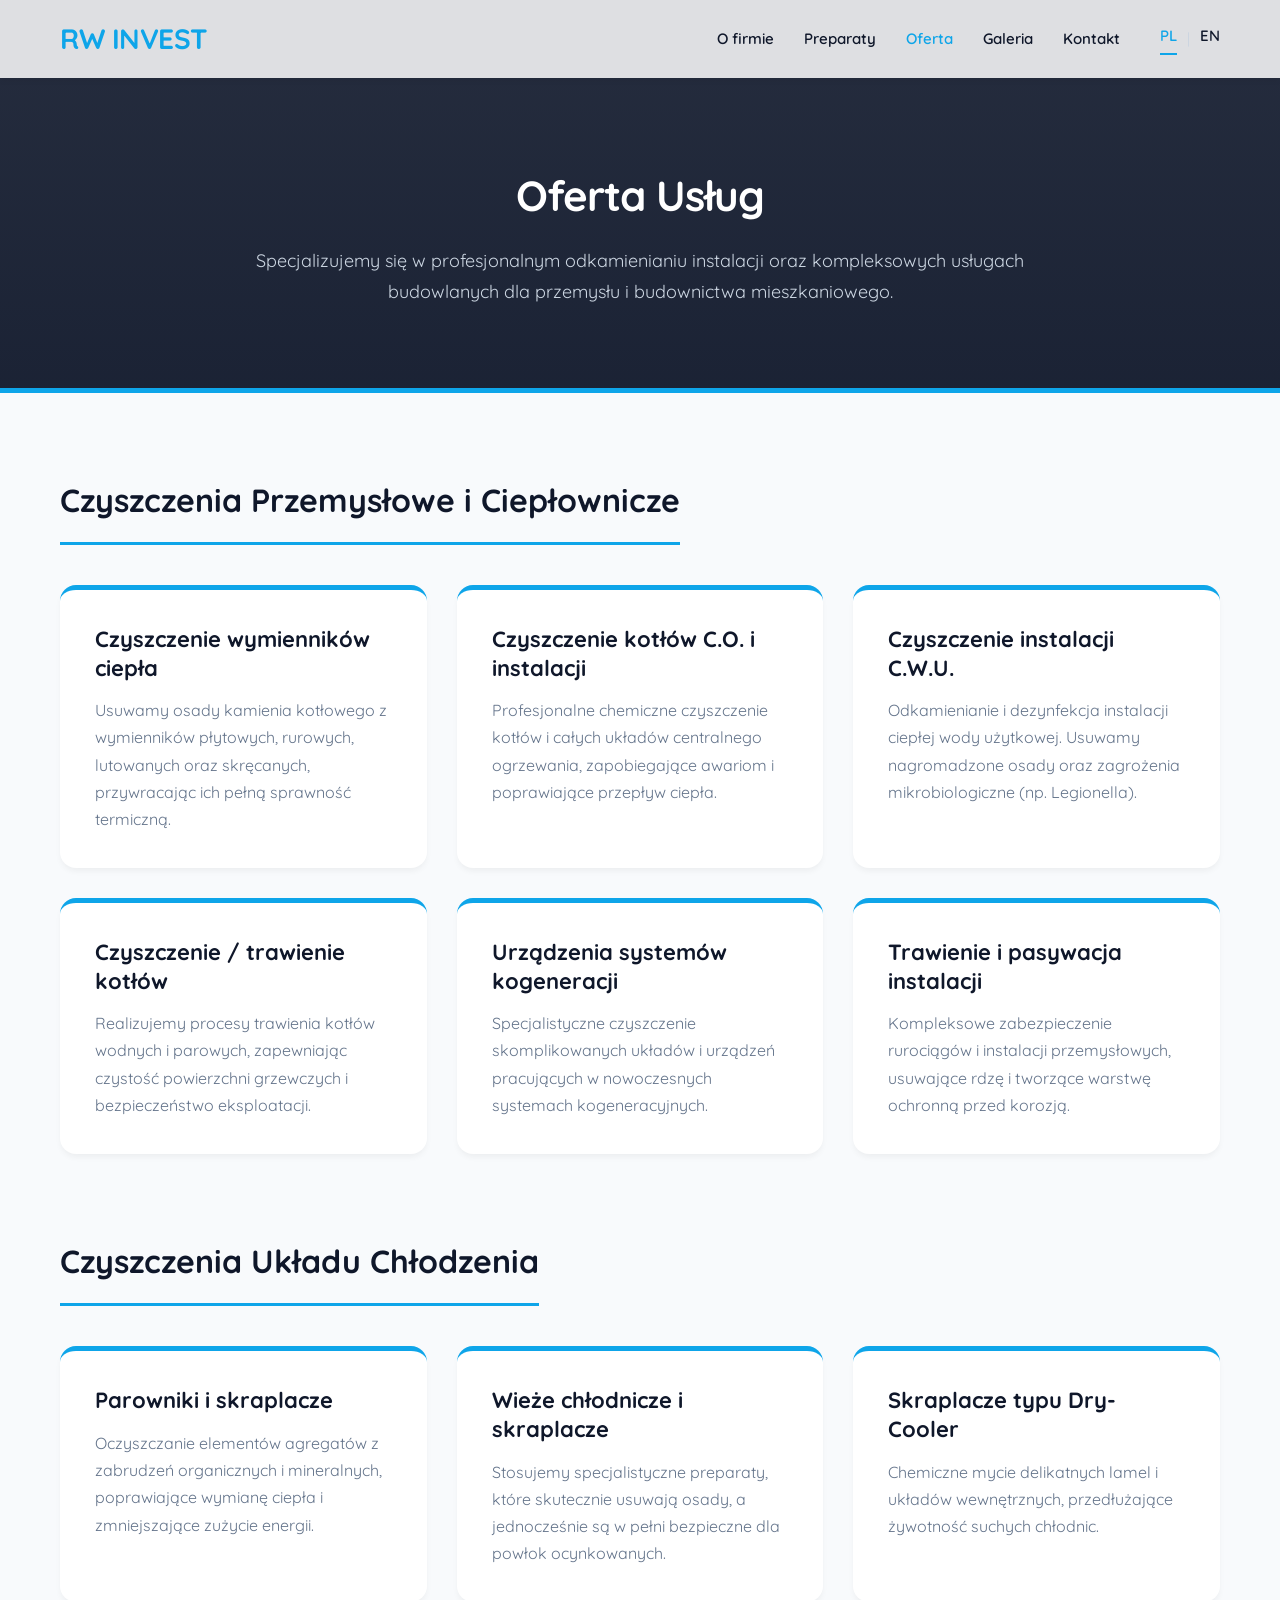
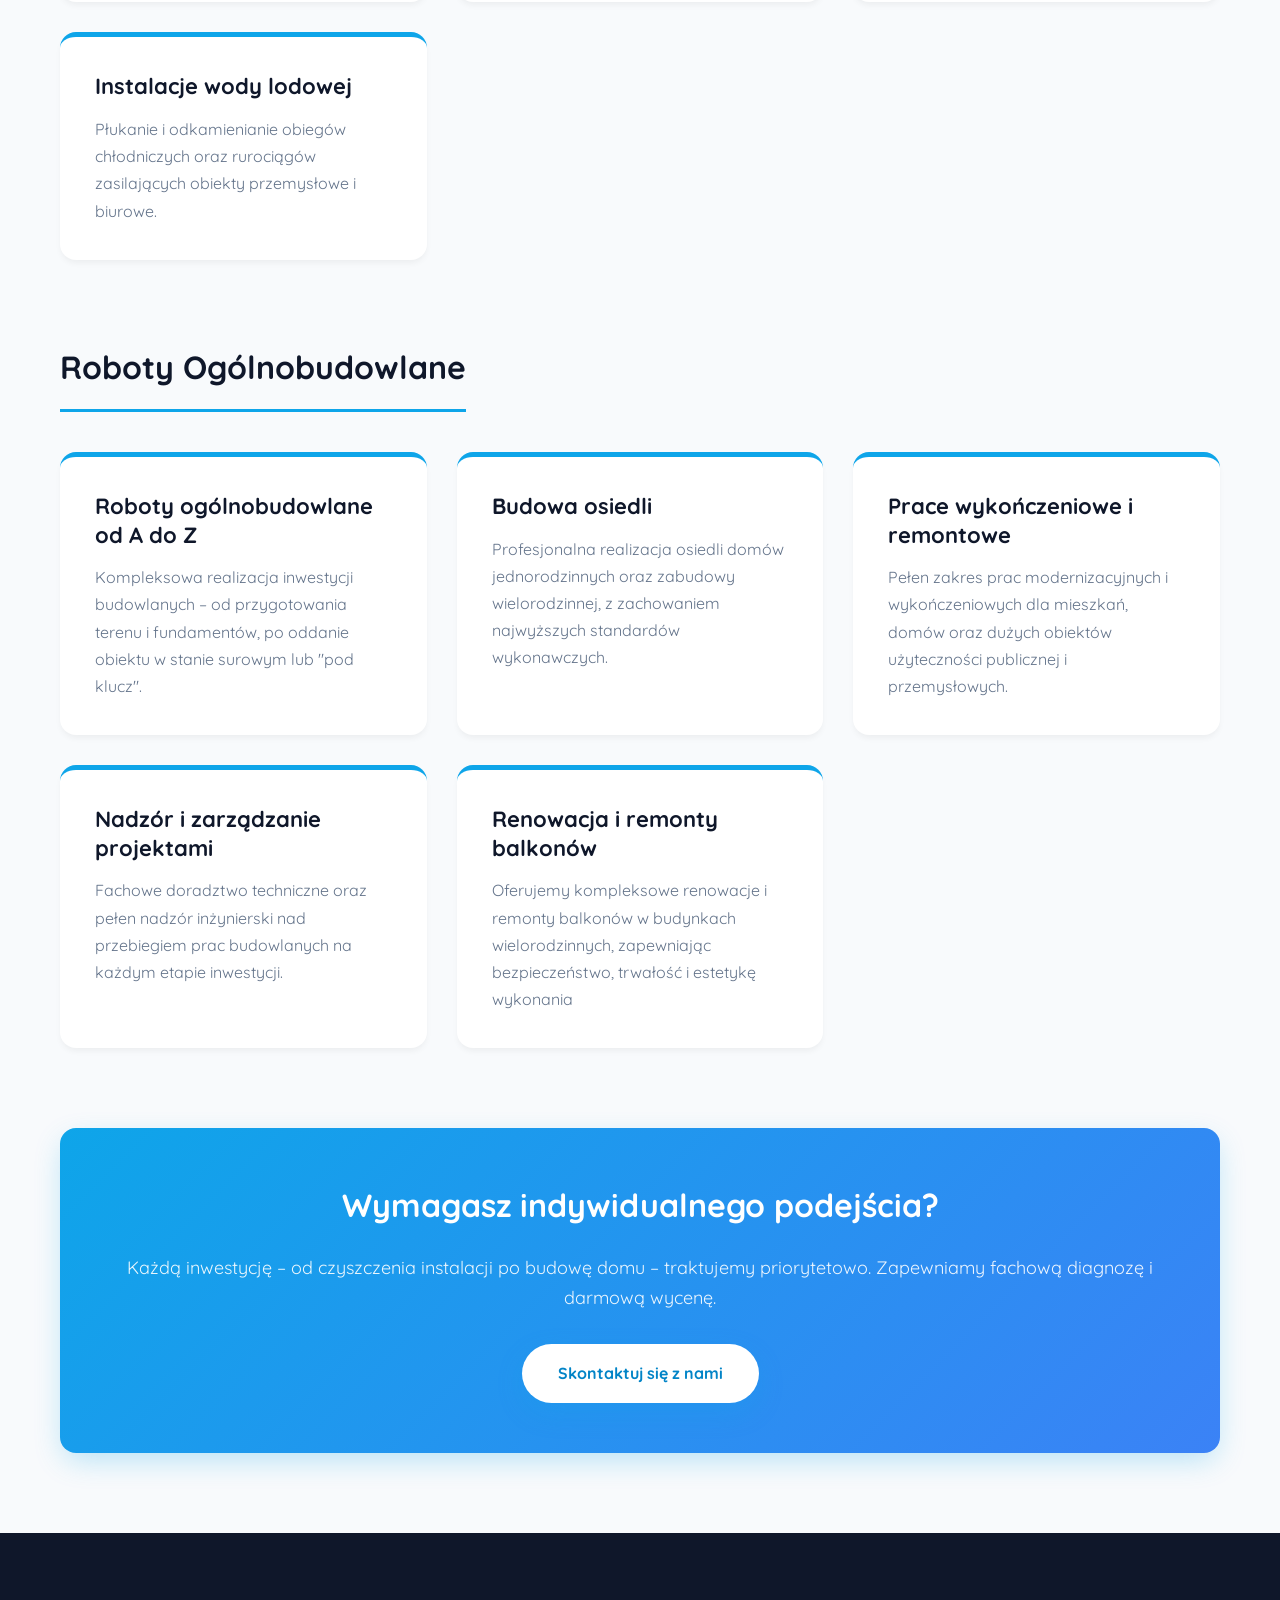
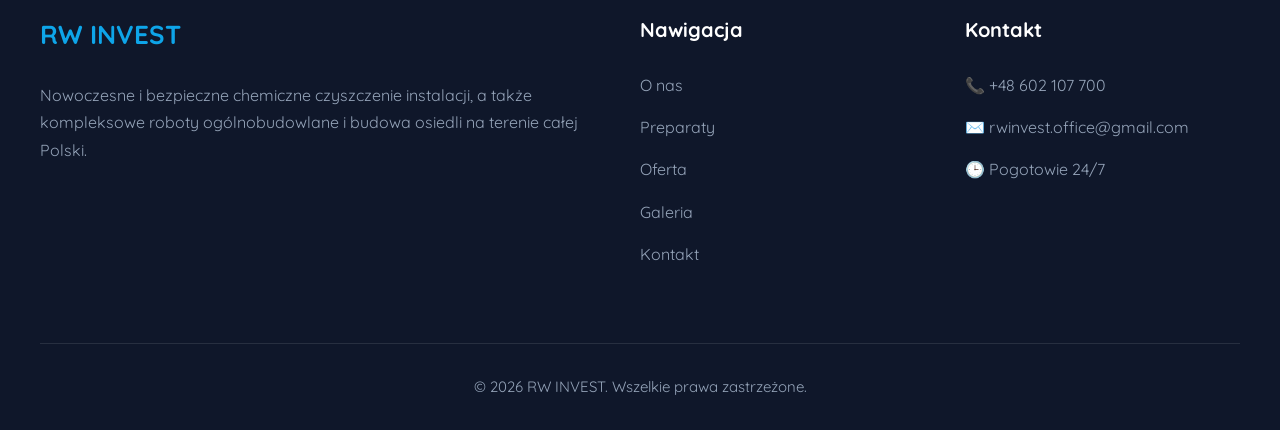
<file: uslugi.html>
<!DOCTYPE html>
<html lang="pl">
<head>
    <meta charset="UTF-8">
    <meta name="viewport" content="width=device-width, initial-scale=1.0">
    <title>Usługi - RW INVEST</title>

    <link rel="icon" type="image/png" href="favicon.png">

    <meta name="description" content="RW INVEST - profesjonalne chemiczne czyszczenie instalacji przemysłowych, kotłów, wymienników ciepła oraz kompleksowe usługi ogólnobudowlane i budowa osiedli. Zaufaj ekspertom z wieloletnim doświadczeniem.">
    <meta name="keywords" content="RW INVEST, chemiczne czyszczenie instalacji, odkamienianie wymienników, roboty budowlane, budowa osiedli, czyszczenie przemysłowe, pogotowie kanalizacyjne">
    <meta name="author" content="RW INVEST">
    <link href="https://fonts.googleapis.com/css2?family=Quicksand:wght@400;500;600;700&display=swap" rel="stylesheet">
    <link rel="stylesheet" href="style.css">
</head>
<body>

    <header>
        <div class="nav-container">
            <a href="index.html" class="logo">RW INVEST</a>

            <div class="menu-toggle" id="mobile-menu">
                <span class="bar"></span>
                <span class="bar"></span>
                <span class="bar"></span>
            </div>

            <ul class="nav-menu">
                <li><a href="o-firmie.html">O firmie</a></li>
                <li><a href="preparaty.html">Preparaty</a></li>
                <li><a href="uslugi.html" style="color: var(--primary);">Oferta</a></li>
                <li><a href="galeria.html">Galeria</a></li>
                <li><a href="kontakt.html">Kontakt</a></li>

                <li class="lang-switcher">
                    <a href="#" class="active">PL</a>
                    <span class="lang-separator">|</span>
                    <a href="uslugi-en.html">EN</a>
                </li>
            </ul>
        </div>
    </header>

    <div class="page-header reveal">
        <h1>Oferta Usług</h1>
        <p>Specjalizujemy się w profesjonalnym odkamienianiu instalacji oraz kompleksowych usługach budowlanych dla przemysłu i budownictwa mieszkaniowego.</p>
    </div>

    <section class="services-wrapper">
        
        <h2 class="category-title reveal">Czyszczenia Przemysłowe i Ciepłownicze</h2>
        <div class="services-grid">
            <div class="service-card reveal delay-1">
                <h3>Czyszczenie wymienników ciepła</h3>
                <p>Usuwamy osady kamienia kotłowego z wymienników płytowych, rurowych, lutowanych oraz skręcanych, przywracając ich pełną sprawność termiczną.</p>
            </div>
            <div class="service-card reveal delay-2">
                <h3>Czyszczenie kotłów C.O. i instalacji</h3>
                <p>Profesjonalne chemiczne czyszczenie kotłów i całych układów centralnego ogrzewania, zapobiegające awariom i poprawiające przepływ ciepła.</p>
            </div>
            <div class="service-card reveal delay-3">
                <h3>Czyszczenie instalacji C.W.U.</h3>
                <p>Odkamienianie i dezynfekcja instalacji ciepłej wody użytkowej. Usuwamy nagromadzone osady oraz zagrożenia mikrobiologiczne (np. Legionella).</p>
            </div>
            <div class="service-card reveal delay-1">
                <h3>Czyszczenie / trawienie kotłów</h3>
                <p>Realizujemy procesy trawienia kotłów wodnych i parowych, zapewniając czystość powierzchni grzewczych i bezpieczeństwo eksploatacji.</p>
            </div>
            <div class="service-card reveal delay-2">
                <h3>Urządzenia systemów kogeneracji</h3>
                <p>Specjalistyczne czyszczenie skomplikowanych układów i urządzeń pracujących w nowoczesnych systemach kogeneracyjnych.</p>
            </div>
            <div class="service-card reveal delay-3">
                <h3>Trawienie i pasywacja instalacji</h3>
                <p>Kompleksowe zabezpieczenie rurociągów i instalacji przemysłowych, usuwające rdzę i tworzące warstwę ochronną przed korozją.</p>
            </div>
        </div>

        <h2 class="category-title reveal">Czyszczenia Układu Chłodzenia</h2>
        <div class="services-grid">
            <div class="service-card reveal delay-1">
                <h3>Parowniki i skraplacze</h3>
                <p>Oczyszczanie elementów agregatów z zabrudzeń organicznych i mineralnych, poprawiające wymianę ciepła i zmniejszające zużycie energii.</p>
            </div>
            <div class="service-card reveal delay-2">
                <h3>Wieże chłodnicze i skraplacze</h3>
                <p>Stosujemy specjalistyczne preparaty, które skutecznie usuwają osady, a jednocześnie są w pełni bezpieczne dla powłok ocynkowanych.</p>
            </div>
            <div class="service-card reveal delay-3">
                <h3>Skraplacze typu Dry-Cooler</h3>
                <p>Chemiczne mycie delikatnych lamel i układów wewnętrznych, przedłużające żywotność suchych chłodnic.</p>
            </div>
            <div class="service-card reveal delay-1">
                <h3>Instalacje wody lodowej</h3>
                <p>Płukanie i odkamienianie obiegów chłodniczych oraz rurociągów zasilających obiekty przemysłowe i biurowe.</p>
            </div>
        </div>

        <h2 class="category-title reveal">Roboty Ogólnobudowlane</h2>
        <div class="services-grid">
            <div class="service-card reveal delay-1">
                <h3>Roboty ogólnobudowlane od A do Z</h3>
                <p>Kompleksowa realizacja inwestycji budowlanych – od przygotowania terenu i fundamentów, po oddanie obiektu w stanie surowym lub "pod klucz".</p>
            </div>
            <div class="service-card reveal delay-2">
                <h3>Budowa osiedli</h3>
                <p>Profesjonalna realizacja osiedli domów jednorodzinnych oraz zabudowy wielorodzinnej, z zachowaniem najwyższych standardów wykonawczych.</p>
            </div>
            <div class="service-card reveal delay-3">
                <h3>Prace wykończeniowe i remontowe</h3>
                <p>Pełen zakres prac modernizacyjnych i wykończeniowych dla mieszkań, domów oraz dużych obiektów użyteczności publicznej i przemysłowych.</p>
            </div>
            <div class="service-card reveal delay-1">
                <h3>Nadzór i zarządzanie projektami</h3>
                <p>Fachowe doradztwo techniczne oraz pełen nadzór inżynierski nad przebiegiem prac budowlanych na każdym etapie inwestycji.</p>
            </div>
            <div class="service-card reveal delay-1">
                <h3>Renowacja i remonty balkonów</h3>
                <p>Oferujemy kompleksowe renowacje i remonty balkonów w budynkach wielorodzinnych, zapewniając bezpieczeństwo, trwałość i estetykę wykonania</p>
            </div>
        </div>
       

        <div class="cta-banner reveal">
            <h2>Wymagasz indywidualnego podejścia?</h2>
            <p>Każdą inwestycję – od czyszczenia instalacji po budowę domu – traktujemy priorytetowo. Zapewniamy fachową diagnozę i darmową wycenę.</p>
            <a href="kontakt.html" class="btn">Skontaktuj się z nami</a>
        </div>

    </section>

    <footer>
        <div class="footer-grid">
            <div class="footer-col">
                <h4 style="color: var(--primary); font-size: 26px;">RW INVEST</h4>
                <p>Nowoczesne i bezpieczne chemiczne czyszczenie instalacji, a także kompleksowe roboty ogólnobudowlane i budowa osiedli na terenie całej Polski.</p>
            </div>
            <div class="footer-col">
                <h4>Nawigacja</h4>
                <ul>
                    <li><a href="o-firmie.html">O nas</a></li>
                    <li><a href="preparaty.html">Preparaty</a></li>
                    <li><a href="uslugi.html">Oferta</a></li>
                    <li><a href="galeria.html">Galeria</a></li>
                    <li><a href="kontakt.html">Kontakt</a></li>
                </ul>
            </div>
            <div class="footer-col">
                <h4>Kontakt</h4>
                <ul>
                    <li>📞 +48 602 107 700</li>
                    <li>✉️ rwinvest.office@gmail.com</li>
                    <li>🕒 Pogotowie 24/7</li>
                </ul>
            </div>
        </div>
        <div class="footer-bottom">
            <p>&copy; 2026 RW INVEST. Wszelkie prawa zastrzeżone.</p>
        </div>
    </footer>
    
    <script src="script.js"></script>
</body>
</html>
</file>
<file: style.css>
/* ZMIENNE CSS - SYSTEM DESIGNU */
:root {
    --primary: #0ea5e9;
    --primary-dark: #0284c7;
    --secondary: #0f172a;
    --text-main: #334155;
    --text-light: #64748b;
    --bg-main: #f8fafc;
    --white: #ffffff;
    --gradient: linear-gradient(135deg, #0ea5e9 0%, #3b82f6 100%);
    --shadow-sm: 0 4px 6px -1px rgba(0, 0, 0, 0.05);
    --shadow-md: 0 10px 20px -5px rgba(0, 0, 0, 0.08);
    --shadow-glow: 0 10px 30px -5px rgba(14, 165, 233, 0.3);
    --radius: 16px;
    --transition: all 0.4s cubic-bezier(0.4, 0, 0.2, 1);
}

html {
    scroll-behavior: smooth;
    scroll-padding-top: 100px; 
}

/* BAZOWE STYLE */
* {
    margin: 0;
    padding: 0;
    box-sizing: border-box;
}
body {
    font-family: 'Quicksand', sans-serif;
    color: var(--text-main);
    line-height: 1.7;
    background-color: var(--bg-main);
    overflow-x: hidden;
}

/* KLASY ANIMACJI (SCROLL REVEAL) */
.reveal {
    opacity: 0;
    transform: translateY(40px);
    transition: opacity 0.8s ease-out, transform 0.8s ease-out;
}
.reveal.active {
    opacity: 1;
    transform: translateY(0);
}
.delay-1 { transition-delay: 0.1s; }
.delay-2 { transition-delay: 0.2s; }
.delay-3 { transition-delay: 0.3s; }

/* NAWIGACJA (GLASSMORPHISM) */
header {
    background: rgba(255, 255, 255, 0.85);
    backdrop-filter: blur(12px);
    -webkit-backdrop-filter: blur(12px);
    box-shadow: var(--shadow-sm);
    position: fixed;
    width: 100%;
    top: 0;
    z-index: 1000;
    transition: var(--transition);
}
.nav-container {
    max-width: 1200px;
    margin: 0 auto;
    display: flex;
    justify-content: space-between;
    align-items: center;
    padding: 15px 20px;
}
.logo {
    font-size: 28px;
    font-weight: 700;
    color: var(--primary);
    text-decoration: none;
    letter-spacing: -0.5px;
    display: flex;
    align-items: center;
    gap: 10px;
}
.nav-menu {
    list-style: none;
    display: flex;
    gap: 30px;
    align-items: center; /* To sprawi, że zakładki i języki będą idealnie w tej samej linii */
}
.nav-menu li a {
    text-decoration: none;
    color: var(--secondary);
    font-weight: 600;
    font-size: 15px;
    transition: var(--transition);
    position: relative;
}
.nav-menu li a::after {
    content: '';
    position: absolute;
    width: 0;
    height: 2px;
    bottom: -4px;
    left: 0;
    background: var(--gradient);
    transition: var(--transition);
}
.nav-menu li a:hover {
    color: var(--primary);
}
.nav-menu li a:hover::after {
    width: 100%;
}

/* SEKCJA HERO Z ANIMACJĄ TŁA */
/* SEKCJA HERO - WERSJA KULOODPORNA */
.hero {
    position: relative;
    min-height: 100vh;
    display: flex;
    align-items: center;
    justify-content: center;
    color: var(--white);
    text-align: center;
    padding: 120px 20px;
    
    /* Tutaj łączymy ciemny gradient i zdjęcie w jednej linijce! */
    background-image: 
        linear-gradient(to bottom right, rgba(15, 23, 42, 0.8), rgba(15, 23, 42, 0.6)), 
        url('https://images.unsplash.com/photo-1581092160562-40aa08e78837?ixlib=rb-4.0.3&auto=format&fit=crop&w=1920&q=80');
    
    background-position: center;
    background-size: cover;
    background-repeat: no-repeat;
    background-attachment: fixed; /* Opcjonalny efekt paralaksy - zdjęcie zostaje w miejscu przy scrollowaniu */
}

.hero-content {
    max-width: 900px;
    z-index: 1;
    animation: fadeInUp 1s ease-out forwards;
}
@keyframes fadeInUp {
    from { opacity: 0; transform: translateY(30px); }
    to { opacity: 1; transform: translateY(0); }
}
.hero h1 {
    font-size: 56px;
    margin-bottom: 25px;
    line-height: 1.1;
    font-weight: 700;
    letter-spacing: -1px;
}
.hero p {
    font-size: 20px;
    margin-bottom: 40px;
    color: #cbd5e1;
    font-weight: 400;
}
.hero-buttons {
    display: flex;
    gap: 20px;
    justify-content: center;
    flex-wrap: wrap;
}

/* NOWOCZESNE PRZYCISKI */
.btn-primary {
    background: var(--gradient);
    color: var(--white);
    padding: 16px 36px;
    border-radius: 50px;
    text-decoration: none;
    font-weight: 700;
    font-size: 16px;
    transition: var(--transition);
    box-shadow: var(--shadow-glow);
    border: none;
}
.btn-primary:hover {
    transform: translateY(-3px);
    box-shadow: 0 15px 35px -5px rgba(14, 165, 233, 0.5);
}
.btn-outline {
    background: rgba(255, 255, 255, 0.1);
    backdrop-filter: blur(5px);
    color: var(--white);
    border: 2px solid rgba(255, 255, 255, 0.5);
    padding: 14px 34px;
    border-radius: 50px;
    text-decoration: none;
    font-weight: 700;
    transition: var(--transition);
}
.btn-outline:hover {
    background: var(--white);
    color: var(--secondary);
    transform: translateY(-3px);
}

/* KARTY ZALET (FLOATING CARDS) */
.features-wrapper {
    max-width: 1200px;
    margin: -80px auto 80px;
    padding: 0 20px;
    display: grid;
    grid-template-columns: repeat(auto-fit, minmax(300px, 1fr));
    gap: 30px;
    position: relative;
    z-index: 10;
}
.feature-box {
    background: var(--white);
    padding: 40px 30px;
    border-radius: var(--radius);
    box-shadow: var(--shadow-md);
    text-align: center;
    border-bottom: 5px solid var(--primary);
    transition: var(--transition);
}
.feature-box:hover {
    transform: translateY(-10px);
    box-shadow: var(--shadow-glow);
}
.feature-box h4 {
    font-size: 22px;
    color: var(--secondary);
    margin-bottom: 15px;
}
.feature-box p {
    color: var(--text-light);
    font-weight: 500;
    font-size: 16px;
}

/* WSPÓLNE DLA SEKCJI */
.section {
    padding: 100px 20px;
    max-width: 1200px;
    margin: 0 auto;
}
.section-header {
    text-align: center;
    margin-bottom: 80px;
}
.section-header h2 {
    font-size: 42px;
    color: var(--secondary);
    margin-bottom: 20px;
    font-weight: 700;
    letter-spacing: -1px;
}
.section-header p {
    color: var(--text-light);
    font-size: 18px;
    max-width: 700px;
    margin: 0 auto;
}

/* USŁUGI Z ZAAWANSOWANYM UKŁADEM */
.service-row {
    display: flex;
    align-items: center;
    gap: 60px;
    margin-bottom: 100px;
}
.service-row:nth-child(even) {
    flex-direction: row-reverse;
}
.service-text {
    flex: 1;
}
.service-text h2 {
    font-size: 32px;
    color: var(--secondary);
    margin-bottom: 25px;
    line-height: 1.3;
}
.service-text p {
    color: var(--text-main);
    margin-bottom: 25px;
    font-size: 17px;
}
.service-text h3 {
    font-size: 20px;
    color: var(--primary);
    margin-bottom: 20px;
}
.service-list {
    list-style: none;
}
.service-list li {
    margin-bottom: 15px;
    display: flex;
    align-items: flex-start;
    color: var(--secondary);
    font-weight: 600;
    font-size: 16px;
    background: var(--white);
    padding: 12px 20px;
    border-radius: 8px;
    box-shadow: var(--shadow-sm);
    transition: var(--transition);
}
.service-list li:hover {
    transform: translateX(10px);
    border-left: 4px solid var(--primary);
}
.service-list li::before {
    content: "✓";
    color: var(--white);
    background: var(--gradient);
    width: 24px;
    height: 24px;
    display: flex;
    align-items: center;
    justify-content: center;
    border-radius: 50%;
    margin-right: 15px;
    font-size: 12px;
    flex-shrink: 0;
}

/* IMAGE HOVER EFFECT */
.service-image {
    flex: 1;
    border-radius: var(--radius);
    overflow: hidden;
    box-shadow: var(--shadow-md);
    position: relative;
}
.service-image img {
    width: 100%;
    height: 450px;
    object-fit: cover;
    display: block;
    transition: transform 0.6s ease;
}
.service-image:hover img {
    transform: scale(1.05);
}

/* DLACZEGO WARTO - NOWOCZESNY GRID */
.why-us-section {
    background: var(--secondary);
    color: var(--white);
    padding: 100px 20px;
    text-align: center;
    position: relative;
    overflow: hidden;
}
.why-us-section::before {
    content: '';
    position: absolute;
    top: -50%; left: -50%; width: 200%; height: 200%;
    background: radial-gradient(circle, rgba(14, 165, 233, 0.1) 0%, transparent 70%);
    z-index: 0;
}
.why-us-section h2, .why-us-grid {
    position: relative;
    z-index: 1;
}
.why-us-grid {
    max-width: 1100px;
    margin: 50px auto 0;
    display: flex;
    flex-wrap: wrap;
    justify-content: center;
    gap: 20px;
}
.why-us-item {
    background: rgba(255,255,255,0.05);
    backdrop-filter: blur(10px);
    border: 1px solid rgba(255,255,255,0.1);
    padding: 18px 30px;
    border-radius: 50px;
    font-weight: 600;
    font-size: 16px;
    transition: var(--transition);
}
.why-us-item:hover {
    background: var(--gradient);
    transform: translateY(-5px);
    border-color: transparent;
}

/* FAQ ACCORDION */
.faq-section {
    background-color: var(--bg-main);
    padding: 100px 20px;
}
.faq-container {
    max-width: 900px;
    margin: 0 auto;
}
.faq-item {
    background: var(--white);
    margin-bottom: 20px;
    border-radius: 12px;
    box-shadow: var(--shadow-sm);
    border: 1px solid #e2e8f0;
    overflow: hidden;
    transition: var(--transition);
}
.faq-item:hover {
    box-shadow: var(--shadow-md);
}
.faq-question {
    padding: 25px;
    cursor: pointer;
    font-weight: 700;
    font-size: 18px;
    display: flex;
    justify-content: space-between;
    align-items: center;
    color: var(--secondary);
    transition: var(--transition);
}
.faq-question .icon {
    font-size: 24px;
    color: var(--primary);
    transition: transform 0.3s ease;
}
.faq-question.active {
    color: var(--primary);
}
.faq-question.active .icon {
    transform: rotate(45deg);
}
.faq-answer {
    padding: 0 25px;
    max-height: 0;
    overflow: hidden;
    transition: max-height 0.4s ease, padding 0.4s ease;
    color: var(--text-light);
    font-size: 16px;
}
.faq-answer ul {
    margin-left: 20px;
    margin-bottom: 15px;
    margin-top: 10px;
}

/* CTA KONTAKT */
.cta-contact {
    background: var(--gradient);
    padding: 80px 20px;
    text-align: center;
    color: var(--white);
}
.cta-contact h2 {
    font-size: 38px;
    margin-bottom: 20px;
    font-weight: 700;
}
.cta-contact p {
    font-size: 20px;
    margin-bottom: 40px;
    opacity: 0.9;
}
.btn-cta {
    background: var(--white);
    color: var(--primary-dark);
    padding: 18px 45px;
    border-radius: 50px;
    text-decoration: none;
    font-weight: 700;
    font-size: 18px;
    transition: var(--transition);
    display: inline-block;
    box-shadow: 0 10px 25px rgba(0,0,0,0.1);
}
.btn-cta:hover {
    transform: translateY(-3px);
    box-shadow: 0 15px 35px rgba(0,0,0,0.2);
}

/* STOPKA */
footer {
    background-color: var(--secondary);
    color: #94a3b8;
    padding: 80px 20px 30px;
}
.footer-grid {
    max-width: 1200px;
    margin: 0 auto;
    display: grid;
    grid-template-columns: 2fr 1fr 1fr;
    gap: 50px;
    margin-bottom: 60px;
}
.footer-col h4 {
    color: var(--white);
    font-size: 20px;
    margin-bottom: 25px;
    font-weight: 700;
}
.footer-col p {
    margin-bottom: 15px;
    font-size: 16px;
}
.footer-col ul {
    list-style: none;
}
.footer-col ul li {
    margin-bottom: 15px;
}
.footer-col ul li a {
    color: #94a3b8;
    text-decoration: none;
    transition: var(--transition);
    font-size: 16px;
}
.footer-col ul li a:hover {
    color: var(--primary);
    padding-left: 5px;
}
.footer-bottom {
    text-align: center;
    padding-top: 30px;
    border-top: 1px solid rgba(255,255,255,0.1);
    max-width: 1200px;
    margin: 0 auto;
    font-size: 15px;
}

/* RESPONSJA */
@media (max-width: 992px) {
    .hero h1 { font-size: 42px; }
    .service-row, .service-row:nth-child(even) { flex-direction: column; text-align: center; gap: 40px; }
    .service-list li { text-align: left; }
    .service-image img { height: 350px; }
    .footer-grid { grid-template-columns: 1fr 1fr; }
}
@media (max-width: 768px) {
    .nav-menu { display: none; }
    .hero { padding-top: 150px; }
    .footer-grid { grid-template-columns: 1fr; }
    .section { padding: 60px 20px; }
}

/* =========================================
   STYLE DLA PODSTRON (O nas, Oferta, Galeria, Kontakt, Preparaty)
   ========================================= */

/* Wspólny nagłówek podstron */
.page-header {
    background: linear-gradient(rgba(15, 23, 42, 0.9), rgba(15, 23, 42, 0.95)), url('https://images.unsplash.com/photo-1581092160562-40aa08e78837?ixlib=rb-4.0.3&auto=format&fit=crop&w=1920&q=80') center/cover;
    color: var(--white);
    text-align: center;
    padding: 160px 20px 80px; /* Zwiększony padding-top ze względu na przyklejone menu */
    border-bottom: 5px solid var(--primary);
}
.page-header h1 {
    font-size: 42px;
    margin-bottom: 15px;
    font-weight: 700;
    letter-spacing: -1px;
}
.page-header p {
    font-size: 18px;
    color: #cbd5e1;
    max-width: 800px;
    margin: 0 auto;
}

/* Uniwersalny wygląd kart (Boxów) na podstronach */
.about-content, .contact-info, .contact-form, .timeline-item, .service-card, .product-card, .order-section {
    background: var(--white);
    border-radius: var(--radius);
    box-shadow: var(--shadow-sm);
    transition: var(--transition);
    border: 1px solid #f1f5f9;
}
.about-content:hover, .contact-info:hover, .contact-form:hover, .service-card:hover, .product-card:hover {
    box-shadow: var(--shadow-md);
}

/* Przyciski na podstronach (Stara klasa .btn dopasowana do nowego designu) */
.btn {
    background: var(--gradient);
    color: var(--white);
    padding: 16px 36px;
    border-radius: 50px;
    text-decoration: none;
    font-weight: 700;
    font-size: 16px;
    transition: var(--transition);
    box-shadow: var(--shadow-glow);
    border: none;
    display: inline-block;
}
.btn:hover {
    transform: translateY(-3px);
    box-shadow: 0 15px 35px -5px rgba(14, 165, 233, 0.5);
    color: var(--white);
}

/* =========================================
   PODSTRONA: O FIRMIE
   ========================================= */
.about-section { max-width: 1000px; margin: 80px auto; padding: 0 20px; }
.about-content { padding: 50px; margin-bottom: 60px; }
.about-content h2.dark-heading { color: var(--secondary); font-size: 32px; margin-bottom: 25px; }
.about-content h3.cyan-heading { color: var(--primary); font-size: 24px; margin: 30px 0 15px; }
.about-content h3.dark-heading-small { color: var(--secondary); font-size: 24px; margin: 30px 0 15px; }
.about-content p { margin-bottom: 15px; font-size: 17px; color: var(--text-main); }
.features-list { list-style: none; margin-bottom: 25px; }
.features-list li { display: flex; align-items: flex-start; margin-bottom: 15px; font-size: 17px; }
.features-list li span.icon { margin-right: 15px; font-size: 20px; }

/* Harmonogram */
.timeline { margin-top: 60px; }
.timeline h3 { text-align: center; font-size: 32px; margin-bottom: 40px; color: var(--secondary); font-weight: 700; }
.timeline-item { padding: 35px 35px 35px 100px; margin-bottom: 25px; position: relative; }
.timeline-item::before {
    content: attr(data-step);
    position: absolute;
    left: 30px;
    top: 50%;
    transform: translateY(-50%);
    background: var(--gradient);
    color: var(--white);
    width: 45px;
    height: 45px;
    display: flex;
    align-items: center;
    justify-content: center;
    border-radius: 50%;
    font-weight: 700;
    font-size: 20px;
    box-shadow: var(--shadow-glow);
}
.timeline-item h4 { color: var(--primary); margin-bottom: 10px; font-size: 22px; }
.timeline-item p { color: var(--text-light); font-size: 16px; }

/* =========================================
   PODSTRONA: USŁUGI / OFERTA
   ========================================= */
.services-wrapper { max-width: 1200px; margin: 80px auto; padding: 0 20px; }
.category-title { font-size: 32px; color: var(--secondary); margin-bottom: 40px; padding-bottom: 15px; border-bottom: 3px solid var(--primary); display: inline-block; }
.services-grid { display: grid; grid-template-columns: repeat(auto-fit, minmax(320px, 1fr)); gap: 30px; margin-bottom: 80px; }
.service-card { padding: 35px; border-top: 5px solid var(--primary); border-bottom: none; border-left: none; border-right: none;}
.service-card h3 { color: var(--secondary); font-size: 22px; margin-bottom: 15px; line-height: 1.3;}
.service-card p { font-size: 16px; color: var(--text-light); }
.cta-banner { background: var(--gradient); padding: 50px 30px; text-align: center; border-radius: var(--radius); color: var(--white); margin-top: 60px; box-shadow: var(--shadow-glow); }
.cta-banner h2 { margin-bottom: 20px; font-size: 32px; color: var(--white); }
.cta-banner p { font-size: 18px; margin-bottom: 30px; opacity: 0.9; }
.cta-banner .btn { background: var(--white); color: var(--primary-dark); }

/* =========================================
   PODSTRONA: PREPARATY
   ========================================= */
.products-section { max-width: 1100px; margin: 80px auto; padding: 0 20px; }
.products-intro { text-align: center; margin-bottom: 60px; font-size: 18px; color: var(--text-light); max-width: 800px; margin-left: auto; margin-right: auto; }
.products-grid { display: grid; grid-template-columns: repeat(auto-fit, minmax(350px, 1fr)); gap: 40px; }
.product-card { display: flex; flex-direction: column; overflow: hidden; border-top: 5px solid var(--primary); }
.product-header { background: #f8fafc; padding: 40px 30px; text-align: center; border-bottom: 1px solid #e2e8f0; }
.product-header h2 { color: var(--secondary); font-size: 32px; margin-bottom: 10px; }
.product-header .subtitle { color: var(--primary); font-weight: 700; font-size: 16px; text-transform: uppercase; letter-spacing: 1px;}
.product-body { padding: 40px 30px; flex-grow: 1; display: flex; flex-direction: column; }
.product-body p { margin-bottom: 20px; color: var(--text-main); font-size: 16px; }
.product-details { list-style: none; margin-top: auto; padding-top: 20px; border-top: 1px dashed #cbd5e1; }
.product-details li { display: flex; justify-content: space-between; margin-bottom: 12px; font-size: 16px; }
.product-details li strong { color: var(--secondary); font-weight: 700; }
.price-tag { font-size: 26px; font-weight: 700; color: var(--primary); text-align: center; margin-top: 30px; padding: 20px; background: #f1f5f9; border: 2px dashed #94a3b8; border-radius: 12px; }
.order-section { padding: 50px; margin-top: 80px; text-align: center; }
.order-section h3 { margin-bottom: 20px; font-size: 28px; color: var(--secondary); }
.order-section p { font-size: 18px; color: var(--text-light); margin-bottom: 30px; }

/* =========================================
   PODSTRONA: GALERIA
   ========================================= */
.gallery-section { max-width: 1200px; margin: 80px auto; padding: 0 20px; }
.gallery-grid { display: grid; grid-template-columns: repeat(auto-fill, minmax(320px, 1fr)); gap: 30px; }
.gallery-item { position: relative; overflow: hidden; border-radius: var(--radius); box-shadow: var(--shadow-sm); cursor: pointer; background: var(--white); transition: var(--transition); }
.gallery-item:hover { box-shadow: var(--shadow-md); transform: translateY(-5px); }
.gallery-item img { width: 100%; height: 300px; object-fit: cover; display: block; transition: transform 0.6s cubic-bezier(0.4, 0, 0.2, 1); }
.gallery-item:hover img { transform: scale(1.08); }
.gallery-overlay { position: absolute; top: 0; left: 0; right: 0; bottom: 0; background: rgba(14, 165, 233, 0.85); display: flex; align-items: center; justify-content: center; opacity: 0; transition: var(--transition); }
.gallery-item:hover .gallery-overlay { opacity: 1; }
.gallery-overlay span { color: var(--white); font-size: 20px; font-weight: 700; transform: translateY(20px); transition: var(--transition); }
.gallery-item:hover .gallery-overlay span { transform: translateY(0); }

/* Wyskakujące okno ze zdjęciem */
.lightbox { display: none; position: fixed; top: 0; left: 0; right: 0; bottom: 0; background-color: rgba(15, 23, 42, 0.95); z-index: 2000; align-items: center; justify-content: center; backdrop-filter: blur(5px); }
.lightbox img { max-width: 90%; max-height: 85vh; border-radius: 8px; box-shadow: 0 20px 50px rgba(0,0,0,0.5); }
.lightbox-close { position: absolute; top: 30px; right: 40px; color: var(--white); font-size: 45px; font-weight: 300; cursor: pointer; transition: var(--transition); }
.lightbox-close:hover { color: var(--primary); transform: scale(1.1); }

/* =========================================
   PODSTRONA: KONTAKT
   ========================================= */
.contact-section { max-width: 1200px; margin: 80px auto; padding: 0 20px; display: grid; grid-template-columns: 1fr 1.5fr; gap: 50px; align-items: start;}
.contact-info { padding: 50px; }
.contact-info h2 { color: var(--secondary); margin-bottom: 25px; font-size: 32px; }
.contact-info p { font-size: 17px; margin-bottom: 20px; display: flex; align-items: center; color: var(--text-main); }
.contact-info strong { display: inline-block; width: 100px; color: var(--primary); font-weight: 700; }
.contact-info a { color: var(--text-main); text-decoration: none; font-weight: 600; transition: var(--transition); }
.contact-info a:hover { color: var(--primary); }
.areas { margin-top: 40px; padding-top: 30px; border-top: 1px solid #e2e8f0; }
.areas h3 { color: var(--secondary); font-size: 20px; margin-bottom: 10px; }

.contact-form { padding: 50px; }
.contact-form h2 { margin-bottom: 30px; font-size: 32px; color: var(--secondary); }
.form-group { margin-bottom: 25px; }
.form-group label { display: block; margin-bottom: 8px; font-weight: 600; color: var(--secondary); }
.form-group input, .form-group textarea { width: 100%; padding: 16px; border: 1px solid #cbd5e1; border-radius: 8px; font-family: 'Quicksand', sans-serif; font-size: 16px; transition: var(--transition); background: #f8fafc; }
.form-group input:focus, .form-group textarea:focus { border-color: var(--primary); outline: none; background: var(--white); box-shadow: 0 0 0 4px rgba(14, 165, 233, 0.1); }
.contact-form .btn { margin-top: 10px; }

/* =========================================
   RESPONSJA I MENU MOBILNE (SMARTFONY I TABLETY)
   ========================================= */

/* Przycisk Hamburgera (Domyślnie ukryty na komputerach) */
.menu-toggle {
    display: none;
    flex-direction: column;
    cursor: pointer;
    z-index: 1001;
}
.menu-toggle .bar {
    width: 28px;
    height: 3px;
    background-color: var(--primary);
    margin: 4px 0;
    transition: var(--transition);
    border-radius: 3px;
}

/* TABLETY (Poniżej 992px) */
@media (max-width: 992px) {
    .hero h1 { font-size: 42px; }
    .service-row, .service-row:nth-child(even) { flex-direction: column; text-align: center; gap: 40px; }
    .service-list li { text-align: left; }
    .service-image img { height: 350px; }
    .footer-grid { grid-template-columns: 1fr 1fr; }
    .contact-section { grid-template-columns: 1fr; }
}

/* =========================================
   PRZEŁĄCZNIK JĘZYKÓW (PL / EN)
   ========================================= */
   .lang-switcher {
    display: flex;
    gap: 10px;
    align-items: center;
    margin-left: 10px; /* Delikatny odstęp od ostatniej zakładki */
}
.lang-switcher a {
    text-decoration: none;
    color: var(--text-light);
    font-weight: 700;
    font-size: 15px; /* Zrównanie wielkości z resztą menu */
    transition: var(--transition);
    padding-bottom: 4px;
    border-bottom: 2px solid transparent; /* Zapobiega skakaniu paska */
}
.lang-switcher a.active {
    color: var(--primary);
    border-bottom: 2px solid var(--primary);
}
.lang-switcher a:hover {
    color: var(--primary-dark);
}
.lang-separator {
    color: #cbd5e1;
    font-size: 15px;
    font-weight: 400;
}

/* SMARTFONY (Poniżej 768px) */
@media (max-width: 768px) {
    .lang-switcher { margin: 20px auto 0; justify-content: center; }
    /* Aktywacja menu mobilnego */
    .menu-toggle { display: flex; }
        
    .nav-menu {
        display: flex !important; /* To nadpisze wszelkie błędy i stare ukrycia! */
        position: absolute;
        top: 100%;
        left: -100%; /* Ukryte poza ekranem z lewej strony */
        flex-direction: column;
        background: var(--white);
        width: 100%;
        text-align: center;
        transition: 0.4s ease-in-out;
        box-shadow: 0 10px 10px rgba(0,0,0,0.1);
        padding: 20px 0;
    }
    
    .nav-menu.active {
        left: 0; /* Wjeżdża na ekran po kliknięciu */
    }
    
    .nav-menu li { margin: 15px 0; }
    .nav-menu li a { font-size: 18px; display: block; padding: 10px; }
    
    /* Animacja krzyżyka (X) z hamburgera */
    .menu-toggle.active .bar:nth-child(1) { transform: translate(0, 11px) rotate(-45deg); }
    .menu-toggle.active .bar:nth-child(2) { opacity: 0; }
    .menu-toggle.active .bar:nth-child(3) { transform: translate(0, -11px) rotate(45deg); }

    /* Poprawki odstępów i czcionek dla smartfonów */
    .hero { padding: 150px 20px 80px; }
    .hero h1 { font-size: 32px; }
    .hero p { font-size: 16px; }
    
    .section, .why-us-section, .faq-section, .cta-contact { padding: 60px 20px; }
    .section-header h2, .category-title, .why-us-section h2 { font-size: 28px; }
    .service-text h2 { font-size: 24px; }
    
    .features-wrapper { margin: 40px auto; gap: 20px; }
    .feature-box { padding: 25px 20px; }
    
    .footer-grid { grid-template-columns: 1fr; gap: 30px; text-align: center; }
    .footer-col ul li a:hover { padding-left: 0; } /* Usunięcie przesuwania linków w stopce na tel */

    /* Poprawki dla podstron na telefony */
    .page-header { padding: 120px 20px 50px; }
    .page-header h1 { font-size: 30px; }
    
    .timeline-item { padding-left: 20px; padding-top: 65px; text-align: center; }
    .timeline-item::before { top: 20px; left: 50%; transform: translateX(-50%); }
    
    .about-content, .contact-info, .contact-form, .service-card, .product-card, .order-section { padding: 25px; }
    .about-section, .services-wrapper, .products-section, .gallery-section, .contact-section { margin: 40px auto; }
    
    .product-header h2 { font-size: 24px; }
    .price-tag { font-size: 20px; }
}
</file>
